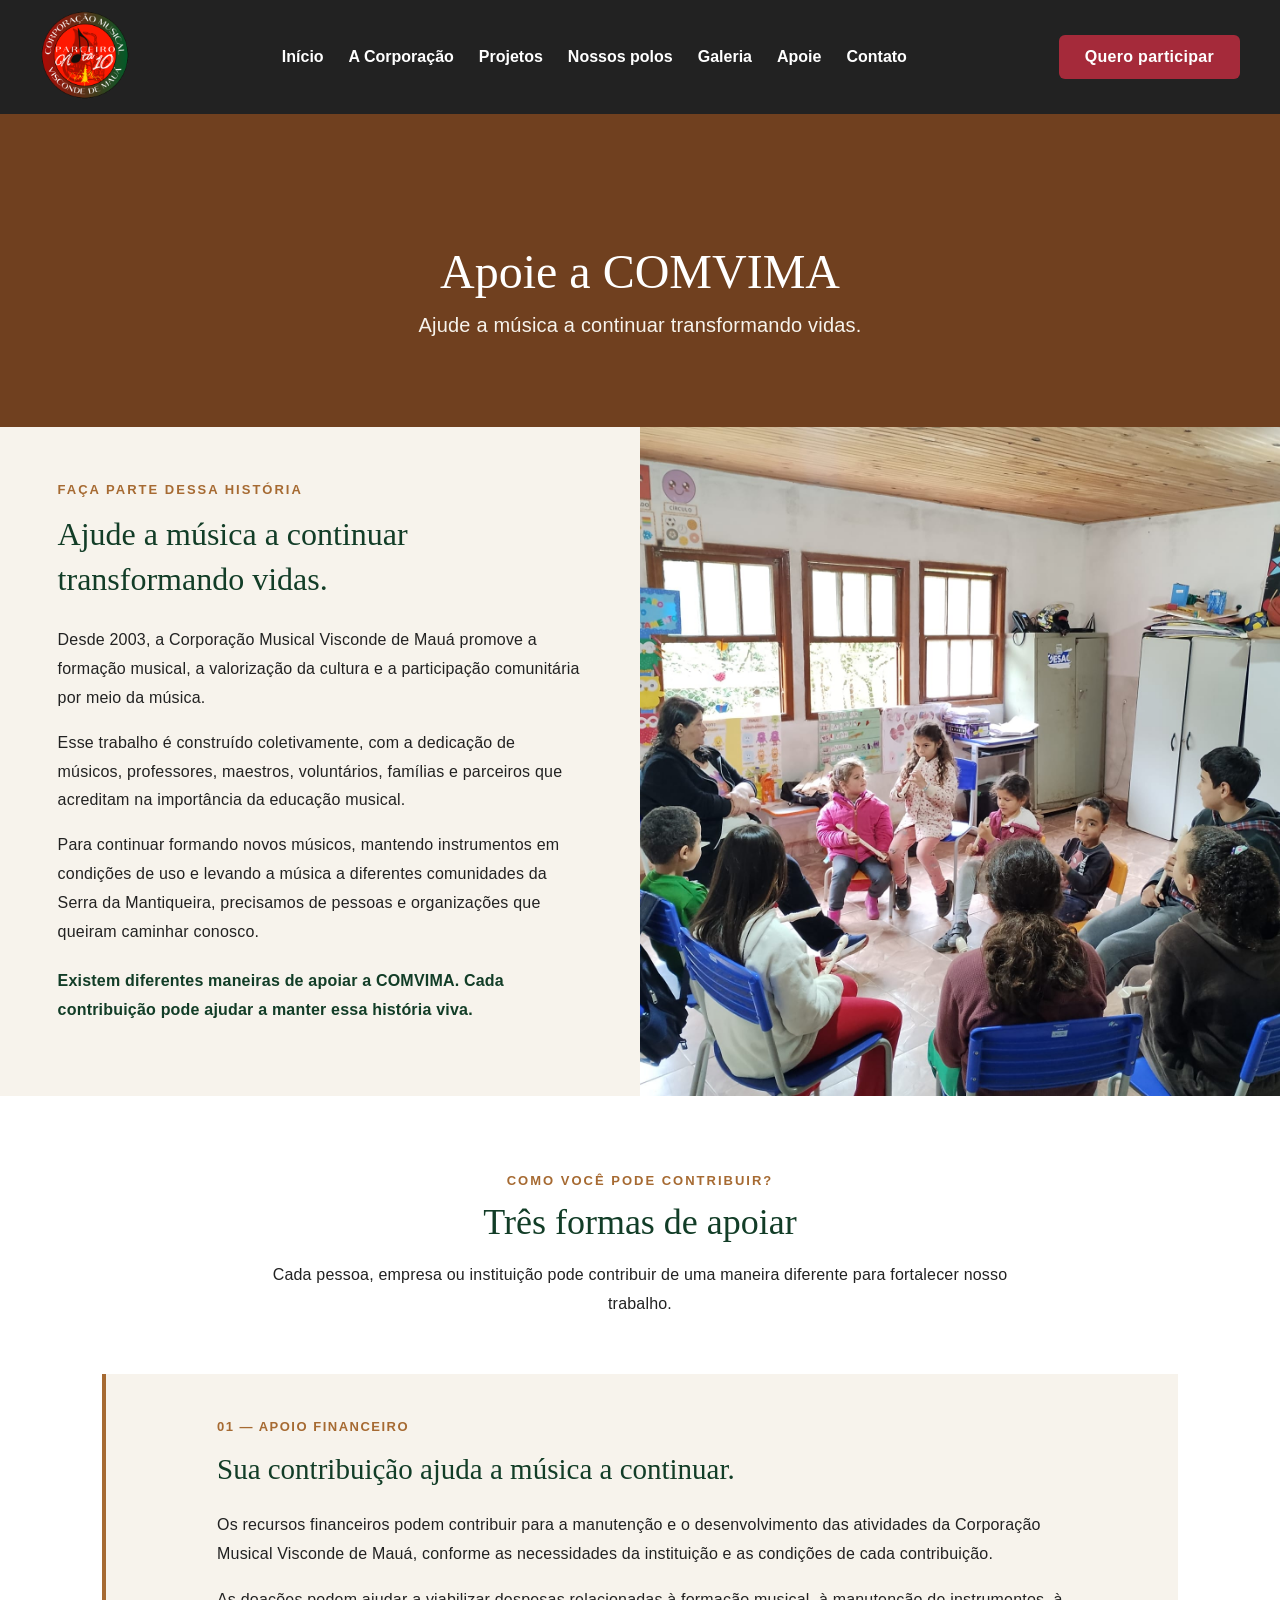
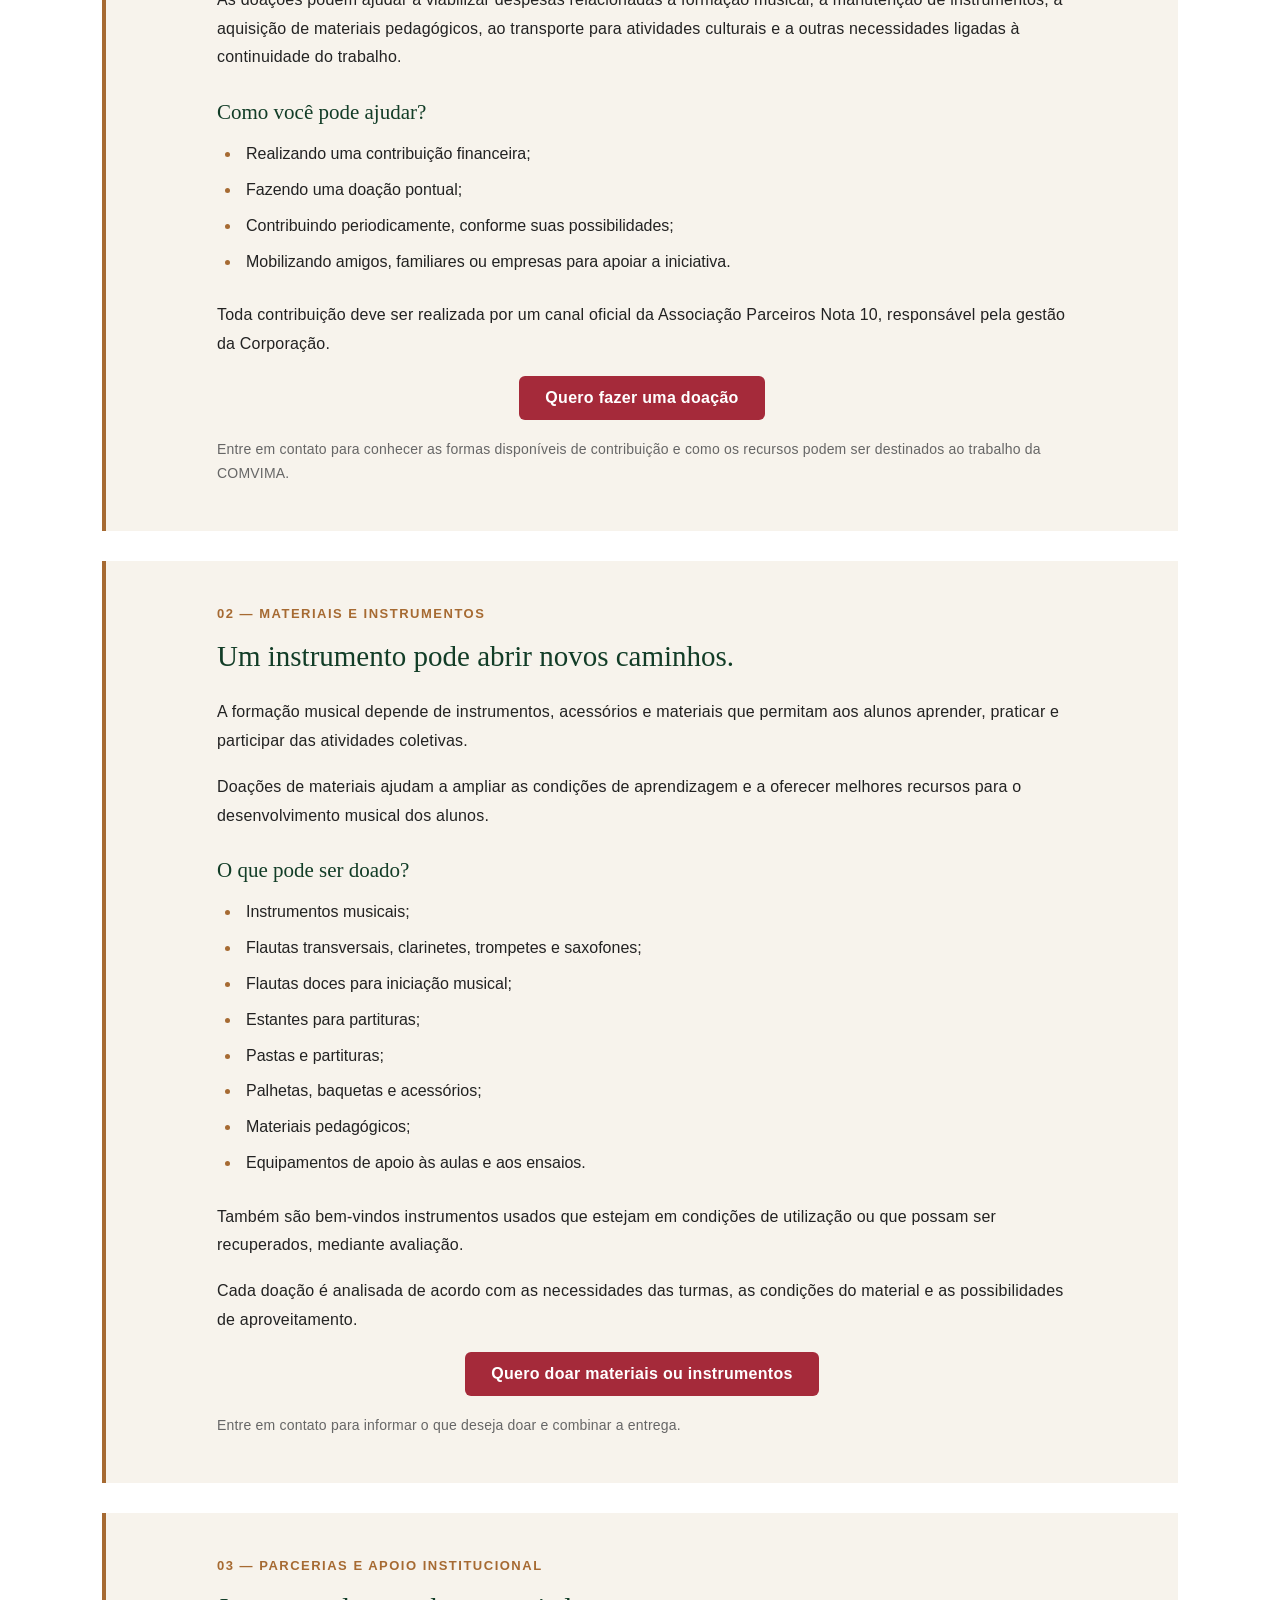
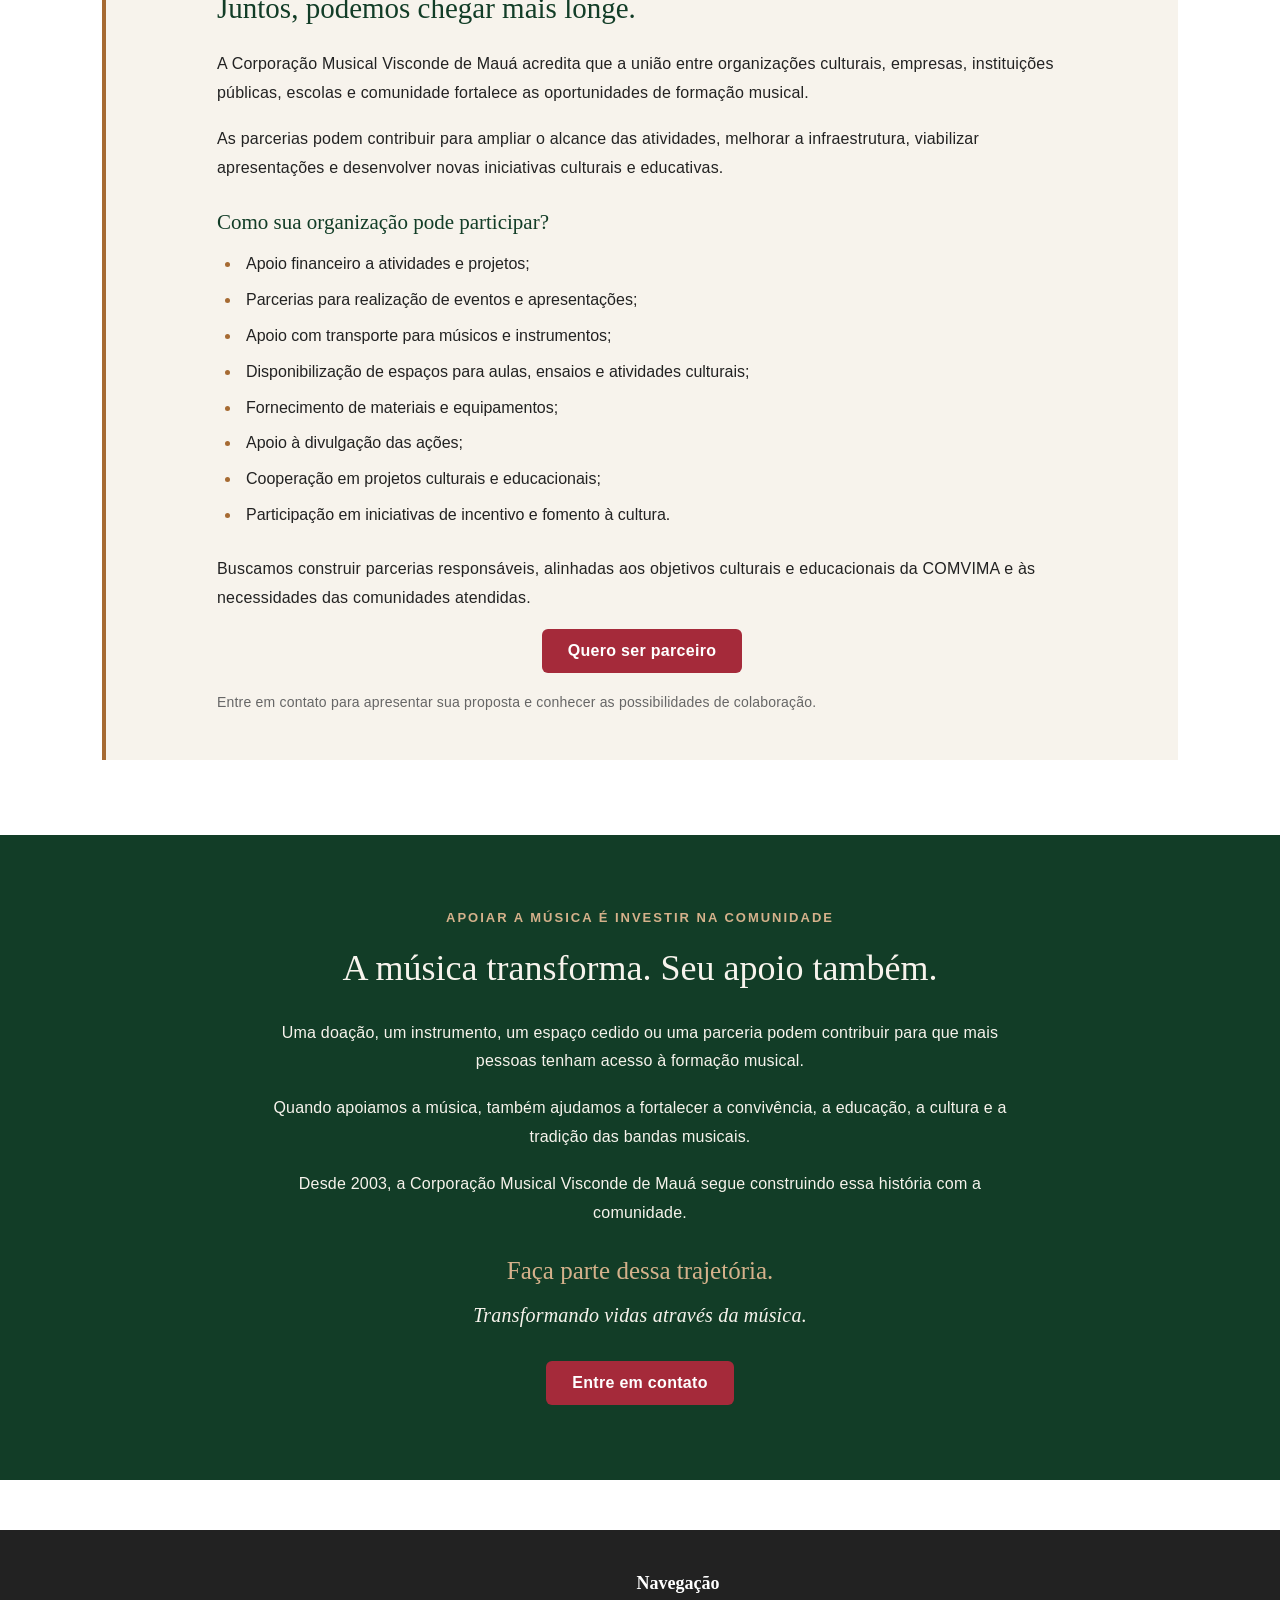
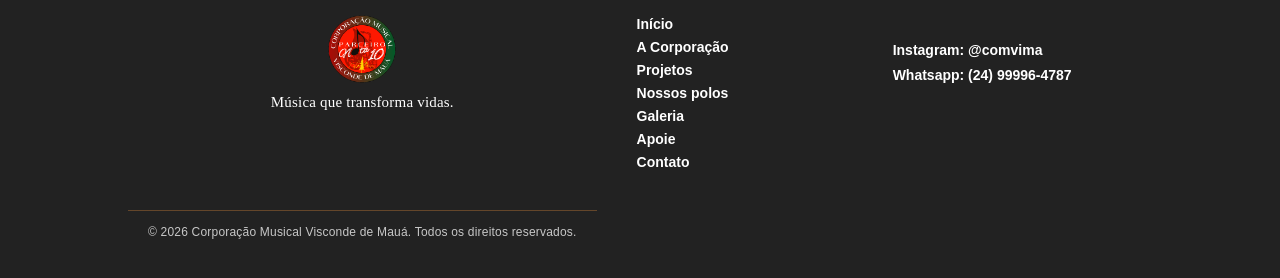
<file: apoie.html>
<!DOCTYPE html>
<html lang="pt-BR">
<head>
    <meta charset="UTF-8">
    <meta name="viewport" content="width=device-width, initial-scale=1.0">
    <title>Apoie a COMVIMA | Corporação Musical Visconde de Mauá</title>
    <link rel="stylesheet" href="css/style.css">
</head>

<body>

    <!-- CABEÇALHO -->
    <header class="cabecalho">
        <div class="logo">
            <a href="index.html">
                <img src="images/logo.png" alt="Logo da Corporação Musical Visconde de Mauá">
            </a>
        </div>

        <nav class="menu">
            <a href="index.html#inicio">Início</a>
            <a href="sobre.html">A Corporação</a>
            <a href="projetos.html">Projetos</a>
            <a href="polos.html">Nossos polos</a>
            <a href="index.html#galeria">Galeria</a>
            <a href="apoie.html">Apoie</a>
            <a href="contato.html">Contato</a>
        </nav>

        <a href="https://docs.google.com/forms/d/e/1FAIpQLSfgwmBQpoD8RC1PpNusXVZa9J5pFjQG6sTZpfMdHb0O4KegCQ/viewform?usp=header"
           class="botao">
            Quero participar
        </a>
    </header>

    <!-- ABERTURA DA PÁGINA APOIE -->
    <section class="hero-pagina hero-apoie">
        <h1>Apoie a COMVIMA</h1>
        <p>Ajude a música a continuar transformando vidas.</p>
    </section>

    <!-- INTRODUÇÃO -->
    <section class="introducao-apoie">

        <div class="texto-introducao-apoie">
            <span class="subtitulo-apoie">FAÇA PARTE DESSA HISTÓRIA</span>

            <h2>Ajude a música a continuar transformando vidas.</h2>

            <p>
                Desde 2003, a Corporação Musical Visconde de Mauá promove
                a formação musical, a valorização da cultura e a participação
                comunitária por meio da música.
            </p>

            <p>
                Esse trabalho é construído coletivamente, com a dedicação
                de músicos, professores, maestros, voluntários, famílias e
                parceiros que acreditam na importância da educação musical.
            </p>

            <p>
                Para continuar formando novos músicos, mantendo instrumentos
                em condições de uso e levando a música a diferentes comunidades
                da Serra da Mantiqueira, precisamos de pessoas e organizações
                que queiram caminhar conosco.
            </p>

            <p class="destaque-apoie">
                Existem diferentes maneiras de apoiar a COMVIMA. Cada
                contribuição pode ajudar a manter essa história viva.
            </p>
        </div>

        <div class="imagem-introducao-apoie">
            <img src="images/p01.jpeg"
                 alt="Atividades da Corporação Musical Visconde de Mauá">
        </div>

    </section>
        <!-- FORMAS DE APOIO -->
    <section class="formas-apoio-pagina">

        <div class="titulo-formas-apoio">
            <span class="subtitulo-apoie">COMO VOCÊ PODE CONTRIBUIR?</span>
            <h2>Três formas de apoiar</h2>
            <p>
                Cada pessoa, empresa ou instituição pode contribuir
                de uma maneira diferente para fortalecer nosso trabalho.
            </p>
        </div>

        <div class="lista-detalhes-apoio">

            <!-- APOIO FINANCEIRO -->
            <article class="detalhe-apoio" id="financeiro">
                <div class="conteudo-apoio">
                    <span class="numero-apoio">01 — APOIO FINANCEIRO</span>

                    <h2>Sua contribuição ajuda a música a continuar.</h2>

                    <p>
                        Os recursos financeiros podem contribuir para a
                        manutenção e o desenvolvimento das atividades da
                        Corporação Musical Visconde de Mauá, conforme as
                        necessidades da instituição e as condições de cada
                        contribuição.
                    </p>

                    <p>
                        As doações podem ajudar a viabilizar despesas
                        relacionadas à formação musical, à manutenção de
                        instrumentos, à aquisição de materiais pedagógicos,
                        ao transporte para atividades culturais e a outras
                        necessidades ligadas à continuidade do trabalho.
                    </p>

                    <h3>Como você pode ajudar?</h3>

                    <ul>
                        <li>Realizando uma contribuição financeira;</li>
                        <li>Fazendo uma doação pontual;</li>
                        <li>Contribuindo periodicamente, conforme suas possibilidades;</li>
                        <li>Mobilizando amigos, familiares ou empresas para apoiar a iniciativa.</li>
                    </ul>

                    <p>
                        Toda contribuição deve ser realizada por um canal
                        oficial da Associação Parceiros Nota 10, responsável
                        pela gestão da Corporação.
                    </p>

                    <a href="https://docs.google.com/forms/d/e/1FAIpQLSecaCvr0sL1NNlzO9TW2VgbWD8G8SymzFdGKfrNp0r9IDIK8A/viewform?usp=header"
   class="botao" target="_blank" rel="noopener noreferrer">
    Quero fazer uma doação
</a>

                    <p class="observacao-apoio">
                        Entre em contato para conhecer as formas disponíveis
                        de contribuição e como os recursos podem ser destinados
                        ao trabalho da COMVIMA.
                    </p>
                </div>
            </article>

            <!-- MATERIAIS E INSTRUMENTOS -->
            <article class="detalhe-apoio apoio-alternado" id="materiais">
                <div class="conteudo-apoio">
                    <span class="numero-apoio">02 — MATERIAIS E INSTRUMENTOS</span>

                    <h2>Um instrumento pode abrir novos caminhos.</h2>

                    <p>
                        A formação musical depende de instrumentos, acessórios
                        e materiais que permitam aos alunos aprender, praticar
                        e participar das atividades coletivas.
                    </p>

                    <p>
                        Doações de materiais ajudam a ampliar as condições de
                        aprendizagem e a oferecer melhores recursos para o
                        desenvolvimento musical dos alunos.
                    </p>

                    <h3>O que pode ser doado?</h3>

                    <ul>
                        <li>Instrumentos musicais;</li>
                        <li>Flautas transversais, clarinetes, trompetes e saxofones;</li>
                        <li>Flautas doces para iniciação musical;</li>
                        <li>Estantes para partituras;</li>
                        <li>Pastas e partituras;</li>
                        <li>Palhetas, baquetas e acessórios;</li>
                        <li>Materiais pedagógicos;</li>
                        <li>Equipamentos de apoio às aulas e aos ensaios.</li>
                    </ul>

                    <p>
                        Também são bem-vindos instrumentos usados que estejam
                        em condições de utilização ou que possam ser recuperados,
                        mediante avaliação.
                    </p>

                    <p>
                        Cada doação é analisada de acordo com as necessidades
                        das turmas, as condições do material e as possibilidades
                        de aproveitamento.
                    </p>

                    <a href="https://docs.google.com/forms/d/e/1FAIpQLSecaCvr0sL1NNlzO9TW2VgbWD8G8SymzFdGKfrNp0r9IDIK8A/viewform?usp=header"
   class="botao" target="_blank" rel="noopener noreferrer">
    Quero doar materiais ou instrumentos
</a>

                    <p class="observacao-apoio">
                        Entre em contato para informar o que deseja doar
                        e combinar a entrega.
                    </p>
                </div>
            </article>

            <!-- PARCERIAS -->
            <article class="detalhe-apoio" id="parcerias">
                <div class="conteudo-apoio">
                    <span class="numero-apoio">03 — PARCERIAS E APOIO INSTITUCIONAL</span>

                    <h2>Juntos, podemos chegar mais longe.</h2>

                    <p>
                        A Corporação Musical Visconde de Mauá acredita que
                        a união entre organizações culturais, empresas,
                        instituições públicas, escolas e comunidade fortalece
                        as oportunidades de formação musical.
                    </p>

                    <p>
                        As parcerias podem contribuir para ampliar o alcance
                        das atividades, melhorar a infraestrutura, viabilizar
                        apresentações e desenvolver novas iniciativas culturais
                        e educativas.
                    </p>

                    <h3>Como sua organização pode participar?</h3>

                    <ul>
                        <li>Apoio financeiro a atividades e projetos;</li>
                        <li>Parcerias para realização de eventos e apresentações;</li>
                        <li>Apoio com transporte para músicos e instrumentos;</li>
                        <li>Disponibilização de espaços para aulas, ensaios e atividades culturais;</li>
                        <li>Fornecimento de materiais e equipamentos;</li>
                        <li>Apoio à divulgação das ações;</li>
                        <li>Cooperação em projetos culturais e educacionais;</li>
                        <li>Participação em iniciativas de incentivo e fomento à cultura.</li>
                    </ul>

                    <p>
                        Buscamos construir parcerias responsáveis, alinhadas
                        aos objetivos culturais e educacionais da COMVIMA e
                        às necessidades das comunidades atendidas.
                    </p>

                    <a href="https://docs.google.com/forms/d/e/1FAIpQLSecaCvr0sL1NNlzO9TW2VgbWD8G8SymzFdGKfrNp0r9IDIK8A/viewform?usp=header"
   class="botao" target="_blank" rel="noopener noreferrer">
    Quero ser parceiro
</a>

                    <p class="observacao-apoio">
                        Entre em contato para apresentar sua proposta e
                        conhecer as possibilidades de colaboração.
                    </p>
                </div>
            </article>

        </div>
    </section>
    <!-- ENCERRAMENTO DA PÁGINA APOIE -->
    <section class="final-apoie">

        <span class="subtitulo-apoie">
            APOIAR A MÚSICA É INVESTIR NA COMUNIDADE
        </span>

        <h2>A música transforma. Seu apoio também.</h2>

        <p>
            Uma doação, um instrumento, um espaço cedido ou uma parceria
            podem contribuir para que mais pessoas tenham acesso à formação musical.
        </p>

        <p>
            Quando apoiamos a música, também ajudamos a fortalecer a convivência,
            a educação, a cultura e a tradição das bandas musicais.
        </p>

        <p>
            Desde 2003, a Corporação Musical Visconde de Mauá segue
            construindo essa história com a comunidade.
        </p>

        <h3>Faça parte dessa trajetória.</h3>

        <p class="frase-final-apoie">
            Transformando vidas através da música.
        </p>

      <a href="contato.html" class="botao">
    Entre em contato
</a>
    </section>
    <footer class="rodape">
                <div class="rodape-conteudo">
                    <div class="rodape-identidade">
                        <img src="images/logo.png" alt="Corporação Musical Visconde de Mauá">
                        <p>Música que transforma vidas.</p>
                    </div>
                    <div class="rodape-links">
                        <h3>Navegação</h3>
                        <a href="index.html#inicio">Início</a>
                        <a href="sobre.html">A Corporação</a>
                        <a href="projetos.html">Projetos</a>
                        <a href="polos.html">Nossos polos</a>
                        <a href="index.html#galeria">Galeria</a>
                        <a href="apoie.html">Apoie</a>
                        <a href="contato.html">Contato</a>
                    </div>
                    <div class="rodape-contato">
                        <a href="https://www.instagram.com/comvima/" target="_blank">
                            Instagram: @comvima
                        </a>
                        <a href="https://wa.me/5524999964787" target="_blank">
                            Whatsapp: (24) 99996-4787
                        </a>
                    </div>
                    <div class="rodape-final">
                        <p>© 2026 Corporação Musical Visconde de Mauá. Todos os direitos reservados.</p>
                    </div>
                </div>
            </footer>
</body>
</html>
</file>
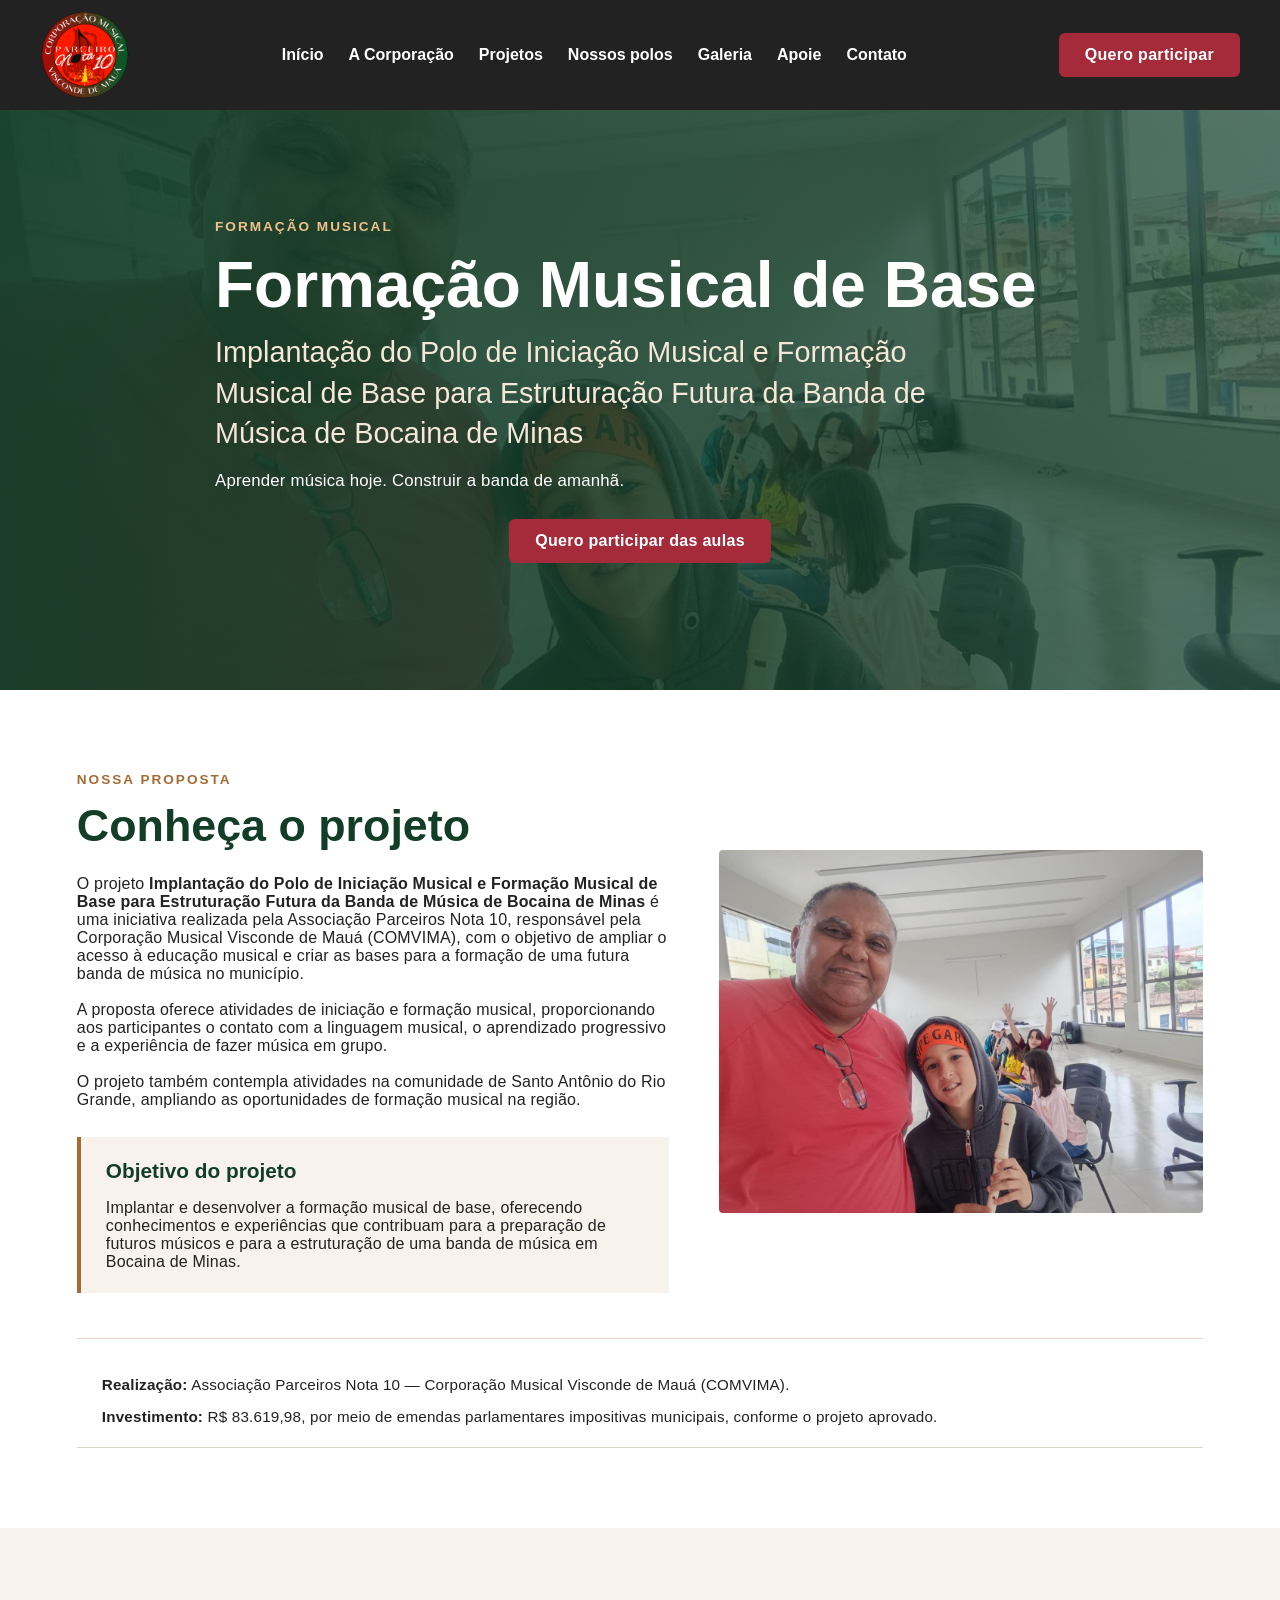
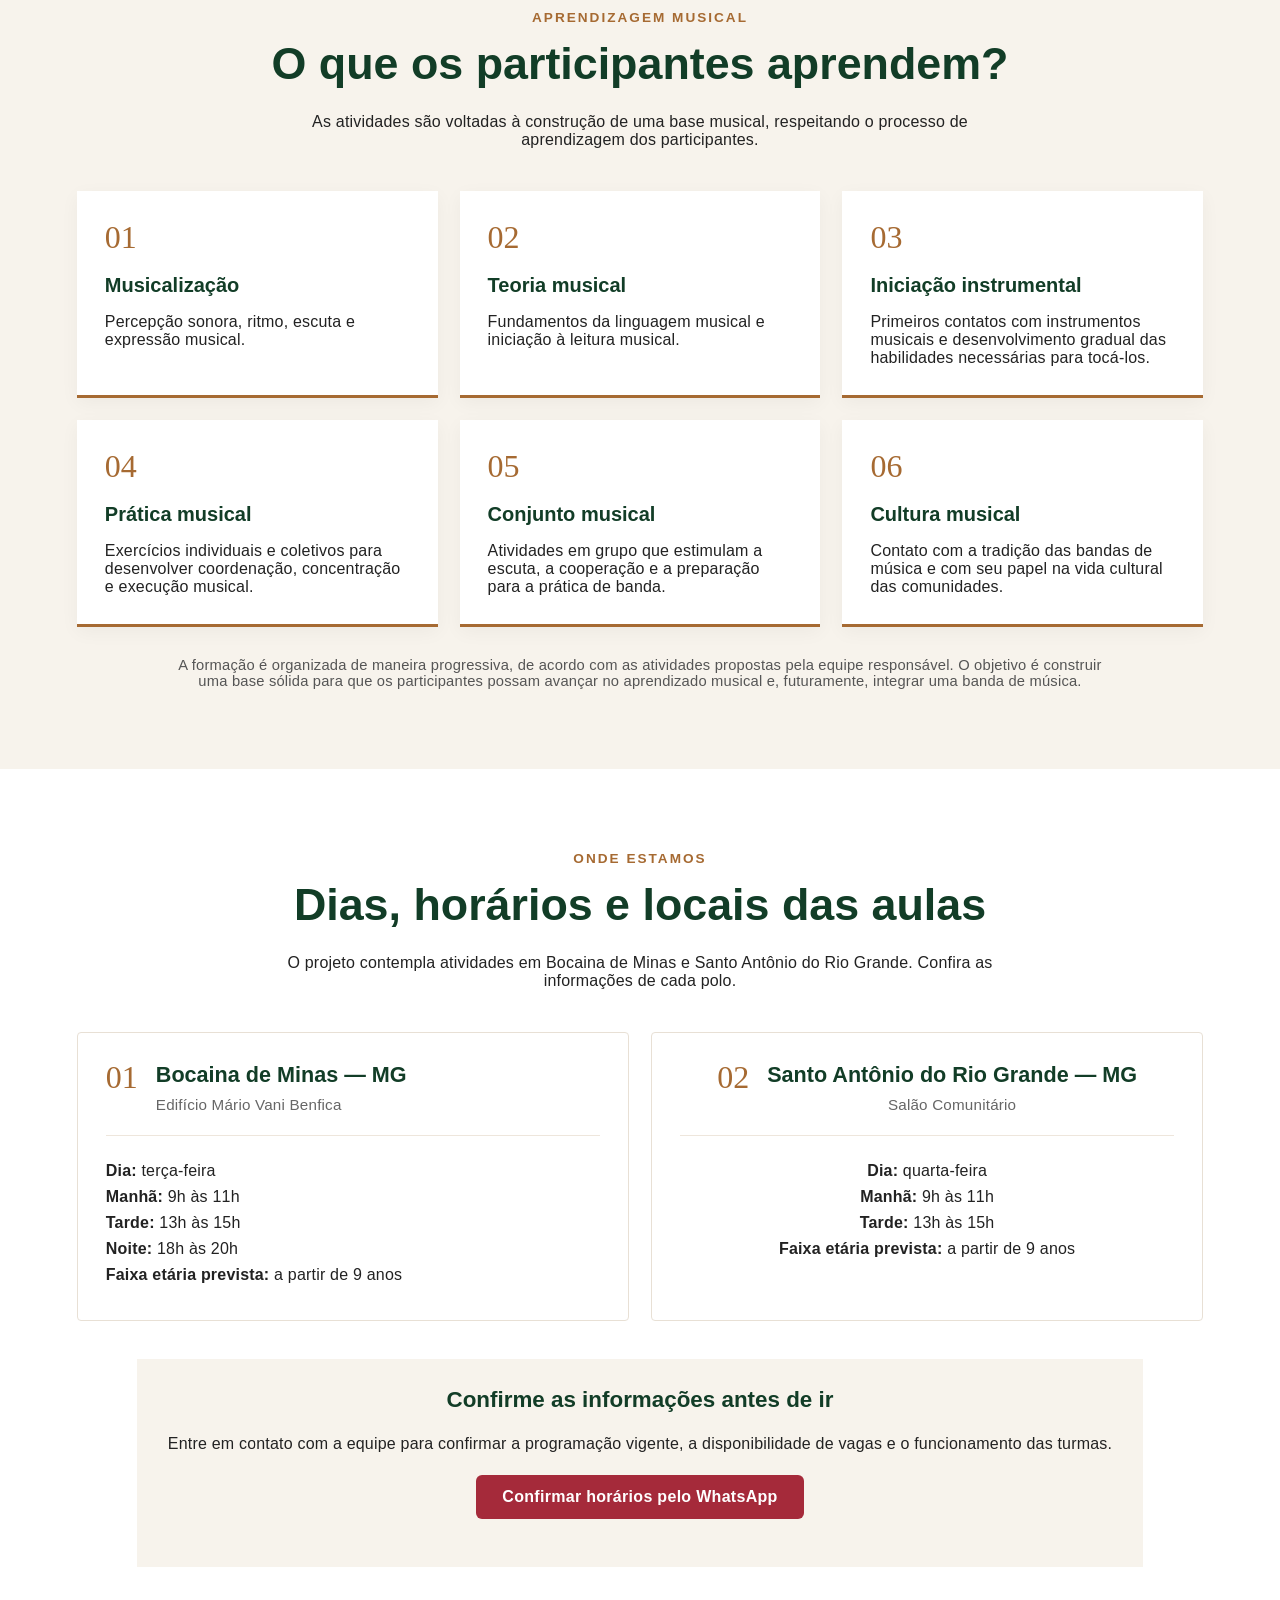
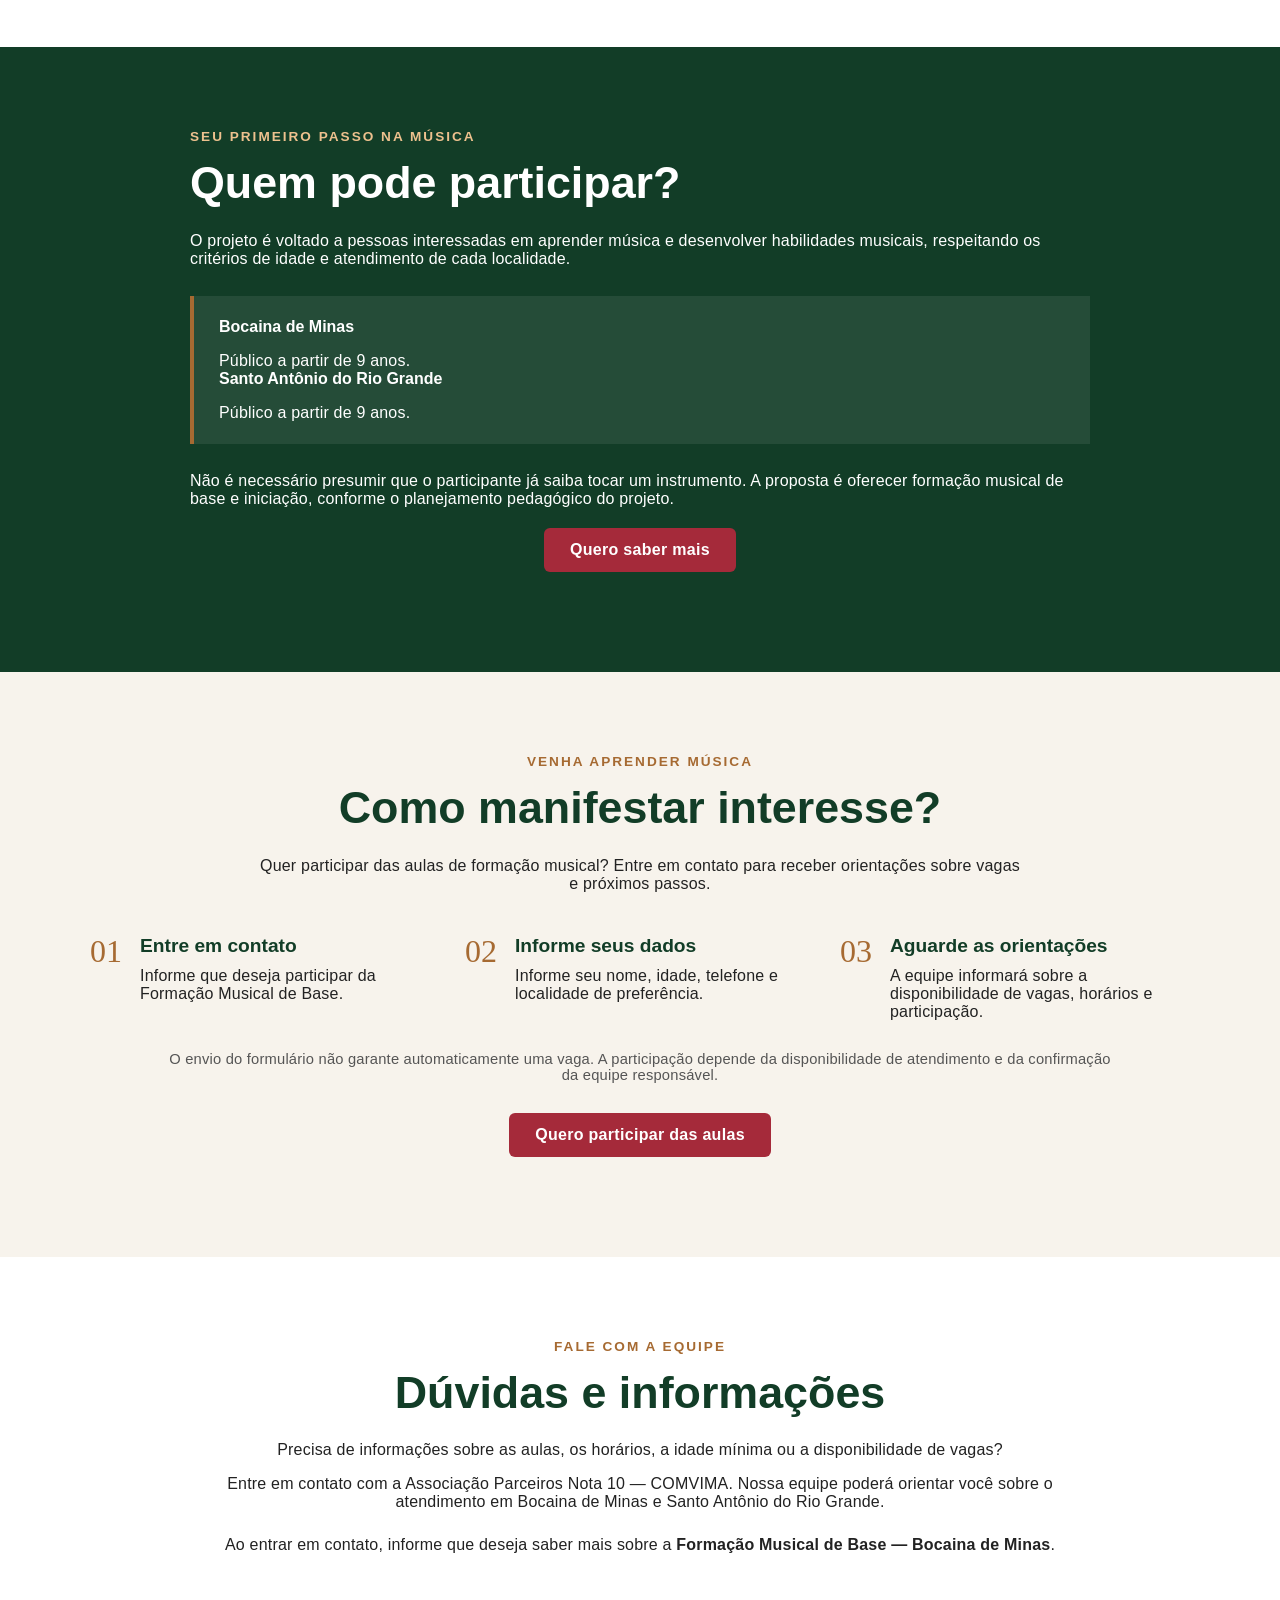
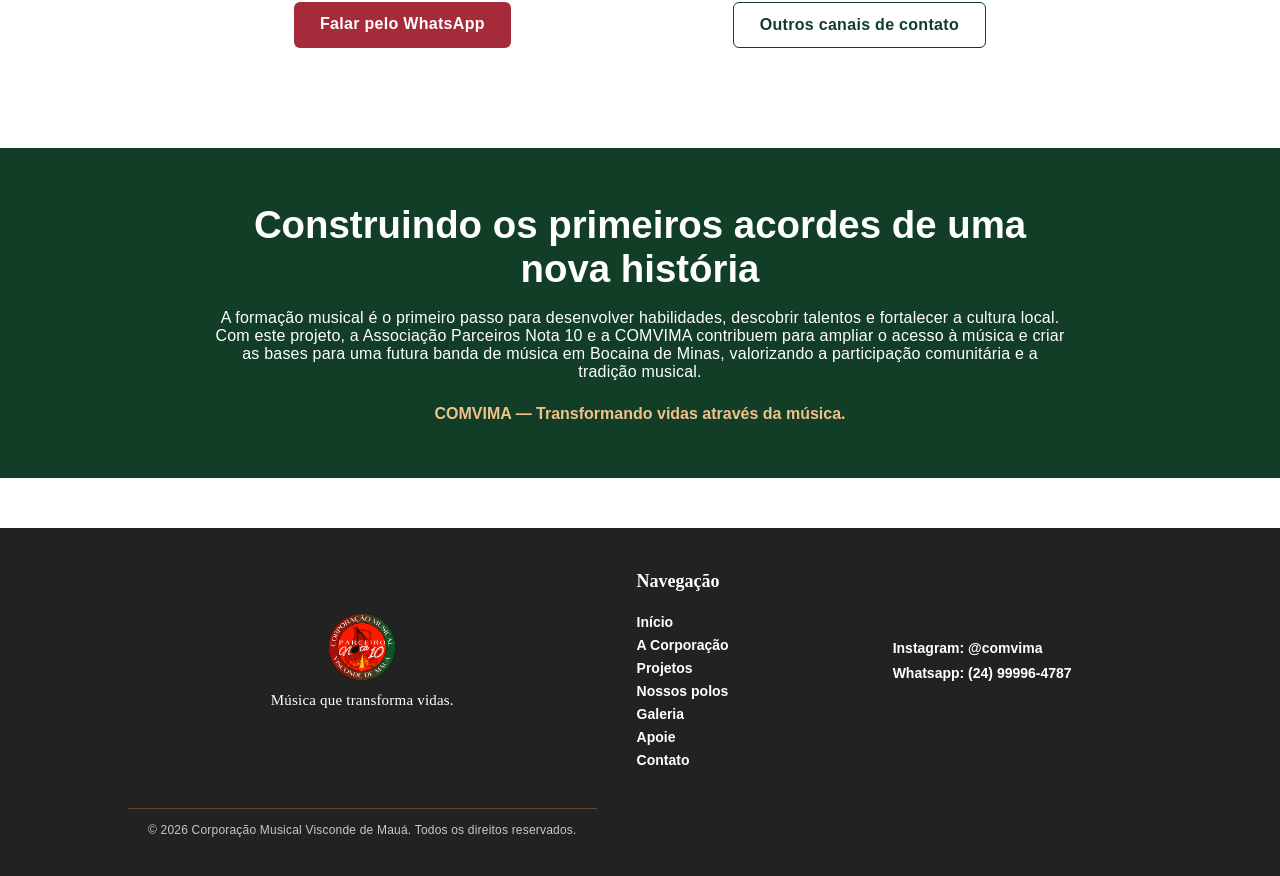
<file: bocaina.html>
<!DOCTYPE html>
<html lang="pt-BR">
<head>
    <meta charset="UTF-8">
    <meta name="viewport" content="width=device-width, initial-scale=1.0">
    <title>Nossos Projetos | COMVIMA</title>
    <link rel="stylesheet" href="css/style.css">
</head>
<body>
    <header>
        <img src="images/logo.png" alt="Logo da Corporação Musical Visconde de Mauá">
        <nav>
            <a href="index.html#inicio">Início</a>
            <a href="sobre.html">A Corporação</a>
            <a href="projetos.html">Projetos</a>
            <a href="polos.html">Nossos polos</a>
            <a href="index.html#galeria">Galeria</a>
            <a href="apoie.html">Apoie</a>
            <a href="contato.html">Contato</a>
        </nav>
        <a href="https://docs.google.com/forms/d/e/1FAIpQLSfgwmBQpoD8RC1PpNusXVZa9J5pFjQG6sTZpfMdHb0O4KegCQ/viewform?usp=header"
             class="botao"
             target="_blank">
             Quero participar
            </a>
    </header>
    <main class="pagina-bocaina">

    <!-- ABERTURA -->
    <section class="hero-sss hero-bocaina">
        <div class="hero-sss-conteudo">
            <span class="etiqueta-sss">Formação musical</span>

            <h1>Formação Musical de Base</h1>

            <h2>
                Implantação do Polo de Iniciação Musical e Formação
                Musical de Base para Estruturação Futura da Banda
                de Música de Bocaina de Minas
            </h2>

            <p>
                Aprender música hoje. Construir a banda de amanhã.
            </p>

            <a href="https://docs.google.com/forms/d/e/1FAIpQLSfgwmBQpoD8RC1PpNusXVZa9J5pFjQG6sTZpfMdHb0O4KegCQ/viewform?usp=header" class="botao">
                Quero participar das aulas
            </a>
        </div>
    </section>


    <!-- CONHEÇA O PROJETO -->
    <section class="secao-sss" id="conheca-bocaina">

        <div class="sss-introducao">

            <div class="sss-texto">
                <span class="subtitulo-sss">Nossa proposta</span>

                <h2>Conheça o projeto</h2>

                <p>
                    O projeto <strong>Implantação do Polo de Iniciação
                    Musical e Formação Musical de Base para Estruturação
                    Futura da Banda de Música de Bocaina de Minas</strong>
                    é uma iniciativa realizada pela Associação Parceiros
                    Nota 10, responsável pela Corporação Musical Visconde
                    de Mauá (COMVIMA), com o objetivo de ampliar o acesso
                    à educação musical e criar as bases para a formação
                    de uma futura banda de música no município.
                </p>

                <p>
                    A proposta oferece atividades de iniciação e formação
                    musical, proporcionando aos participantes o contato
                    com a linguagem musical, o aprendizado progressivo
                    e a experiência de fazer música em grupo.
                </p>

                <p>
                    O projeto também contempla atividades na comunidade
                    de Santo Antônio do Rio Grande, ampliando as
                    oportunidades de formação musical na região.
                </p>

                <div class="objetivo-sss">
                    <h3>Objetivo do projeto</h3>

                    <p>
                        Implantar e desenvolver a formação musical de
                        base, oferecendo conhecimentos e experiências
                        que contribuam para a preparação de futuros
                        músicos e para a estruturação de uma banda
                        de música em Bocaina de Minas.
                    </p>
                </div>
            </div>

            <div class="sss-imagem-principal">
                <img
                    src="images/bcp.jpeg"
                    alt="Atividades de formação musical em Bocaina de Minas"
                >
            </div>

        </div>

        <div class="apoio-institucional-sss">
            <p>
                <strong>Realização:</strong> Associação Parceiros Nota 10
                — Corporação Musical Visconde de Mauá (COMVIMA).
            </p>

            <p>
                <strong>Investimento:</strong> R$ 83.619,98, por meio de
                emendas parlamentares impositivas municipais, conforme
                o projeto aprovado.
            </p>
        </div>

    </section>


    <!-- ATIVIDADES -->
    <section class="atividades-sss" id="atividades-bocaina">

        <div class="titulo-secao-sss">
            <span class="subtitulo-sss">Aprendizagem musical</span>

            <h2>O que os participantes aprendem?</h2>

            <p>
                As atividades são voltadas à construção de uma base
                musical, respeitando o processo de aprendizagem
                dos participantes.
            </p>
        </div>

        <div class="grade-atividades-sss">

            <article class="card-atividade-sss">
                <span class="numero-atividade-sss">01</span>
                <h3>Musicalização</h3>
                <p>
                    Percepção sonora, ritmo, escuta e expressão musical.
                </p>
            </article>

            <article class="card-atividade-sss">
                <span class="numero-atividade-sss">02</span>
                <h3>Teoria musical</h3>
                <p>
                    Fundamentos da linguagem musical e iniciação
                    à leitura musical.
                </p>
            </article>

            <article class="card-atividade-sss">
                <span class="numero-atividade-sss">03</span>
                <h3>Iniciação instrumental</h3>
                <p>
                    Primeiros contatos com instrumentos musicais e
                    desenvolvimento gradual das habilidades necessárias
                    para tocá-los.
                </p>
            </article>

            <article class="card-atividade-sss">
                <span class="numero-atividade-sss">04</span>
                <h3>Prática musical</h3>
                <p>
                    Exercícios individuais e coletivos para desenvolver
                    coordenação, concentração e execução musical.
                </p>
            </article>

            <article class="card-atividade-sss">
                <span class="numero-atividade-sss">05</span>
                <h3>Conjunto musical</h3>
                <p>
                    Atividades em grupo que estimulam a escuta,
                    a cooperação e a preparação para a prática de banda.
                </p>
            </article>

            <article class="card-atividade-sss">
                <span class="numero-atividade-sss">06</span>
                <h3>Cultura musical</h3>
                <p>
                    Contato com a tradição das bandas de música
                    e com seu papel na vida cultural das comunidades.
                </p>
            </article>

        </div>

        <p class="observacao-sss">
            A formação é organizada de maneira progressiva, de acordo
            com as atividades propostas pela equipe responsável.
            O objetivo é construir uma base sólida para que os
            participantes possam avançar no aprendizado musical e,
            futuramente, integrar uma banda de música.
        </p>

    </section>


    <!-- LOCAIS E HORÁRIOS -->
    <section class="locais-sss" id="locais-bocaina">

        <div class="titulo-secao-sss">
            <span class="subtitulo-sss">Onde estamos</span>

            <h2>Dias, horários e locais das aulas</h2>

            <p>
                O projeto contempla atividades em Bocaina de Minas
                e Santo Antônio do Rio Grande. Confira as informações
                de cada polo.
            </p>
        </div>

        <div class="lista-locais-sss">

            <!-- BOCAINA DE MINAS -->
            <article class="card-local-sss">
                <div class="card-local-topo">
                    <span class="local-numero-sss">01</span>

                    <div>
                        <h3>Bocaina de Minas — MG</h3>
                        <p class="nome-local-sss">
                            Edifício Mário Vani Benfica
                        </p>
                    </div>
                </div>

                <div class="informacoes-local-sss">
                    <p><strong>Dia:</strong> terça-feira</p>

                    <p><strong>Manhã:</strong> 9h às 11h</p>

                    <p><strong>Tarde:</strong> 13h às 15h</p>

                    <p><strong>Noite:</strong> 18h às 20h</p>

                    <p><strong>Faixa etária prevista:</strong>
                    a partir de 9 anos</p>
                </div>
            </article>


            <!-- SANTO ANTÔNIO DO RIO GRANDE -->
            <article class="card-local-sss">
                <div class="card-local-topo">
                    <span class="local-numero-sss">02</span>

                    <div>
                        <h3>Santo Antônio do Rio Grande — MG</h3>
                        <p class="nome-local-sss">
                            Salão Comunitário
                        </p>
                    </div>
                </div>

                <div class="informacoes-local-sss">
                    <p><strong>Dia:</strong> quarta-feira</p>

                    <p><strong>Manhã:</strong> 9h às 11h</p>

                    <p><strong>Tarde:</strong> 13h às 15h</p>

                    <p><strong>Faixa etária prevista:</strong>
                    a partir de 9 anos</p>
                </div>
            </article>

        </div>

        <div class="aviso-horarios-sss">
            <h3>Confirme as informações antes de ir</h3>

            <p>
                Entre em contato com a equipe para confirmar a
                programação vigente, a disponibilidade de vagas
                e o funcionamento das turmas.
            </p>

            <a
                href="https://wa.me/5524999964787"
                class="botao"
                target="_blank"
                rel="noopener noreferrer"
            >
                Confirmar horários pelo WhatsApp
            </a>
        </div>

    </section>


    <!-- QUEM PODE PARTICIPAR -->
    <section class="participacao-sss" id="participacao-bocaina">

        <div class="participacao-sss-conteudo">
            <span class="subtitulo-sss">Seu primeiro passo na música</span>

            <h2>Quem pode participar?</h2>

            <p>
                O projeto é voltado a pessoas interessadas em aprender
                música e desenvolver habilidades musicais, respeitando
                os critérios de idade e atendimento de cada localidade.
            </p>

            <div class="destaque-participacao-sss">
                <strong>Bocaina de Minas</strong>
                <p>Público a partir de 9 anos.</p>

                <strong>Santo Antônio do Rio Grande</strong>
                <p>Público a partir de 9 anos.</p>
            </div>

            <p>
                Não é necessário presumir que o participante já saiba
                tocar um instrumento. A proposta é oferecer formação
                musical de base e iniciação, conforme o planejamento
                pedagógico do projeto.
            </p>

            <a href="contato.html" class="botao">
                Quero saber mais
            </a>
        </div>

    </section>


    <!-- INSCRIÇÃO -->
    <section class="inscricao-sss" id="inscricao-bocaina">

        <div class="titulo-secao-sss">
            <span class="subtitulo-sss">Venha aprender música</span>

            <h2>Como manifestar interesse?</h2>

            <p>
                Quer participar das aulas de formação musical?
                Entre em contato para receber orientações sobre
                vagas e próximos passos.
            </p>
        </div>

        <div class="etapas-inscricao-sss">

            <article class="etapa-inscricao-sss">
                <span>01</span>

                <div>
                    <h3>Entre em contato</h3>
                    <p>
                        Informe que deseja participar da Formação
                        Musical de Base.
                    </p>
                </div>
            </article>

            <article class="etapa-inscricao-sss">
                <span>02</span>

                <div>
                    <h3>Informe seus dados</h3>
                    <p>
                        Informe seu nome, idade, telefone e localidade
                        de preferência.
                    </p>
                </div>
            </article>

            <article class="etapa-inscricao-sss">
                <span>03</span>

                <div>
                    <h3>Aguarde as orientações</h3>
                    <p>
                        A equipe informará sobre a disponibilidade
                        de vagas, horários e participação.
                    </p>
                </div>
            </article>

        </div>

        <p class="observacao-sss">
            O envio do formulário não garante automaticamente uma vaga.
            A participação depende da disponibilidade de atendimento
            e da confirmação da equipe responsável.
        </p>

        <div class="botoes-inscricao-sss">
            <a
                href="https://docs.google.com/forms/d/e/1FAIpQLSfgwmBQpoD8RC1PpNusXVZa9J5pFjQG6sTZpfMdHb0O4KegCQ/viewform?usp=header"
                class="botao"
                target="_blank"
                rel="noopener noreferrer"
            >
                Quero participar das aulas
            </a>
        </div>

    </section>


    <!-- CONTATO -->
    <section class="contato-sss" id="contato-bocaina">

        <span class="subtitulo-sss">Fale com a equipe</span>

        <h2>Dúvidas e informações</h2>

        <p>
            Precisa de informações sobre as aulas, os horários,
            a idade mínima ou a disponibilidade de vagas?
        </p>

        <p>
            Entre em contato com a Associação Parceiros Nota 10 —
            COMVIMA. Nossa equipe poderá orientar você sobre o
            atendimento em Bocaina de Minas e Santo Antônio do Rio Grande.
        </p>

        <p class="orientacao-contato-sss">
            Ao entrar em contato, informe que deseja saber mais sobre
            a <strong>Formação Musical de Base — Bocaina de Minas</strong>.
        </p>

        <div class="botoes-contato-sss">
            <a
                href="https://wa.me/5524999964787"
                class="botao"
                target="_blank"
                rel="noopener noreferrer"
            >
                Falar pelo WhatsApp
            </a>

            <a href="contato.html" class="botao botao-secundario-sss">
                Outros canais de contato
            </a>
        </div>

    </section>


    <!-- ENCERRAMENTO -->
    <section class="final-sss">
        <h2>Construindo os primeiros acordes de uma nova história</h2>

        <p>
            A formação musical é o primeiro passo para desenvolver
            habilidades, descobrir talentos e fortalecer a cultura local.
            Com este projeto, a Associação Parceiros Nota 10 e a COMVIMA
            contribuem para ampliar o acesso à música e criar as bases
            para uma futura banda de música em Bocaina de Minas,
            valorizando a participação comunitária e a tradição musical.
        </p>

        <strong>COMVIMA — Transformando vidas através da música.</strong>
    </section>

</main>
    <footer class="rodape">
                <div class="rodape-conteudo">
                    <div class="rodape-identidade">
                        <img src="images/logo.png" alt="Corporação Musical Visconde de Mauá">
                        <p>Música que transforma vidas.</p>
                    </div>
                    <div class="rodape-links">
                        <h3>Navegação</h3>
                        <a href="index.html#inicio">Início</a>
                        <a href="sobre.html">A Corporação</a>
                        <a href="projetos.html">Projetos</a>
                        <a href="polos.html">Nossos polos</a>
                        <a href="index.html#galeria">Galeria</a>
                        <a href="apoie.html">Apoie</a>
                        <a href="contato.html">Contato</a>
                    </div>
                    <div class="rodape-contato">
                        <a href="https://www.instagram.com/comvima/" target="_blank">
                            Instagram: @comvima
                        </a>
                        <a href="https://wa.me/5524999964787" target="_blank">
                            Whatsapp: (24) 99996-4787
                        </a>
                    </div>
                    <div class="rodape-final">
                        <p>© 2026 Corporação Musical Visconde de Mauá. Todos os direitos reservados.</p>
                    </div>
                </div>
            </footer>
</body>
</html>
</file>
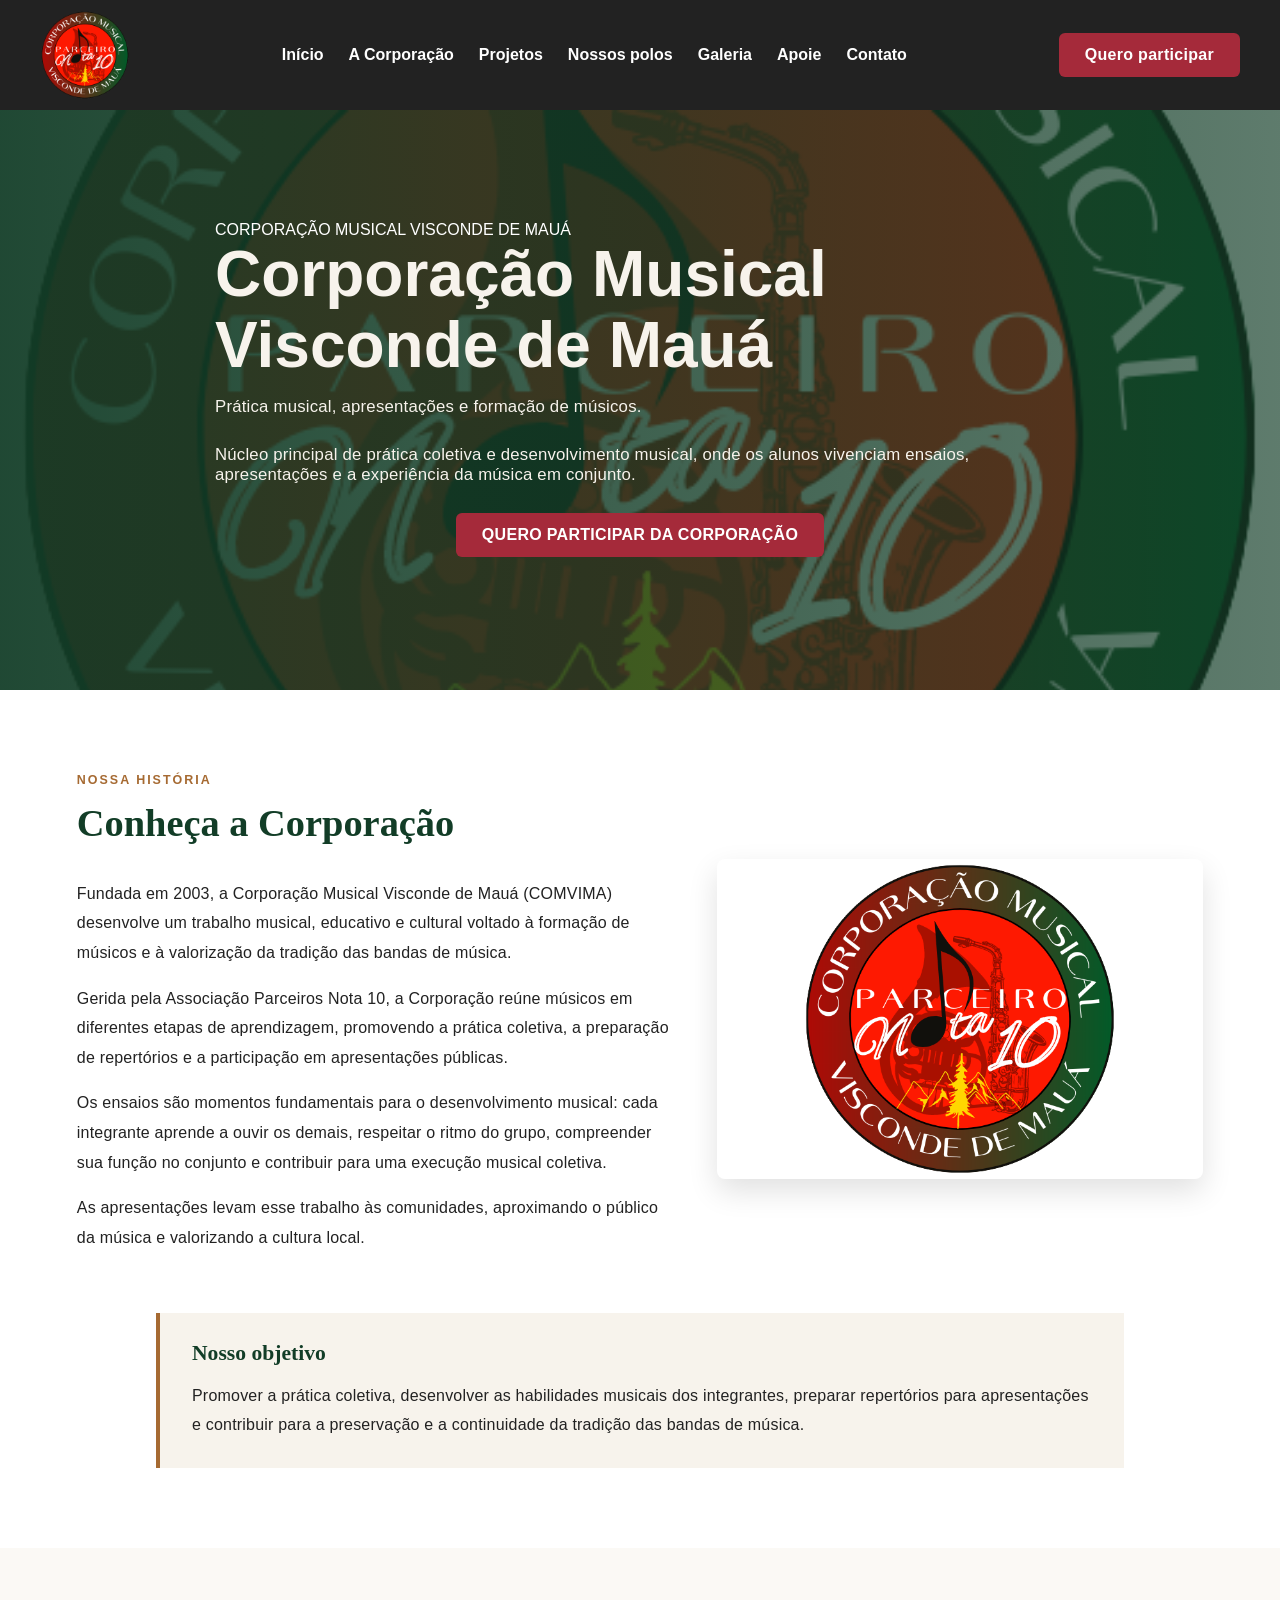
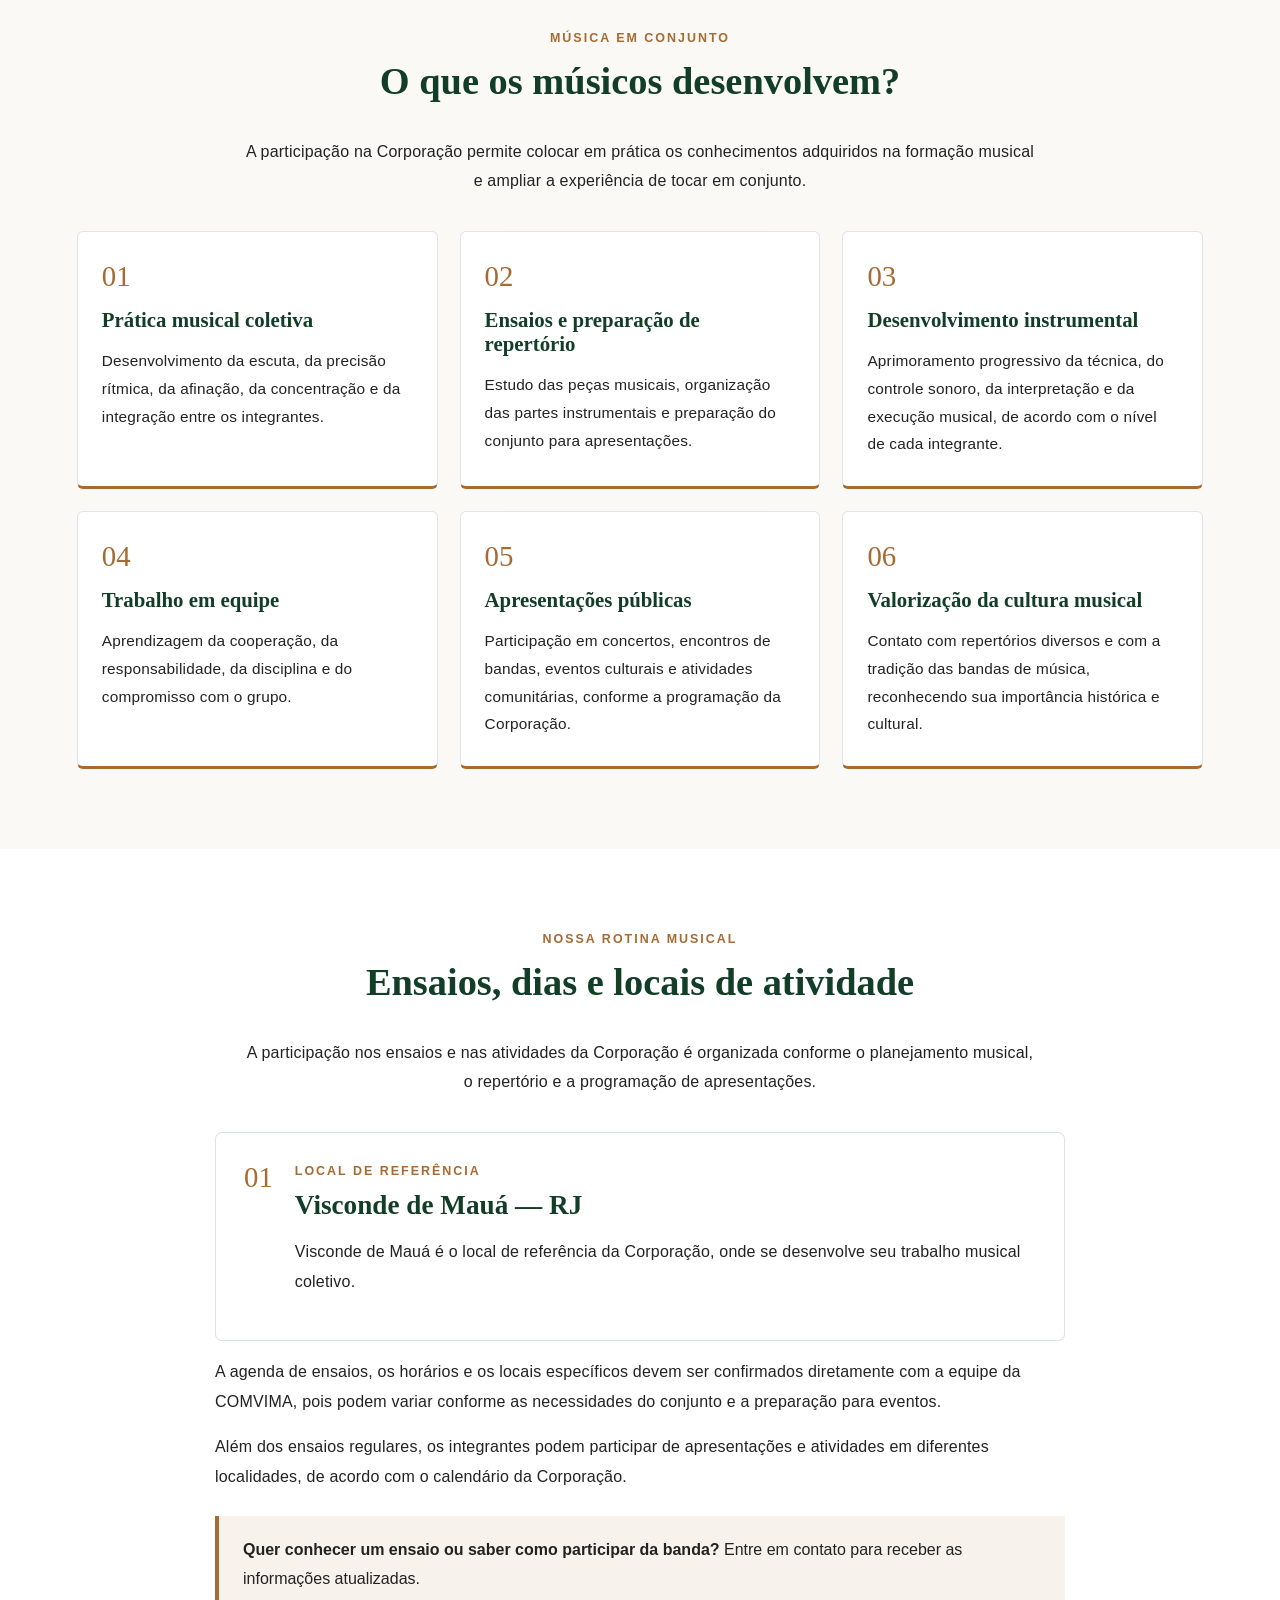
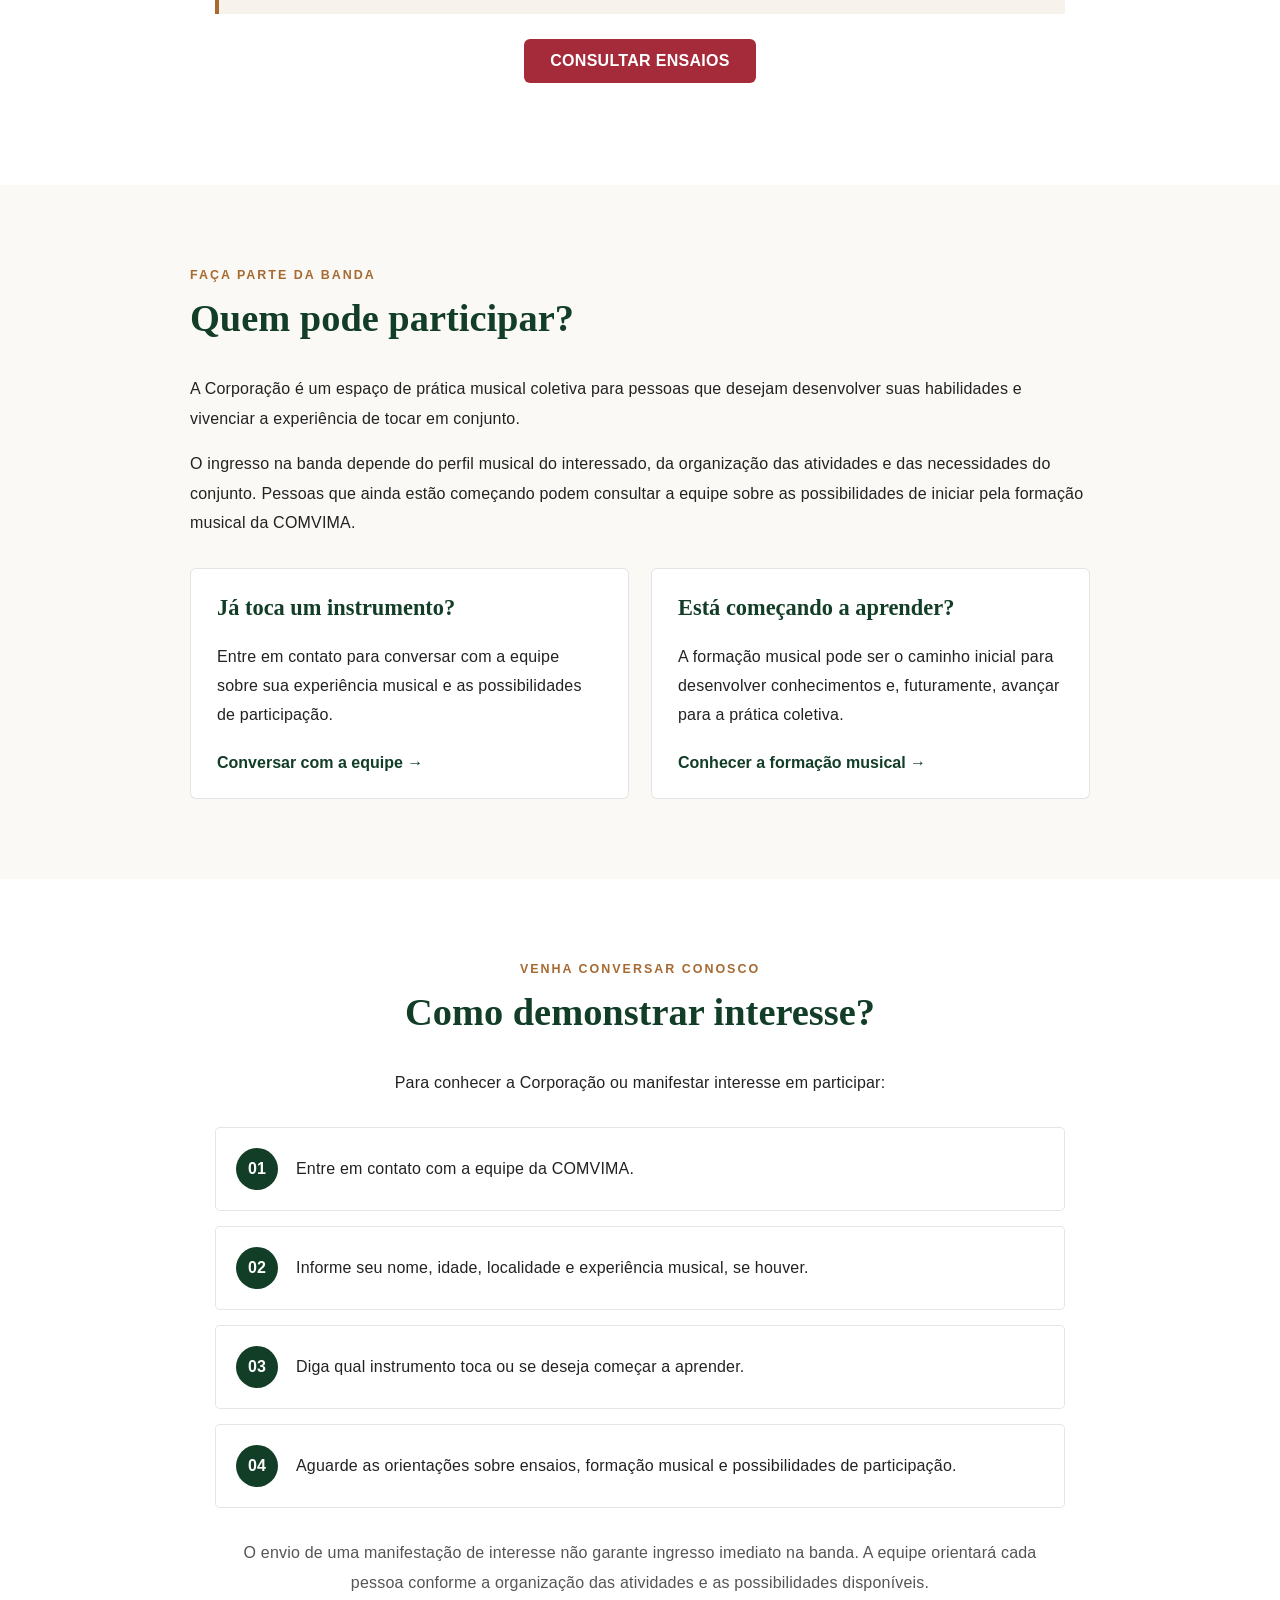
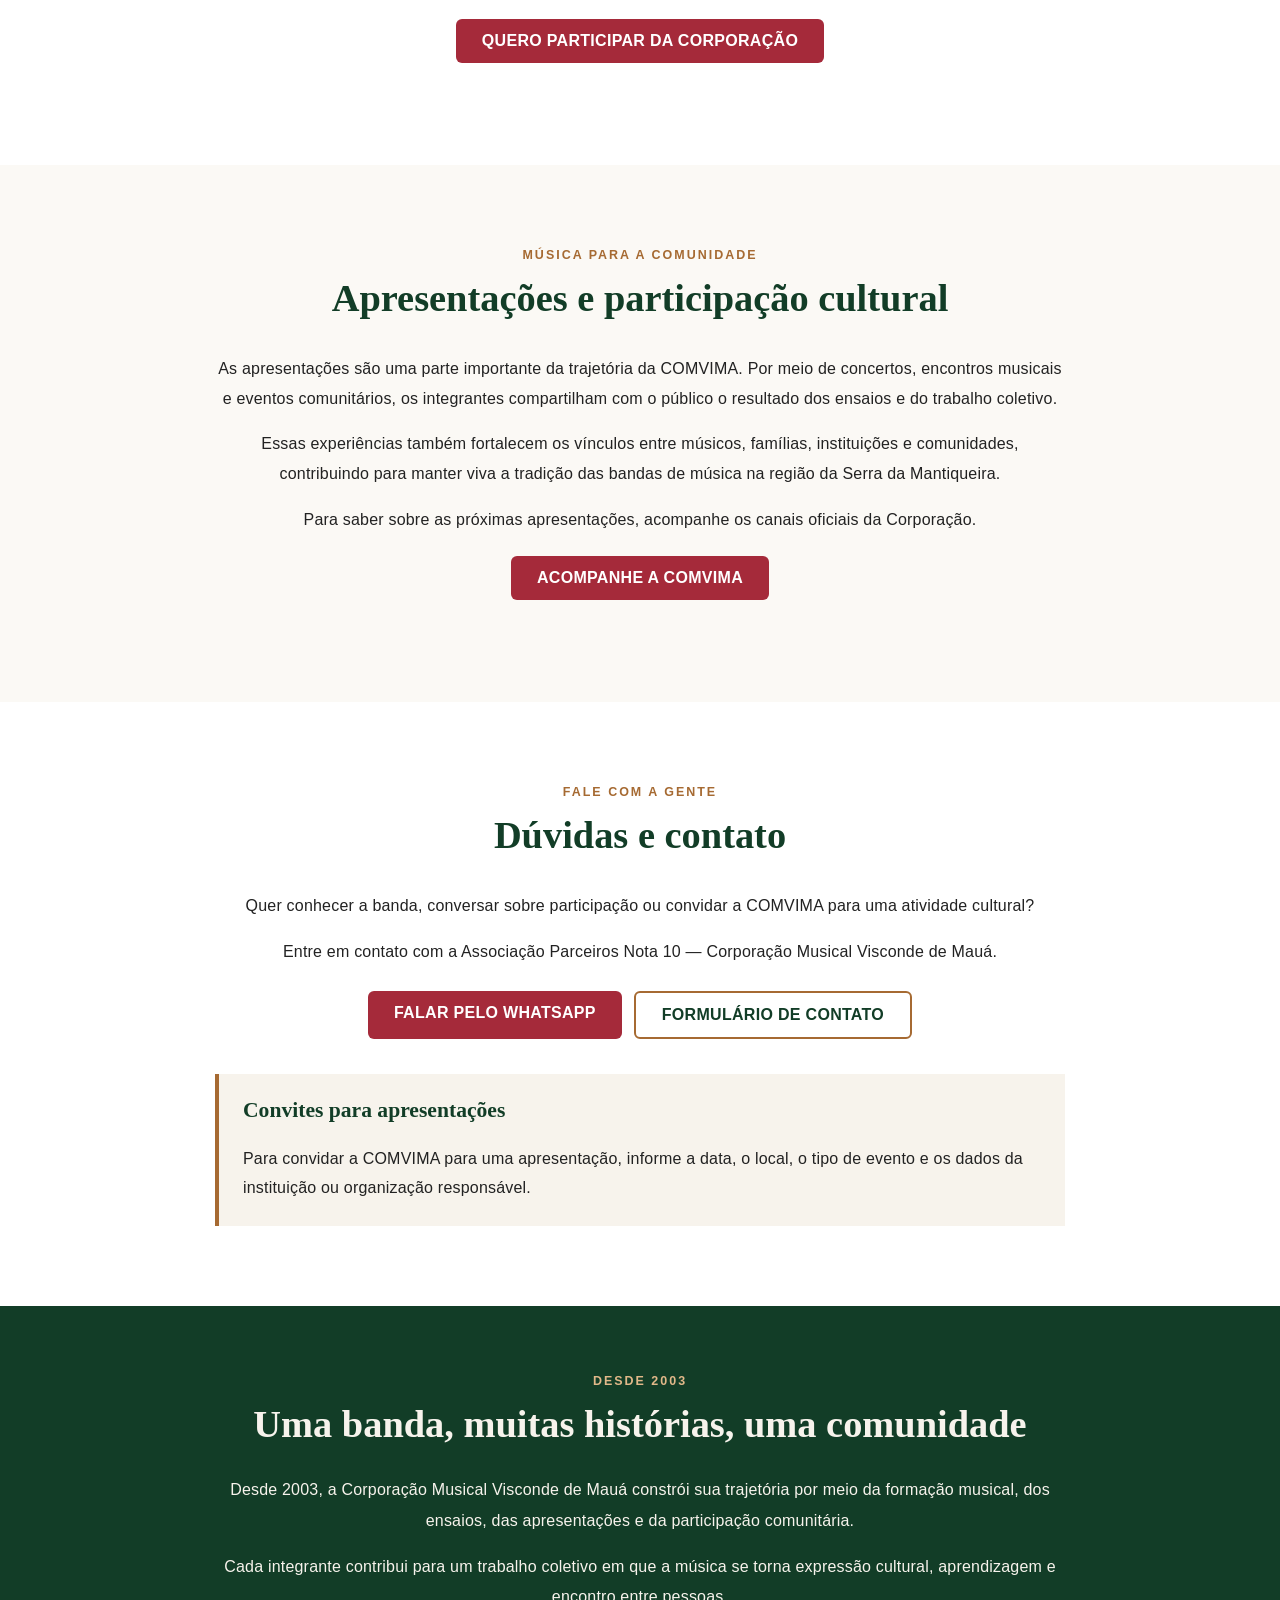
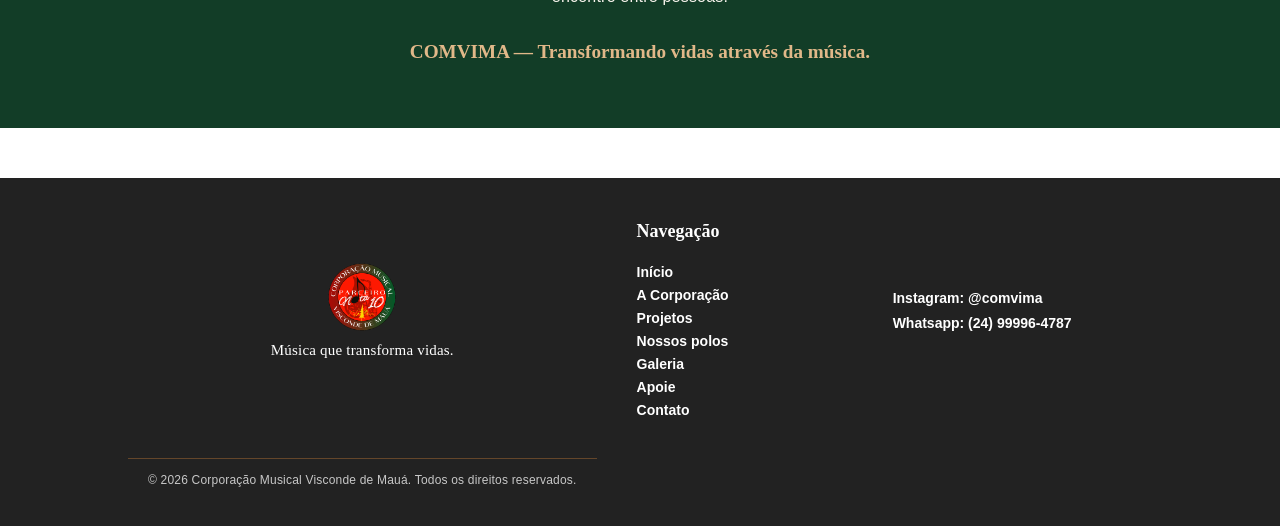
<file: comvima.html>
<!DOCTYPE html>
<html lang="pt-BR">
<head>
    <meta charset="UTF-8">
    <meta name="viewport" content="width=device-width, initial-scale=1.0">
    <title>Nossos Projetos | COMVIMA</title>
    <link rel="stylesheet" href="css/style.css">
</head>
<body>
    <header>
        <img src="images/logo.png" alt="Logo da Corporação Musical Visconde de Mauá">
        <nav>
            <a href="index.html#inicio">Início</a>
            <a href="sobre.html">A Corporação</a>
            <a href="projetos.html">Projetos</a>
            <a href="polos.html">Nossos polos</a>
            <a href="index.html#galeria">Galeria</a>
            <a href="apoie.html">Apoie</a>
            <a href="contato.html">Contato</a>
        </nav>
        <a href="https://docs.google.com/forms/d/e/1FAIpQLSfgwmBQpoD8RC1PpNusXVZa9J5pFjQG6sTZpfMdHb0O4KegCQ/viewform?usp=header"
             class="botao"
             target="_blank">
             Quero participar
            </a>
    </header>
    <main class="pagina-corporacao">

    <!-- ABERTURA -->
    <section class="hero-sss hero-corporacao">
        <div class="hero-sss-conteudo">
            <span class="subtitulo-hero">CORPORAÇÃO MUSICAL VISCONDE DE MAUÁ</span>

            <h1>Corporação Musical Visconde de Mauá</h1>

            <p class="frase-hero">
                Prática musical, apresentações e formação de músicos.
            </p>

            <p>
                Núcleo principal de prática coletiva e desenvolvimento musical,
                onde os alunos vivenciam ensaios, apresentações e a experiência
                da música em conjunto.
            </p>

            <a href="https://docs.google.com/forms/d/e/1FAIpQLSfgwmBQpoD8RC1PpNusXVZa9J5pFjQG6sTZpfMdHb0O4KegCQ/viewform?usp=header" class="botao">
                QUERO PARTICIPAR DA CORPORAÇÃO
            </a>
        </div>
    </section>


    <!-- CONHEÇA A CORPORAÇÃO -->
    <section class="secao-sss">
        <div class="corporacao-introducao">

            <div class="corporacao-texto">
                <span class="corporacao-etiqueta">NOSSA HISTÓRIA</span>

                <h2>Conheça a Corporação</h2>

                <p>
                    Fundada em 2003, a Corporação Musical Visconde de Mauá
                    (COMVIMA) desenvolve um trabalho musical, educativo e
                    cultural voltado à formação de músicos e à valorização
                    da tradição das bandas de música.
                </p>

                <p>
                    Gerida pela Associação Parceiros Nota 10, a Corporação
                    reúne músicos em diferentes etapas de aprendizagem,
                    promovendo a prática coletiva, a preparação de repertórios
                    e a participação em apresentações públicas.
                </p>

                <p>
                    Os ensaios são momentos fundamentais para o desenvolvimento
                    musical: cada integrante aprende a ouvir os demais,
                    respeitar o ritmo do grupo, compreender sua função no
                    conjunto e contribuir para uma execução musical coletiva.
                </p>

                <p>
                    As apresentações levam esse trabalho às comunidades,
                    aproximando o público da música e valorizando a cultura local.
                </p>
            </div>

            <div class="corporacao-imagem">
                <img
                    src="images/logo.png"
                    alt="Integrantes da Corporação Musical Visconde de Mauá em atividade coletiva"
                >
            </div>

        </div>

        <div class="corporacao-objetivo">
            <span>Nosso objetivo</span>

            <p>
                Promover a prática coletiva, desenvolver as habilidades
                musicais dos integrantes, preparar repertórios para
                apresentações e contribuir para a preservação e a continuidade
                da tradição das bandas de música.
            </p>
        </div>
    </section>


    <!-- O QUE OS MÚSICOS DESENVOLVEM -->
    <section class="secao-sss corporacao-secao-desenvolvimento">
        <div class="corporacao-cabecalho">
            <span class="corporacao-etiqueta">MÚSICA EM CONJUNTO</span>

            <h2>O que os músicos desenvolvem?</h2>

            <p>
                A participação na Corporação permite colocar em prática os
                conhecimentos adquiridos na formação musical e ampliar a
                experiência de tocar em conjunto.
            </p>
        </div>

        <div class="corporacao-grade">

            <article class="corporacao-card">
                <span class="corporacao-numero">01</span>
                <h3>Prática musical coletiva</h3>
                <p>
                    Desenvolvimento da escuta, da precisão rítmica, da afinação,
                    da concentração e da integração entre os integrantes.
                </p>
            </article>

            <article class="corporacao-card">
                <span class="corporacao-numero">02</span>
                <h3>Ensaios e preparação de repertório</h3>
                <p>
                    Estudo das peças musicais, organização das partes
                    instrumentais e preparação do conjunto para apresentações.
                </p>
            </article>

            <article class="corporacao-card">
                <span class="corporacao-numero">03</span>
                <h3>Desenvolvimento instrumental</h3>
                <p>
                    Aprimoramento progressivo da técnica, do controle sonoro,
                    da interpretação e da execução musical, de acordo com
                    o nível de cada integrante.
                </p>
            </article>

            <article class="corporacao-card">
                <span class="corporacao-numero">04</span>
                <h3>Trabalho em equipe</h3>
                <p>
                    Aprendizagem da cooperação, da responsabilidade,
                    da disciplina e do compromisso com o grupo.
                </p>
            </article>

            <article class="corporacao-card">
                <span class="corporacao-numero">05</span>
                <h3>Apresentações públicas</h3>
                <p>
                    Participação em concertos, encontros de bandas, eventos
                    culturais e atividades comunitárias, conforme a programação
                    da Corporação.
                </p>
            </article>

            <article class="corporacao-card">
                <span class="corporacao-numero">06</span>
                <h3>Valorização da cultura musical</h3>
                <p>
                    Contato com repertórios diversos e com a tradição das
                    bandas de música, reconhecendo sua importância histórica
                    e cultural.
                </p>
            </article>

        </div>
    </section>


    <!-- ENSAIOS E ATIVIDADES -->
    <section class="secao-sss">
        <div class="corporacao-cabecalho">
            <span class="corporacao-etiqueta">NOSSA ROTINA MUSICAL</span>

            <h2>Ensaios, dias e locais de atividade</h2>

            <p>
                A participação nos ensaios e nas atividades da Corporação
                é organizada conforme o planejamento musical, o repertório
                e a programação de apresentações.
            </p>
        </div>

        <div class="corporacao-ensaio">

            <div class="corporacao-ensaio-destaque">
                <span class="corporacao-numero">01</span>

                <div>
                    <span class="corporacao-etiqueta">LOCAL DE REFERÊNCIA</span>

                    <h3>Visconde de Mauá — RJ</h3>

                    <p>
                        Visconde de Mauá é o local de referência da Corporação,
                        onde se desenvolve seu trabalho musical coletivo.
                    </p>
                </div>
            </div>

            <p>
                A agenda de ensaios, os horários e os locais específicos
                devem ser confirmados diretamente com a equipe da COMVIMA,
                pois podem variar conforme as necessidades do conjunto
                e a preparação para eventos.
            </p>

            <p>
                Além dos ensaios regulares, os integrantes podem participar
                de apresentações e atividades em diferentes localidades,
                de acordo com o calendário da Corporação.
            </p>

            <div class="corporacao-aviso">
                <strong>
                    Quer conhecer um ensaio ou saber como participar da banda?
                </strong>

                Entre em contato para receber as informações atualizadas.
            </div>

            <a
                href="https://wa.me/5524999964787"
                class="botao"
                target="_blank"
                rel="noopener noreferrer"
            >
                CONSULTAR ENSAIOS
            </a>

        </div>
    </section>


    <!-- QUEM PODE PARTICIPAR -->
    <section class="secao-sss corporacao-secao-participar">
        <div class="corporacao-participar-conteudo">

            <span class="corporacao-etiqueta">FAÇA PARTE DA BANDA</span>

            <h2>Quem pode participar?</h2>

            <p>
                A Corporação é um espaço de prática musical coletiva para
                pessoas que desejam desenvolver suas habilidades e vivenciar
                a experiência de tocar em conjunto.
            </p>

            <p>
                O ingresso na banda depende do perfil musical do interessado,
                da organização das atividades e das necessidades do conjunto.
                Pessoas que ainda estão começando podem consultar a equipe
                sobre as possibilidades de iniciar pela formação musical
                da COMVIMA.
            </p>

            <div class="corporacao-caminhos">

                <article class="corporacao-caminho">
                    <h3>Já toca um instrumento?</h3>

                    <p>
                        Entre em contato para conversar com a equipe sobre
                        sua experiência musical e as possibilidades
                        de participação.
                    </p>

                    <a
                        href="https://wa.me/5524999964787"
                        target="_blank"
                        rel="noopener noreferrer"
                    >
                        Conversar com a equipe →
                    </a>
                </article>

                <article class="corporacao-caminho">
                    <h3>Está começando a aprender?</h3>

                    <p>
                        A formação musical pode ser o caminho inicial para
                        desenvolver conhecimentos e, futuramente, avançar
                        para a prática coletiva.
                    </p>

                    <a href="polos.html">
                        Conhecer a formação musical →
                    </a>
                </article>

            </div>
        </div>
    </section>


    <!-- COMO DEMONSTRAR INTERESSE -->
    <section class="secao-sss" id="participacao-corporacao">
        <div class="corporacao-inscricao">

            <span class="corporacao-etiqueta">VENHA CONVERSAR CONOSCO</span>

            <h2>Como demonstrar interesse?</h2>

            <p>
                Para conhecer a Corporação ou manifestar interesse em participar:
            </p>

            <div class="corporacao-etapas">

                <div class="corporacao-etapa">
                    <span>01</span>
                    <p>Entre em contato com a equipe da COMVIMA.</p>
                </div>

                <div class="corporacao-etapa">
                    <span>02</span>
                    <p>
                        Informe seu nome, idade, localidade e experiência
                        musical, se houver.
                    </p>
                </div>

                <div class="corporacao-etapa">
                    <span>03</span>
                    <p>
                        Diga qual instrumento toca ou se deseja começar
                        a aprender.
                    </p>
                </div>

                <div class="corporacao-etapa">
                    <span>04</span>
                    <p>
                        Aguarde as orientações sobre ensaios, formação musical
                        e possibilidades de participação.
                    </p>
                </div>

            </div>

            <p class="corporacao-observacao">
                O envio de uma manifestação de interesse não garante ingresso
                imediato na banda. A equipe orientará cada pessoa conforme
                a organização das atividades e as possibilidades disponíveis.
            </p>

            <a
                href="https://docs.google.com/forms/d/e/1FAIpQLSfgwmBQpoD8RC1PpNusXVZa9J5pFjQG6sTZpfMdHb0O4KegCQ/viewform?usp=header"
                class="botao"
                target="_blank"
                rel="noopener noreferrer"
            >
                QUERO PARTICIPAR DA CORPORAÇÃO
            </a>

        </div>
    </section>


    <!-- APRESENTAÇÕES -->
    <section class="secao-sss corporacao-secao-apresentacoes">
        <div class="corporacao-apresentacoes">

            <span class="corporacao-etiqueta">MÚSICA PARA A COMUNIDADE</span>

            <h2>Apresentações e participação cultural</h2>

            <p>
                As apresentações são uma parte importante da trajetória
                da COMVIMA. Por meio de concertos, encontros musicais e
                eventos comunitários, os integrantes compartilham com o
                público o resultado dos ensaios e do trabalho coletivo.
            </p>

            <p>
                Essas experiências também fortalecem os vínculos entre
                músicos, famílias, instituições e comunidades, contribuindo
                para manter viva a tradição das bandas de música na região
                da Serra da Mantiqueira.
            </p>

            <p>
                Para saber sobre as próximas apresentações, acompanhe
                os canais oficiais da Corporação.
            </p>

            <a
                href="https://www.instagram.com/comvima/"
                class="botao"
                target="_blank"
                rel="noopener noreferrer"
            >
                ACOMPANHE A COMVIMA
            </a>

        </div>
    </section>


    <!-- CONTATO -->
    <section class="secao-sss">
        <div class="corporacao-contato">

            <span class="corporacao-etiqueta">FALE COM A GENTE</span>

            <h2>Dúvidas e contato</h2>

            <p>
                Quer conhecer a banda, conversar sobre participação ou
                convidar a COMVIMA para uma atividade cultural?
            </p>

            <p>
                Entre em contato com a Associação Parceiros Nota 10 —
                Corporação Musical Visconde de Mauá.
            </p>

            <div class="corporacao-botoes-contato">

                <a
                    href="https://wa.me/5524999964787"
                    class="botao"
                    target="_blank"
                    rel="noopener noreferrer"
                >
                    FALAR PELO WHATSAPP
                </a>

                <a
                    href="https://docs.google.com/forms/d/e/1FAIpQLSd638ZkoCIEqv13YnxLnzjRdphyiWPXegNUTealdxaJ9lk8jg/viewform?usp=header"
                    class="botao corporacao-botao-contorno"
                    target="_blank"
                    rel="noopener noreferrer"
                >
                    FORMULÁRIO DE CONTATO
                </a>

            </div>

            <div class="corporacao-convites">
                <h3>Convites para apresentações</h3>

                <p>
                    Para convidar a COMVIMA para uma apresentação, informe
                    a data, o local, o tipo de evento e os dados da instituição
                    ou organização responsável.
                </p>
            </div>

        </div>
    </section>


    <!-- ENCERRAMENTO -->
    <section class="corporacao-final">
        <div class="corporacao-final-conteudo">

            <span class="corporacao-etiqueta">DESDE 2003</span>

            <h2>Uma banda, muitas histórias, uma comunidade</h2>

            <p>
                Desde 2003, a Corporação Musical Visconde de Mauá constrói
                sua trajetória por meio da formação musical, dos ensaios,
                das apresentações e da participação comunitária.
            </p>

            <p>
                Cada integrante contribui para um trabalho coletivo em
                que a música se torna expressão cultural, aprendizagem
                e encontro entre pessoas.
            </p>

            <strong>COMVIMA — Transformando vidas através da música.</strong>

        </div>
    </section>

</main>
    <footer class="rodape">
                <div class="rodape-conteudo">
                    <div class="rodape-identidade">
                        <img src="images/logo.png" alt="Corporação Musical Visconde de Mauá">
                        <p>Música que transforma vidas.</p>
                    </div>
                    <div class="rodape-links">
                        <h3>Navegação</h3>
                        <a href="index.html#inicio">Início</a>
                        <a href="sobre.html">A Corporação</a>
                        <a href="projetos.html">Projetos</a>
                        <a href="polos.html">Nossos polos</a>
                        <a href="index.html#galeria">Galeria</a>
                        <a href="apoie.html">Apoie</a>
                        <a href="contato.html">Contato</a>
                    </div>
                    <div class="rodape-contato">
                        <a href="https://www.instagram.com/comvima/" target="_blank">
                            Instagram: @comvima
                        </a>
                        <a href="https://wa.me/5524999964787" target="_blank">
                            Whatsapp: (24) 99996-4787
                        </a>
                    </div>
                    <div class="rodape-final">
                        <p>© 2026 Corporação Musical Visconde de Mauá. Todos os direitos reservados.</p>
                    </div>
                </div>
            </footer>
</body>
</html>
</file>
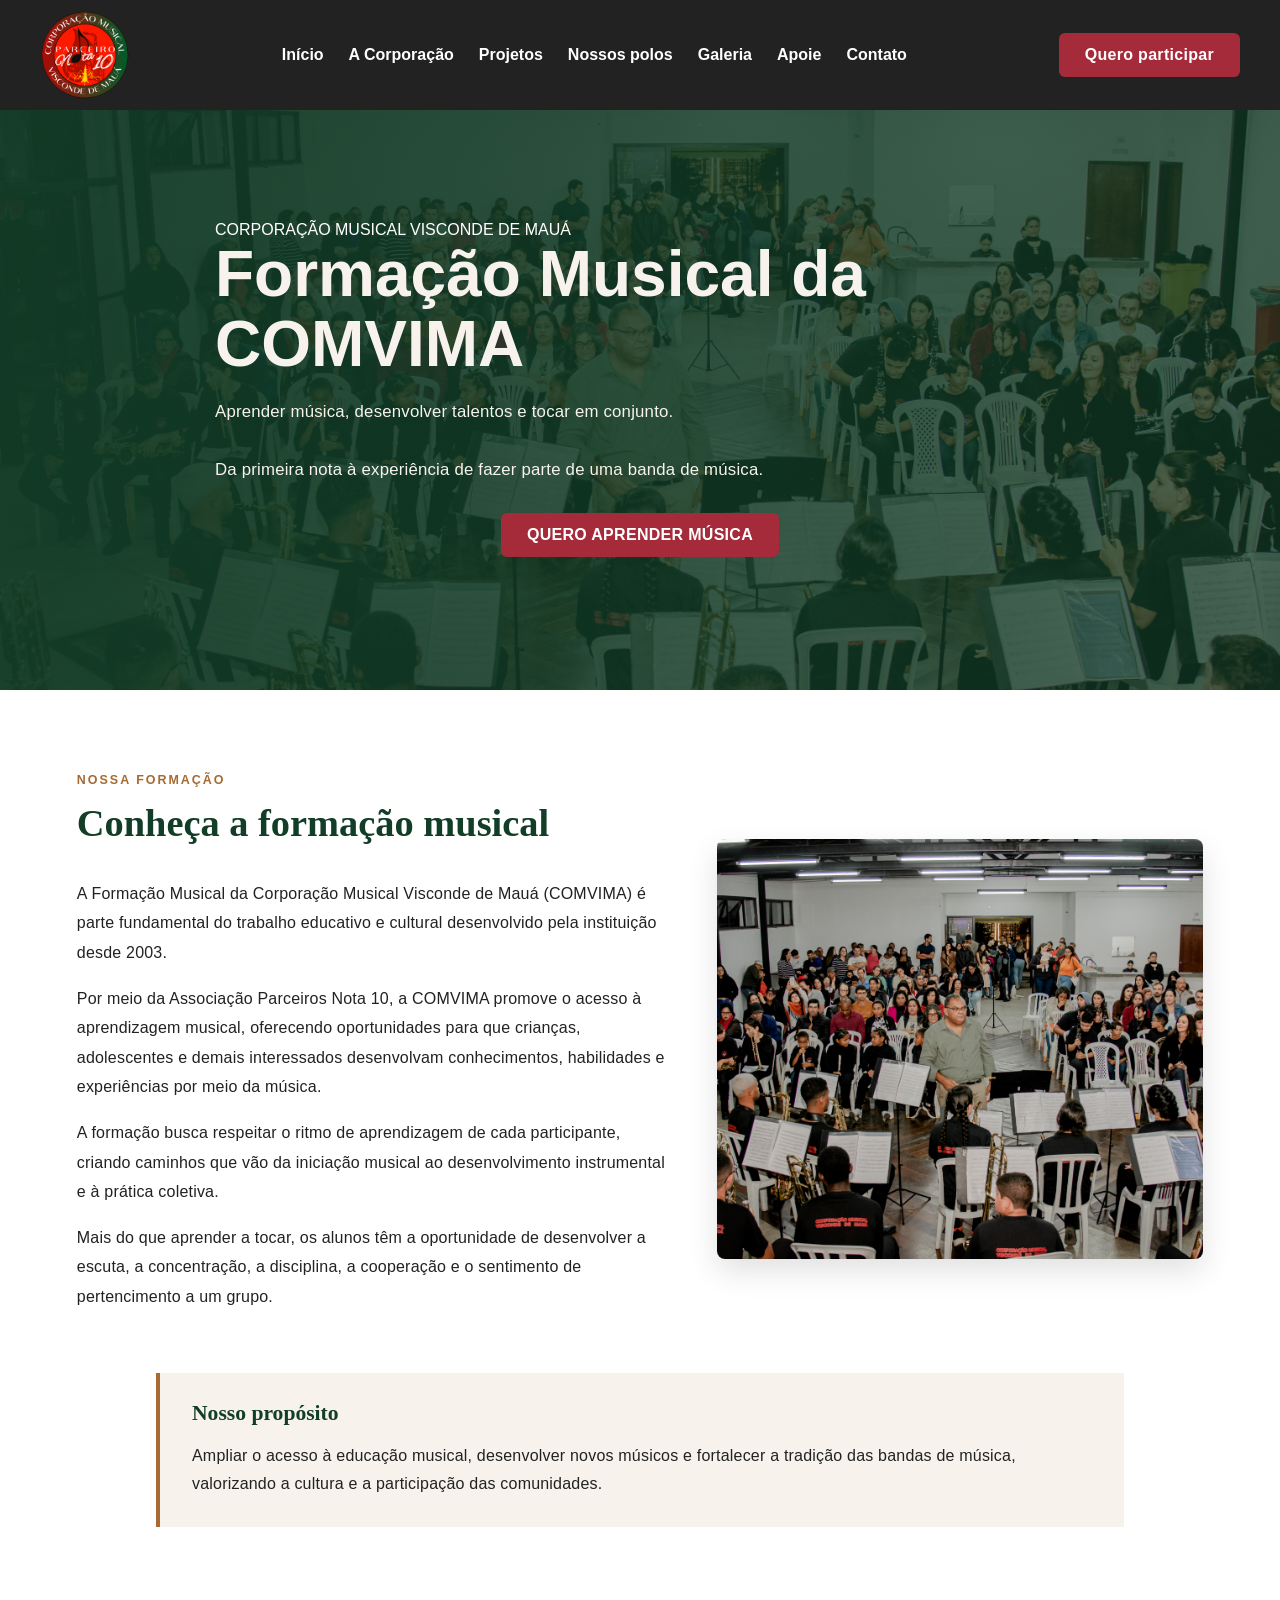
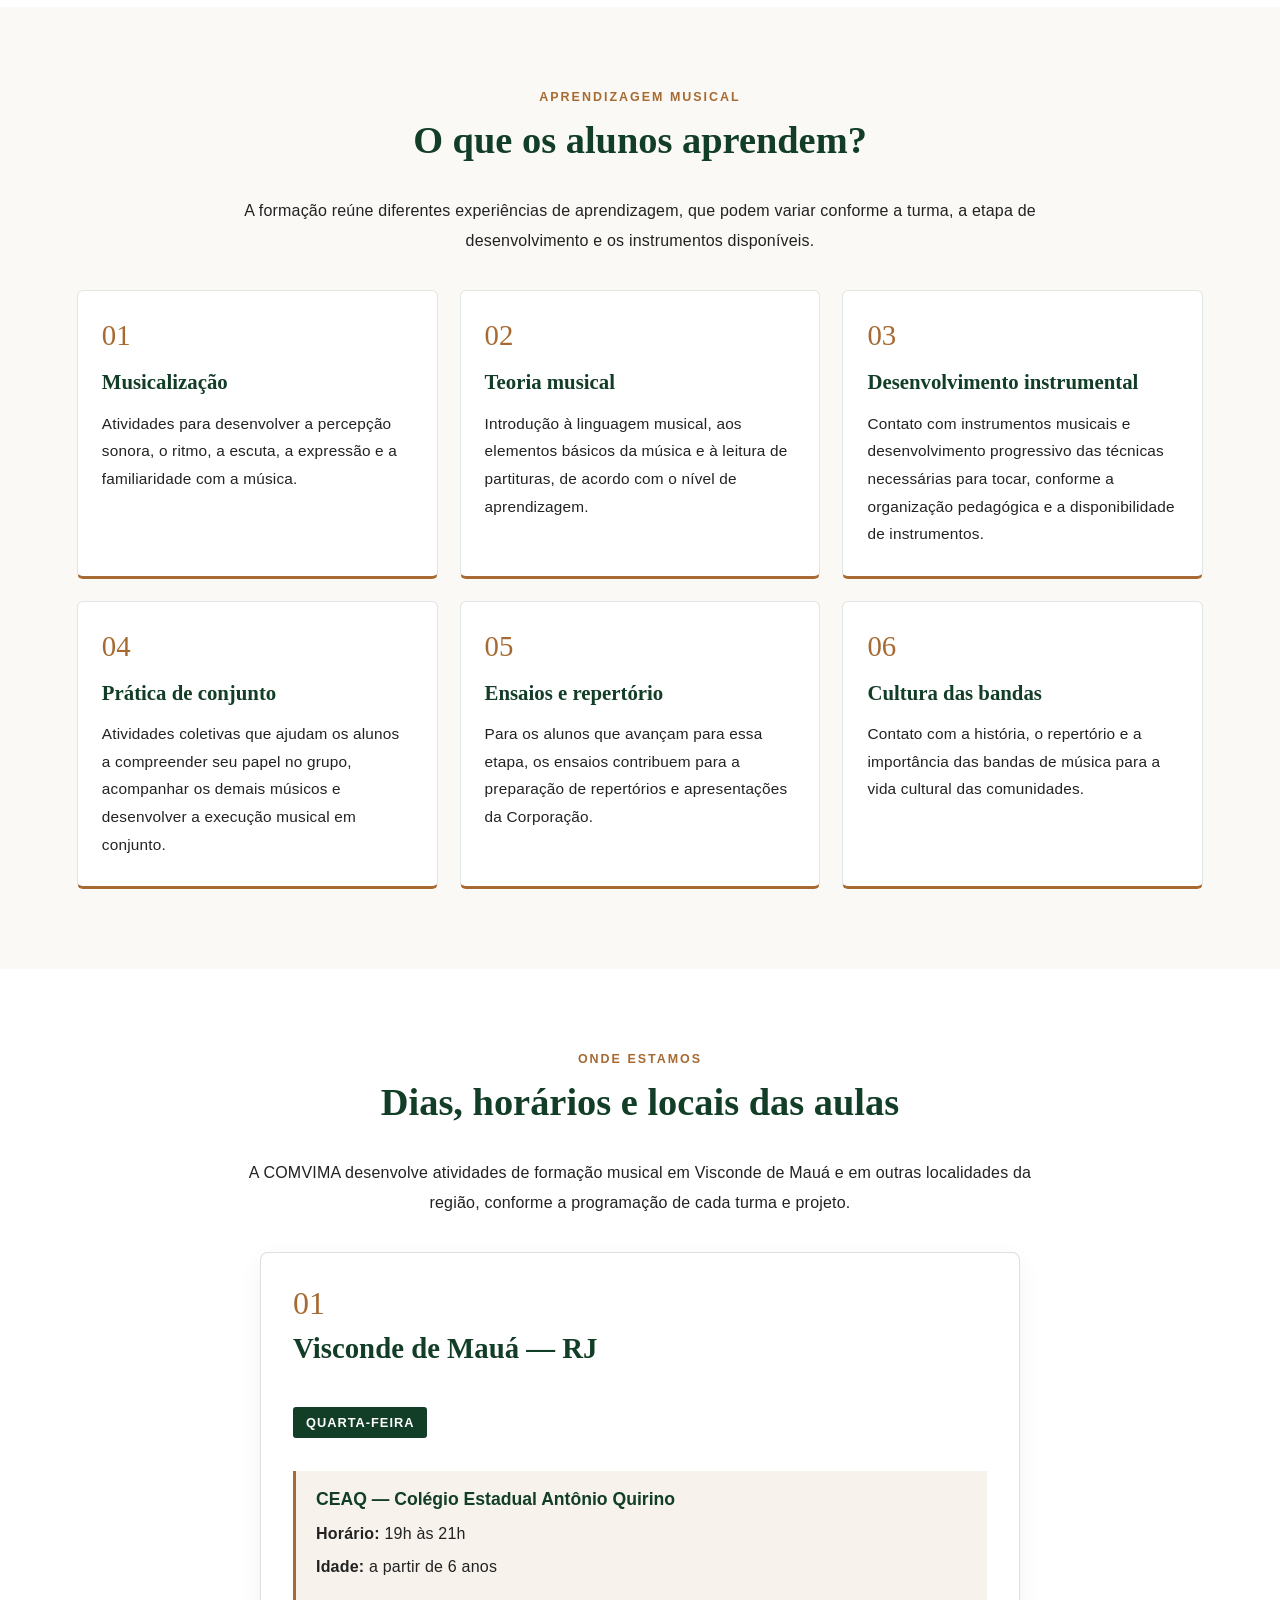
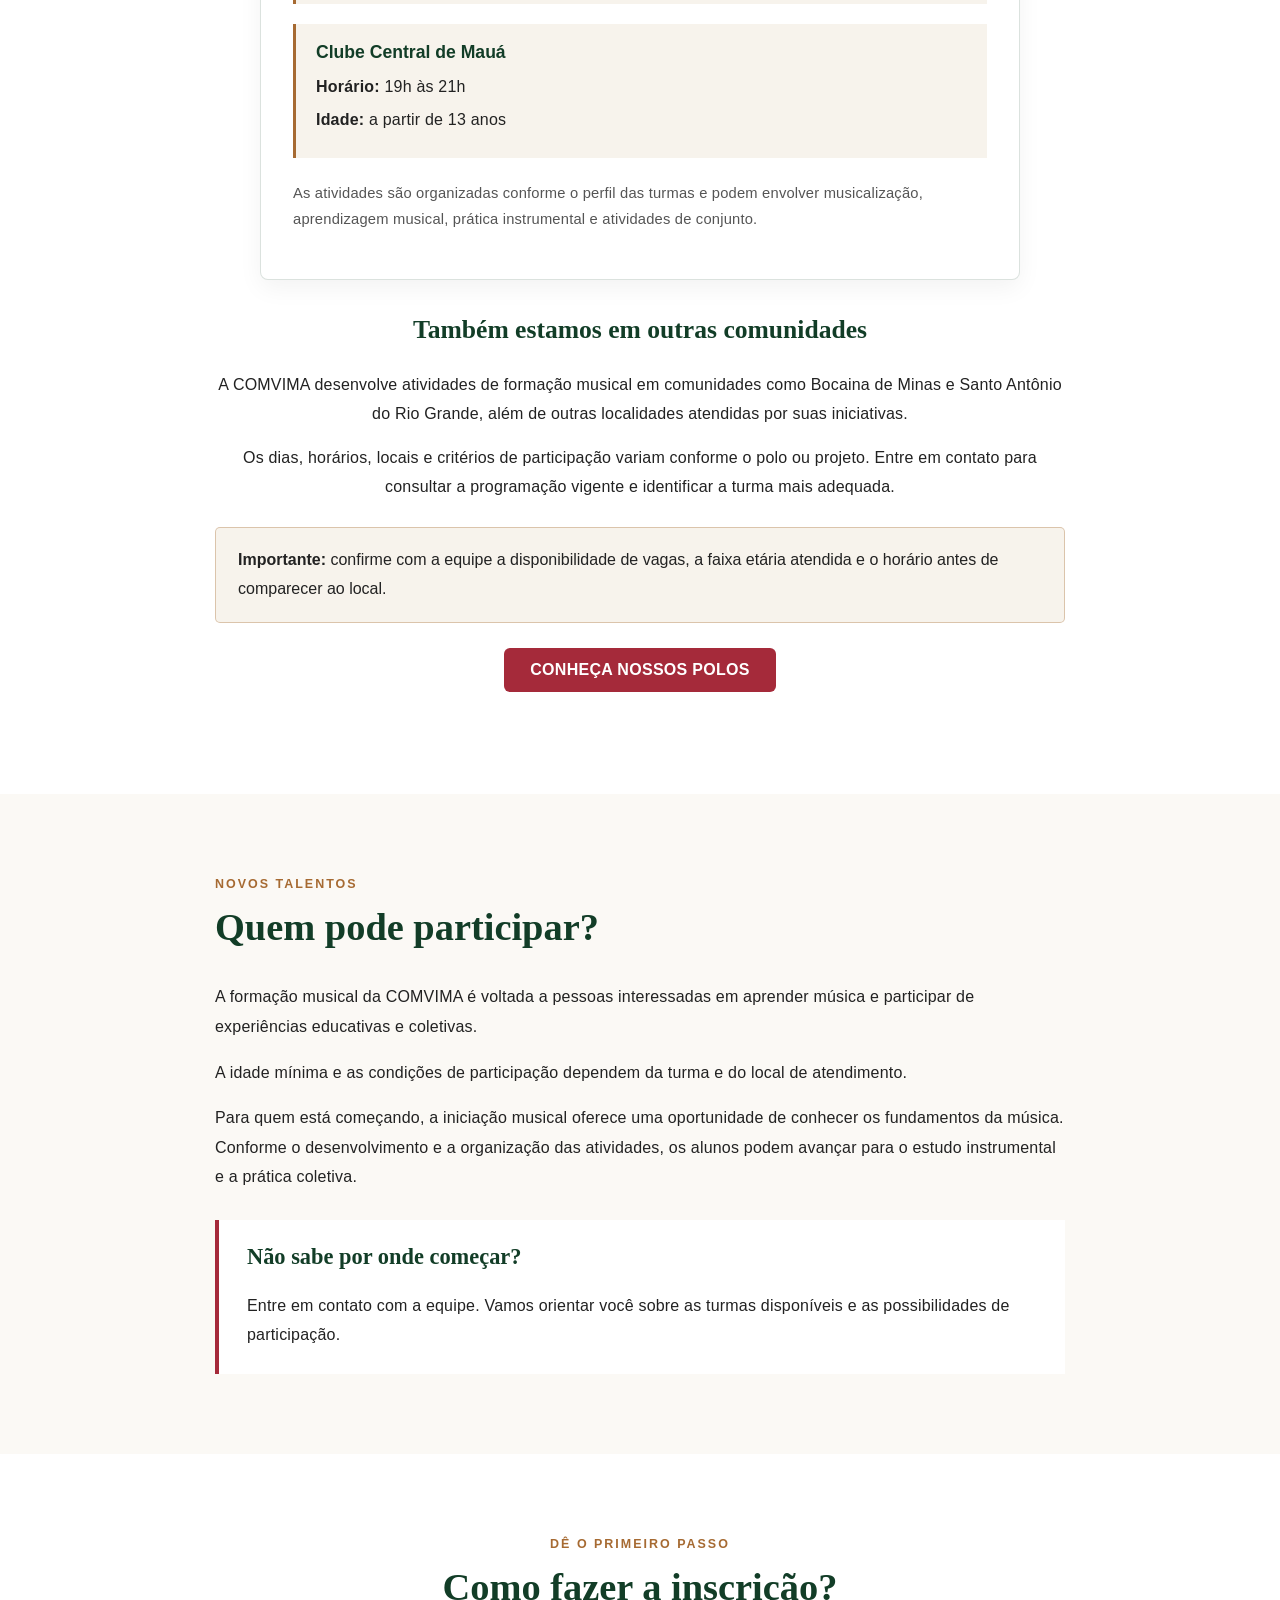
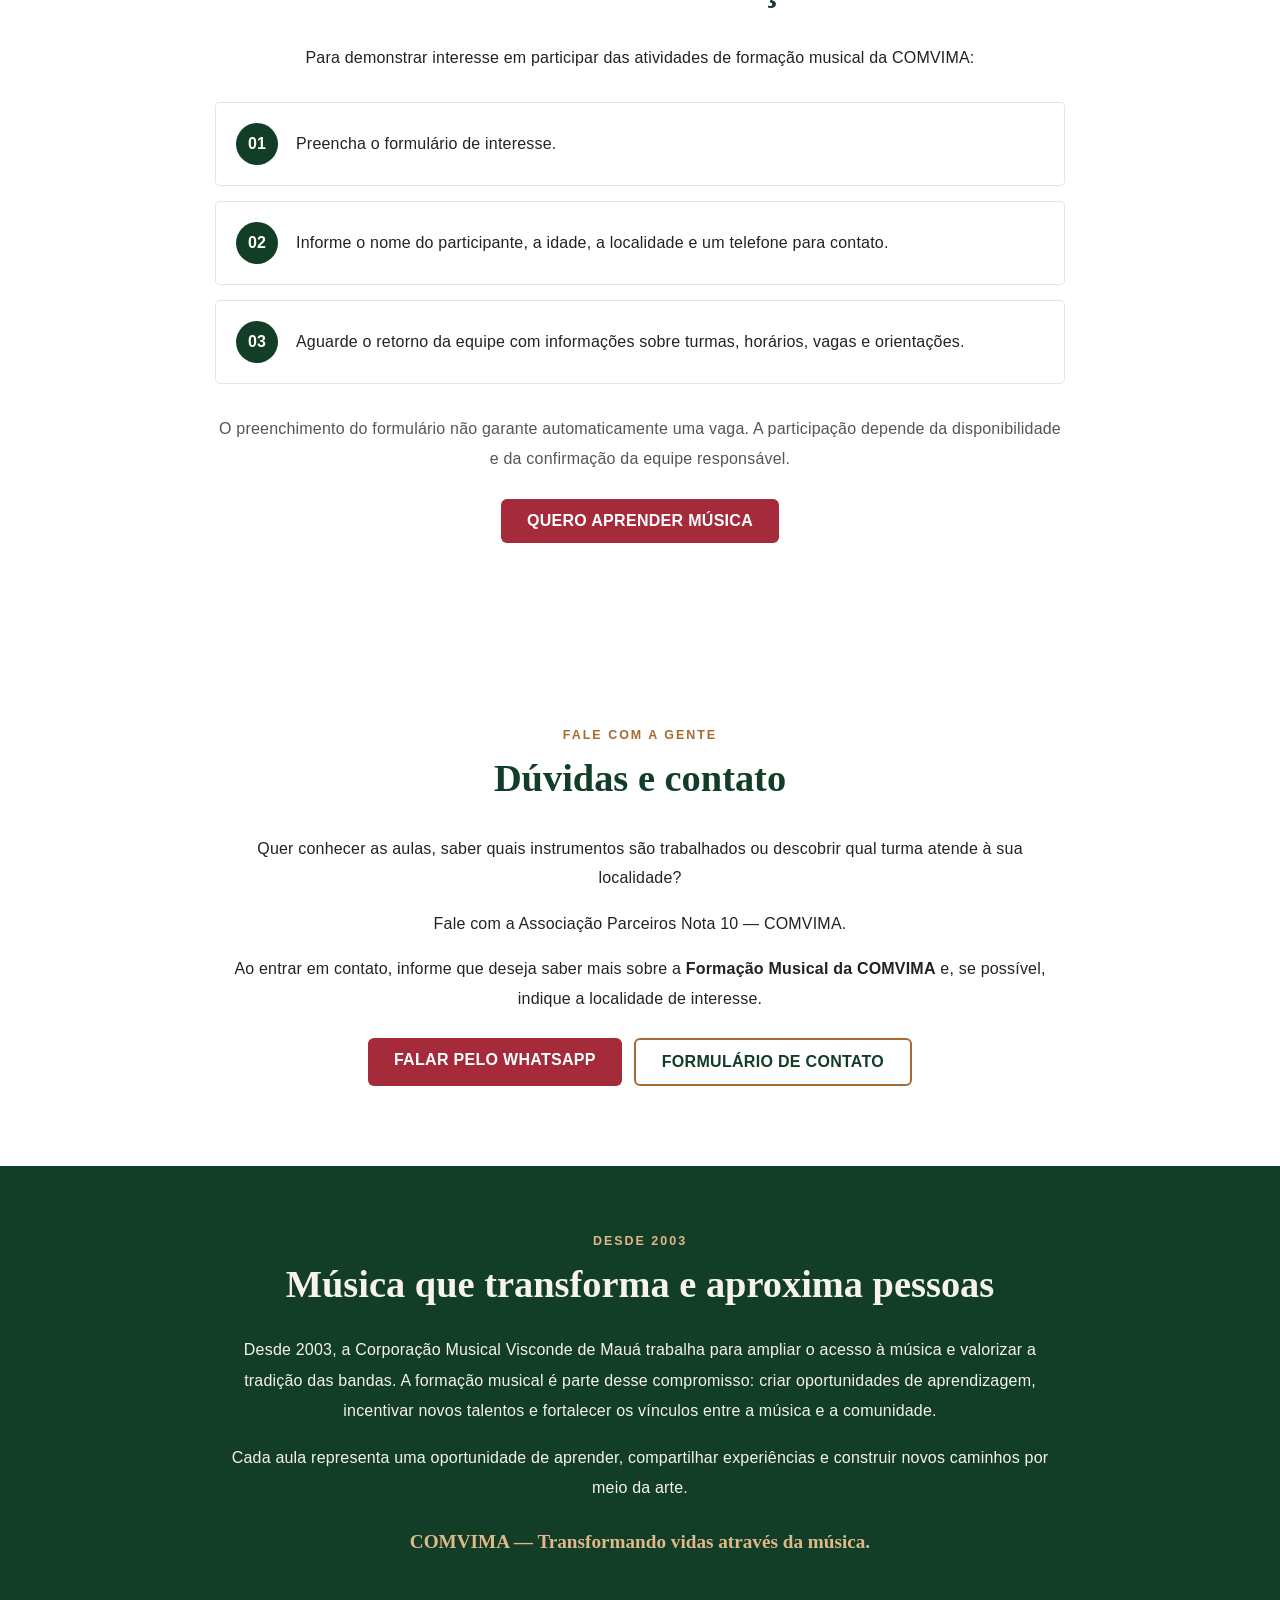
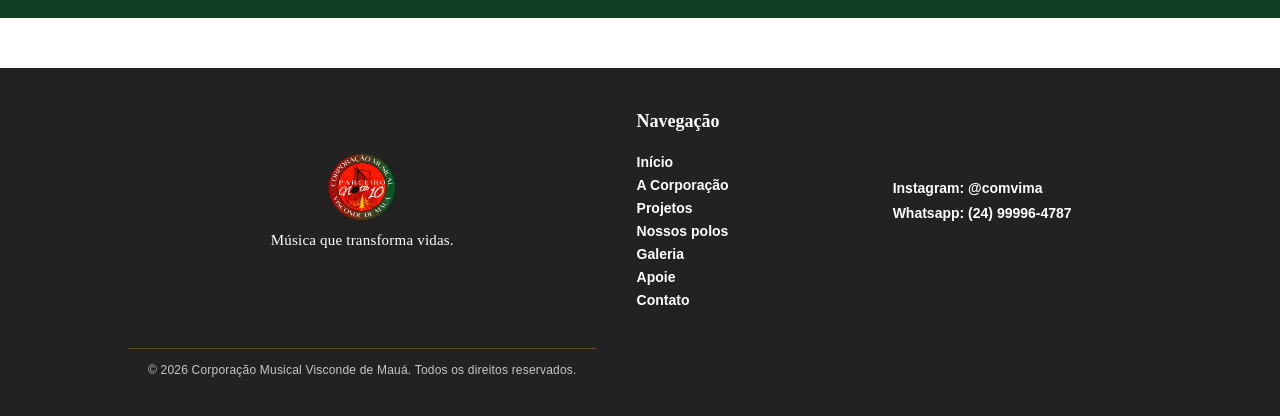
<file: continuapc.html>
<!DOCTYPE html>
<html lang="pt-BR">
<head>
    <meta charset="UTF-8">
    <meta name="viewport" content="width=device-width, initial-scale=1.0">
    <title>Nossos Projetos | COMVIMA</title>
    <link rel="stylesheet" href="css/style.css">
</head>
<body>
    <header>
        <img src="images/logo.png" alt="Logo da Corporação Musical Visconde de Mauá">
        <nav>
            <a href="index.html#inicio">Início</a>
            <a href="sobre.html">A Corporação</a>
            <a href="projetos.html">Projetos</a>
            <a href="polos.html">Nossos polos</a>
            <a href="index.html#galeria">Galeria</a>
            <a href="apoie.html">Apoie</a>
            <a href="contato.html">Contato</a>
        </nav>
        <a href="https://docs.google.com/forms/d/e/1FAIpQLSfgwmBQpoD8RC1PpNusXVZa9J5pFjQG6sTZpfMdHb0O4KegCQ/viewform?usp=header"
             class="botao"
             target="_blank">
             Quero participar
            </a>
    </header>
    <main class="pagina-formacao-comvima">

    <!-- ABERTURA -->
    <section class="hero-sss hero-formacao-comvima">
        <div class="hero-sss-conteudo">
            <span class="subtitulo-hero">CORPORAÇÃO MUSICAL VISCONDE DE MAUÁ</span>

            <h1>Formação Musical da COMVIMA</h1>

            <p class="frase-hero">
                Aprender música, desenvolver talentos e tocar em conjunto.
            </p>

            <p>
                Da primeira nota à experiência de fazer parte de uma banda de música.
            </p>

            <a href="https://docs.google.com/forms/d/e/1FAIpQLSfgwmBQpoD8RC1PpNusXVZa9J5pFjQG6sTZpfMdHb0O4KegCQ/viewform?usp=header" class="botao">
                QUERO APRENDER MÚSICA
            </a>
        </div>
    </section>


    <!-- CONHEÇA A FORMAÇÃO -->
    <section class="secao-sss">
        <div class="formacao-introducao">

            <div class="formacao-texto">
                <span class="formacao-etiqueta">NOSSA FORMAÇÃO</span>

                <h2>Conheça a formação musical</h2>

                <p>
                    A Formação Musical da Corporação Musical Visconde de Mauá
                    (COMVIMA) é parte fundamental do trabalho educativo e
                    cultural desenvolvido pela instituição desde 2003.
                </p>

                <p>
                    Por meio da Associação Parceiros Nota 10, a COMVIMA promove
                    o acesso à aprendizagem musical, oferecendo oportunidades
                    para que crianças, adolescentes e demais interessados
                    desenvolvam conhecimentos, habilidades e experiências
                    por meio da música.
                </p>

                <p>
                    A formação busca respeitar o ritmo de aprendizagem de cada
                    participante, criando caminhos que vão da iniciação musical
                    ao desenvolvimento instrumental e à prática coletiva.
                </p>

                <p>
                    Mais do que aprender a tocar, os alunos têm a oportunidade
                    de desenvolver a escuta, a concentração, a disciplina,
                    a cooperação e o sentimento de pertencimento a um grupo.
                </p>
            </div>

            <div class="formacao-imagem">
                <img
                    src="images/continuada.jpg"
                    alt="Alunos participando das atividades de formação musical da COMVIMA"
                >
            </div>

        </div>

        <div class="formacao-proposito">
            <span>Nosso propósito</span>

            <p>
                Ampliar o acesso à educação musical, desenvolver novos músicos
                e fortalecer a tradição das bandas de música, valorizando a
                cultura e a participação das comunidades.
            </p>
        </div>
    </section>


    <!-- O QUE OS ALUNOS APRENDEM -->
    <section class="secao-sss formacao-secao-aprendizado">
        <div class="formacao-cabecalho-secao">
            <span class="formacao-etiqueta">APRENDIZAGEM MUSICAL</span>

            <h2>O que os alunos aprendem?</h2>

            <p>
                A formação reúne diferentes experiências de aprendizagem,
                que podem variar conforme a turma, a etapa de desenvolvimento
                e os instrumentos disponíveis.
            </p>
        </div>

        <div class="formacao-grade">

            <article class="formacao-card">
                <span class="formacao-numero">01</span>
                <h3>Musicalização</h3>
                <p>
                    Atividades para desenvolver a percepção sonora, o ritmo,
                    a escuta, a expressão e a familiaridade com a música.
                </p>
            </article>

            <article class="formacao-card">
                <span class="formacao-numero">02</span>
                <h3>Teoria musical</h3>
                <p>
                    Introdução à linguagem musical, aos elementos básicos da
                    música e à leitura de partituras, de acordo com o nível
                    de aprendizagem.
                </p>
            </article>

            <article class="formacao-card">
                <span class="formacao-numero">03</span>
                <h3>Desenvolvimento instrumental</h3>
                <p>
                    Contato com instrumentos musicais e desenvolvimento
                    progressivo das técnicas necessárias para tocar,
                    conforme a organização pedagógica e a disponibilidade
                    de instrumentos.
                </p>
            </article>

            <article class="formacao-card">
                <span class="formacao-numero">04</span>
                <h3>Prática de conjunto</h3>
                <p>
                    Atividades coletivas que ajudam os alunos a compreender
                    seu papel no grupo, acompanhar os demais músicos e
                    desenvolver a execução musical em conjunto.
                </p>
            </article>

            <article class="formacao-card">
                <span class="formacao-numero">05</span>
                <h3>Ensaios e repertório</h3>
                <p>
                    Para os alunos que avançam para essa etapa, os ensaios
                    contribuem para a preparação de repertórios e
                    apresentações da Corporação.
                </p>
            </article>

            <article class="formacao-card">
                <span class="formacao-numero">06</span>
                <h3>Cultura das bandas</h3>
                <p>
                    Contato com a história, o repertório e a importância
                    das bandas de música para a vida cultural das comunidades.
                </p>
            </article>

        </div>
    </section>


    <!-- LOCAIS E HORÁRIOS -->
    <section class="secao-sss">
        <div class="formacao-cabecalho-secao">
            <span class="formacao-etiqueta">ONDE ESTAMOS</span>

            <h2>Dias, horários e locais das aulas</h2>

            <p>
                A COMVIMA desenvolve atividades de formação musical em
                Visconde de Mauá e em outras localidades da região,
                conforme a programação de cada turma e projeto.
            </p>
        </div>

        <div class="formacao-locais">

            <article class="formacao-local">
                <span class="formacao-local-numero">01</span>

                <h3>Visconde de Mauá — RJ</h3>

                <p class="formacao-dia">QUARTA-FEIRA</p>

                <div class="formacao-horario">
                    <h4>CEAQ — Colégio Estadual Antônio Quirino</h4>

                    <p><strong>Horário:</strong> 19h às 21h</p>

                    <p><strong>Idade:</strong> a partir de 6 anos</p>
                </div>

                <div class="formacao-horario">
                    <h4>Clube Central de Mauá</h4>

                    <p><strong>Horário:</strong> 19h às 21h</p>

                    <p><strong>Idade:</strong> a partir de 13 anos</p>
                </div>

                <p class="formacao-observacao">
                    As atividades são organizadas conforme o perfil das
                    turmas e podem envolver musicalização, aprendizagem
                    musical, prática instrumental e atividades de conjunto.
                </p>
            </article>

        </div>

        <div class="formacao-outras-localidades">
            <h3>Também estamos em outras comunidades</h3>

            <p>
                A COMVIMA desenvolve atividades de formação musical em
                comunidades como Bocaina de Minas e Santo Antônio do Rio
                Grande, além de outras localidades atendidas por suas
                iniciativas.
            </p>

            <p>
                Os dias, horários, locais e critérios de participação variam
                conforme o polo ou projeto. Entre em contato para consultar
                a programação vigente e identificar a turma mais adequada.
            </p>

            <div class="formacao-aviso">
                <strong>Importante:</strong> confirme com a equipe a
                disponibilidade de vagas, a faixa etária atendida e o
                horário antes de comparecer ao local.
            </div>

            <a href="polos.html" class="botao">
                CONHEÇA NOSSOS POLOS
            </a>
        </div>
    </section>


    <!-- QUEM PODE PARTICIPAR -->
    <section class="secao-sss formacao-secao-participar">
        <div class="formacao-participar-conteudo">

            <span class="formacao-etiqueta">NOVOS TALENTOS</span>

            <h2>Quem pode participar?</h2>

            <p>
                A formação musical da COMVIMA é voltada a pessoas interessadas
                em aprender música e participar de experiências educativas
                e coletivas.
            </p>

            <p>
                A idade mínima e as condições de participação dependem
                da turma e do local de atendimento.
            </p>

            <p>
                Para quem está começando, a iniciação musical oferece uma
                oportunidade de conhecer os fundamentos da música.
                Conforme o desenvolvimento e a organização das atividades,
                os alunos podem avançar para o estudo instrumental e a
                prática coletiva.
            </p>

            <div class="formacao-destaque">
                <h3>Não sabe por onde começar?</h3>

                <p>
                    Entre em contato com a equipe. Vamos orientar você sobre
                    as turmas disponíveis e as possibilidades de participação.
                </p>
            </div>

        </div>
    </section>


    <!-- INSCRIÇÃO -->
    <section class="secao-sss" id="inscricao-formacao">
        <div class="formacao-inscricao">

            <span class="formacao-etiqueta">DÊ O PRIMEIRO PASSO</span>

            <h2>Como fazer a inscrição?</h2>

            <p>
                Para demonstrar interesse em participar das atividades
                de formação musical da COMVIMA:
            </p>

            <div class="formacao-etapas">

                <div class="formacao-etapa">
                    <span>01</span>
                    <p>Preencha o formulário de interesse.</p>
                </div>

                <div class="formacao-etapa">
                    <span>02</span>
                    <p>
                        Informe o nome do participante, a idade,
                        a localidade e um telefone para contato.
                    </p>
                </div>

                <div class="formacao-etapa">
                    <span>03</span>
                    <p>
                        Aguarde o retorno da equipe com informações
                        sobre turmas, horários, vagas e orientações.
                    </p>
                </div>

            </div>

            <p class="formacao-observacao">
                O preenchimento do formulário não garante automaticamente
                uma vaga. A participação depende da disponibilidade e da
                confirmação da equipe responsável.
            </p>

            <a
                href="https://docs.google.com/forms/d/e/1FAIpQLSfgwmBQpoD8RC1PpNusXVZa9J5pFjQG6sTZpfMdHb0O4KegCQ/viewform?usp=header"
                class="botao"
                target="_blank"
                rel="noopener noreferrer"
            >
                QUERO APRENDER MÚSICA
            </a>

        </div>
    </section>


    <!-- CONTATO -->
    <section class="secao-sss">
        <div class="formacao-contato">

            <span class="formacao-etiqueta">FALE COM A GENTE</span>

            <h2>Dúvidas e contato</h2>

            <p>
                Quer conhecer as aulas, saber quais instrumentos são
                trabalhados ou descobrir qual turma atende à sua localidade?
            </p>

            <p>
                Fale com a Associação Parceiros Nota 10 — COMVIMA.
            </p>

            <p>
                Ao entrar em contato, informe que deseja saber mais sobre
                a <strong>Formação Musical da COMVIMA</strong> e, se possível,
                indique a localidade de interesse.
            </p>

            <div class="formacao-botoes-contato">

                <a
                    href="https://wa.me/5524999964787"
                    class="botao"
                    target="_blank"
                    rel="noopener noreferrer"
                >
                    FALAR PELO WHATSAPP
                </a>

                <a
                    href="https://docs.google.com/forms/d/e/1FAIpQLSd638ZkoCIEqv13YnxLnzjRdphyiWPXegNUTealdxaJ9lk8jg/viewform?usp=header"
                    class="botao botao-contorno-formacao"
                    target="_blank"
                    rel="noopener noreferrer"
                >
                    FORMULÁRIO DE CONTATO
                </a>

            </div>

        </div>
    </section>


    <!-- ENCERRAMENTO -->
    <section class="formacao-final">
        <div class="formacao-final-conteudo">

            <span class="formacao-etiqueta">DESDE 2003</span>

            <h2>Música que transforma e aproxima pessoas</h2>

            <p>
                Desde 2003, a Corporação Musical Visconde de Mauá trabalha
                para ampliar o acesso à música e valorizar a tradição das
                bandas. A formação musical é parte desse compromisso:
                criar oportunidades de aprendizagem, incentivar novos
                talentos e fortalecer os vínculos entre a música e a comunidade.
            </p>

            <p>
                Cada aula representa uma oportunidade de aprender,
                compartilhar experiências e construir novos caminhos
                por meio da arte.
            </p>

            <strong>COMVIMA — Transformando vidas através da música.</strong>

        </div>
    </section>

</main>
     <footer class="rodape">
                <div class="rodape-conteudo">
                    <div class="rodape-identidade">
                        <img src="images/logo.png" alt="Corporação Musical Visconde de Mauá">
                        <p>Música que transforma vidas.</p>
                    </div>
                    <div class="rodape-links">
                        <h3>Navegação</h3>
                        <a href="index.html#inicio">Início</a>
                        <a href="sobre.html">A Corporação</a>
                        <a href="projetos.html">Projetos</a>
                        <a href="polos.html">Nossos polos</a>
                        <a href="index.html#galeria">Galeria</a>
                        <a href="apoie.html">Apoie</a>
                        <a href="contato.html">Contato</a>
                    </div>
                    <div class="rodape-contato">
                        <a href="https://www.instagram.com/comvima/" target="_blank">
                            Instagram: @comvima
                        </a>
                        <a href="https://wa.me/5524999964787" target="_blank">
                            Whatsapp: (24) 99996-4787
                        </a>
                    </div>
                    <div class="rodape-final">
                        <p>© 2026 Corporação Musical Visconde de Mauá. Todos os direitos reservados.</p>
                    </div>
                </div>
            </footer>
</body>
</html>
</file>
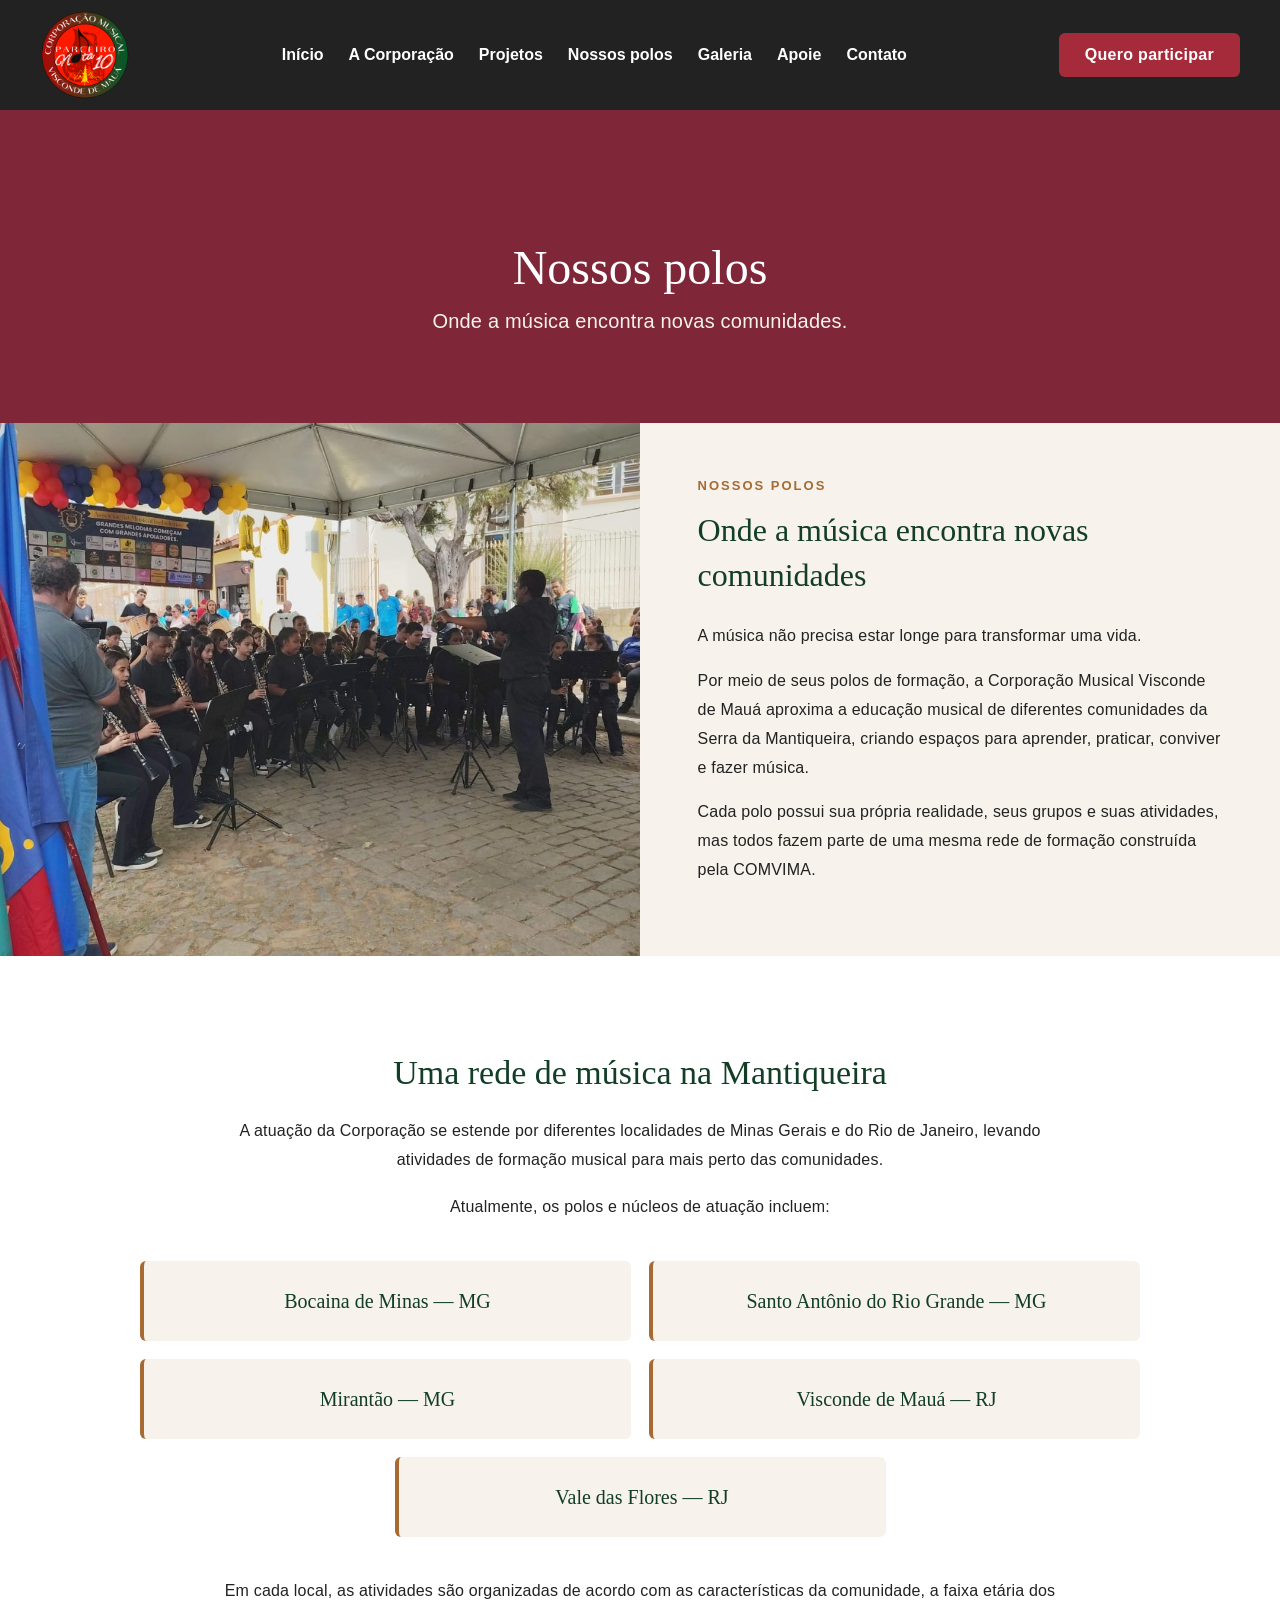
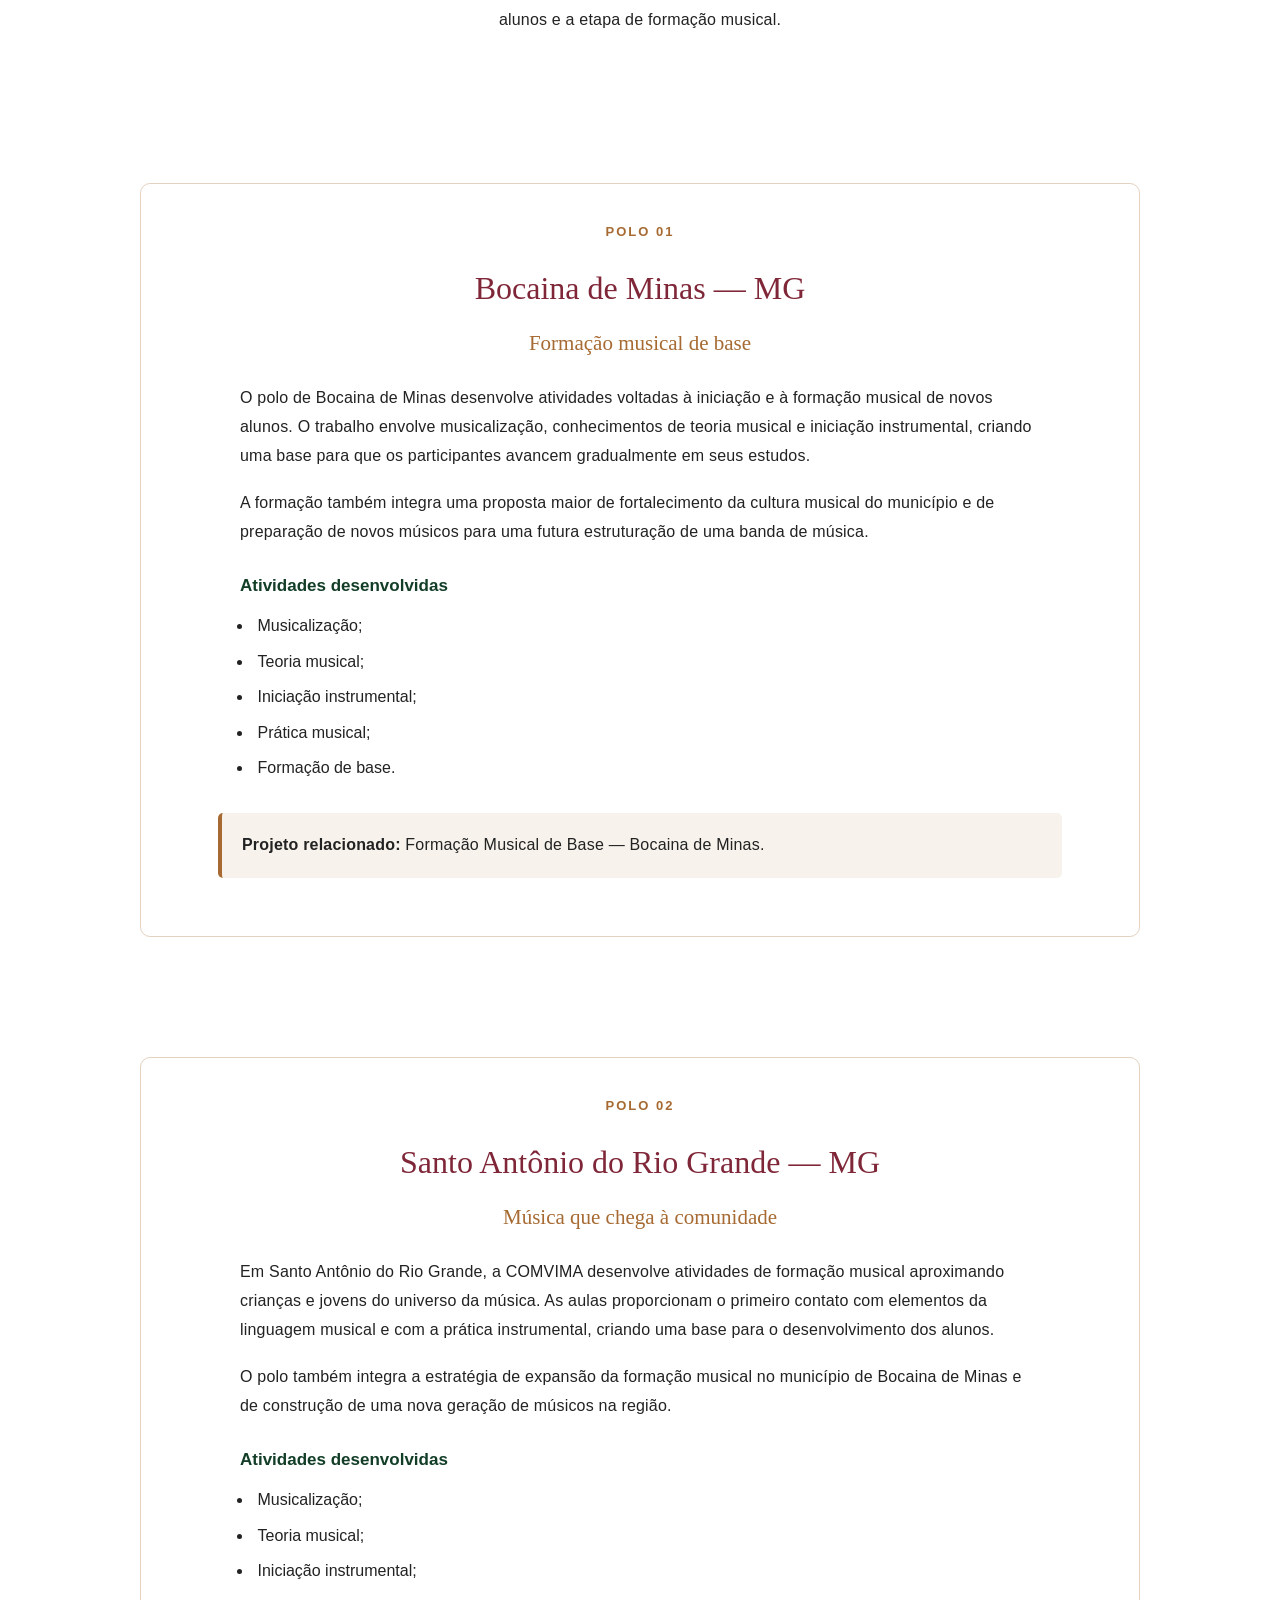
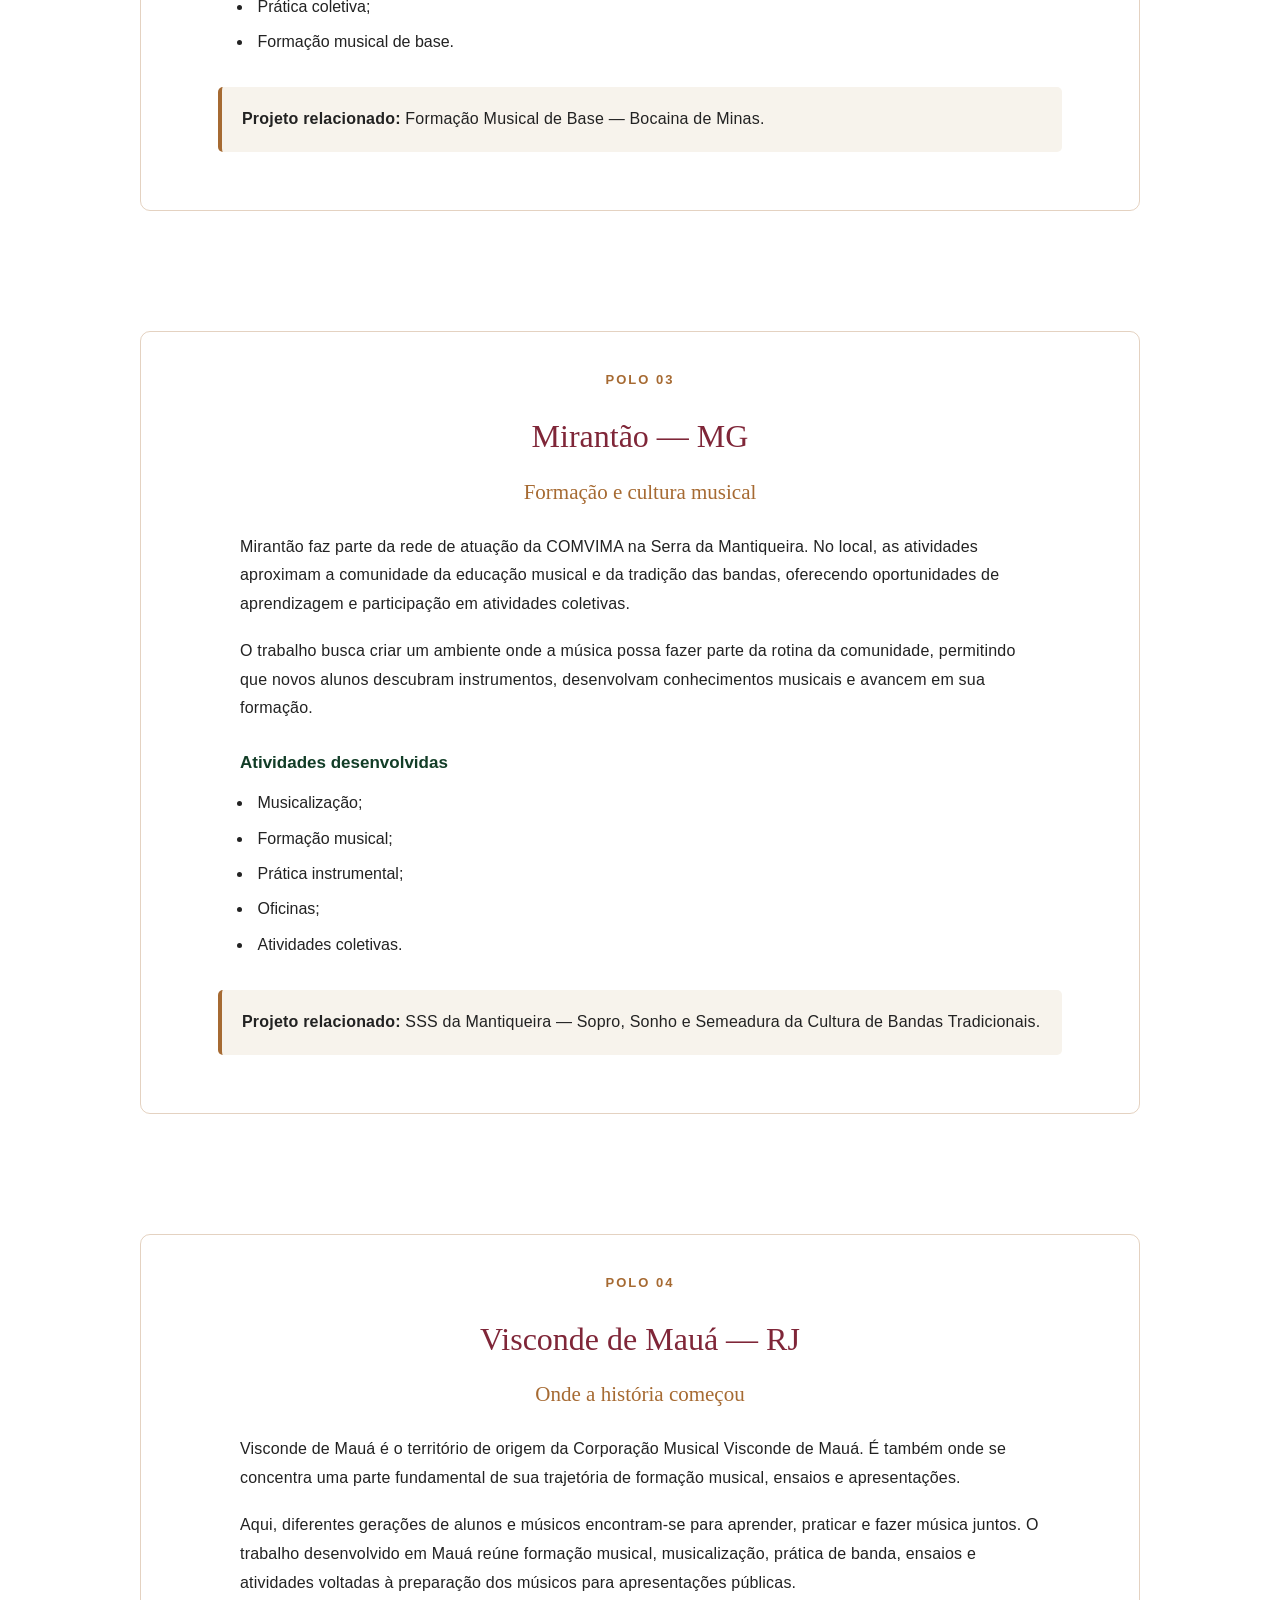
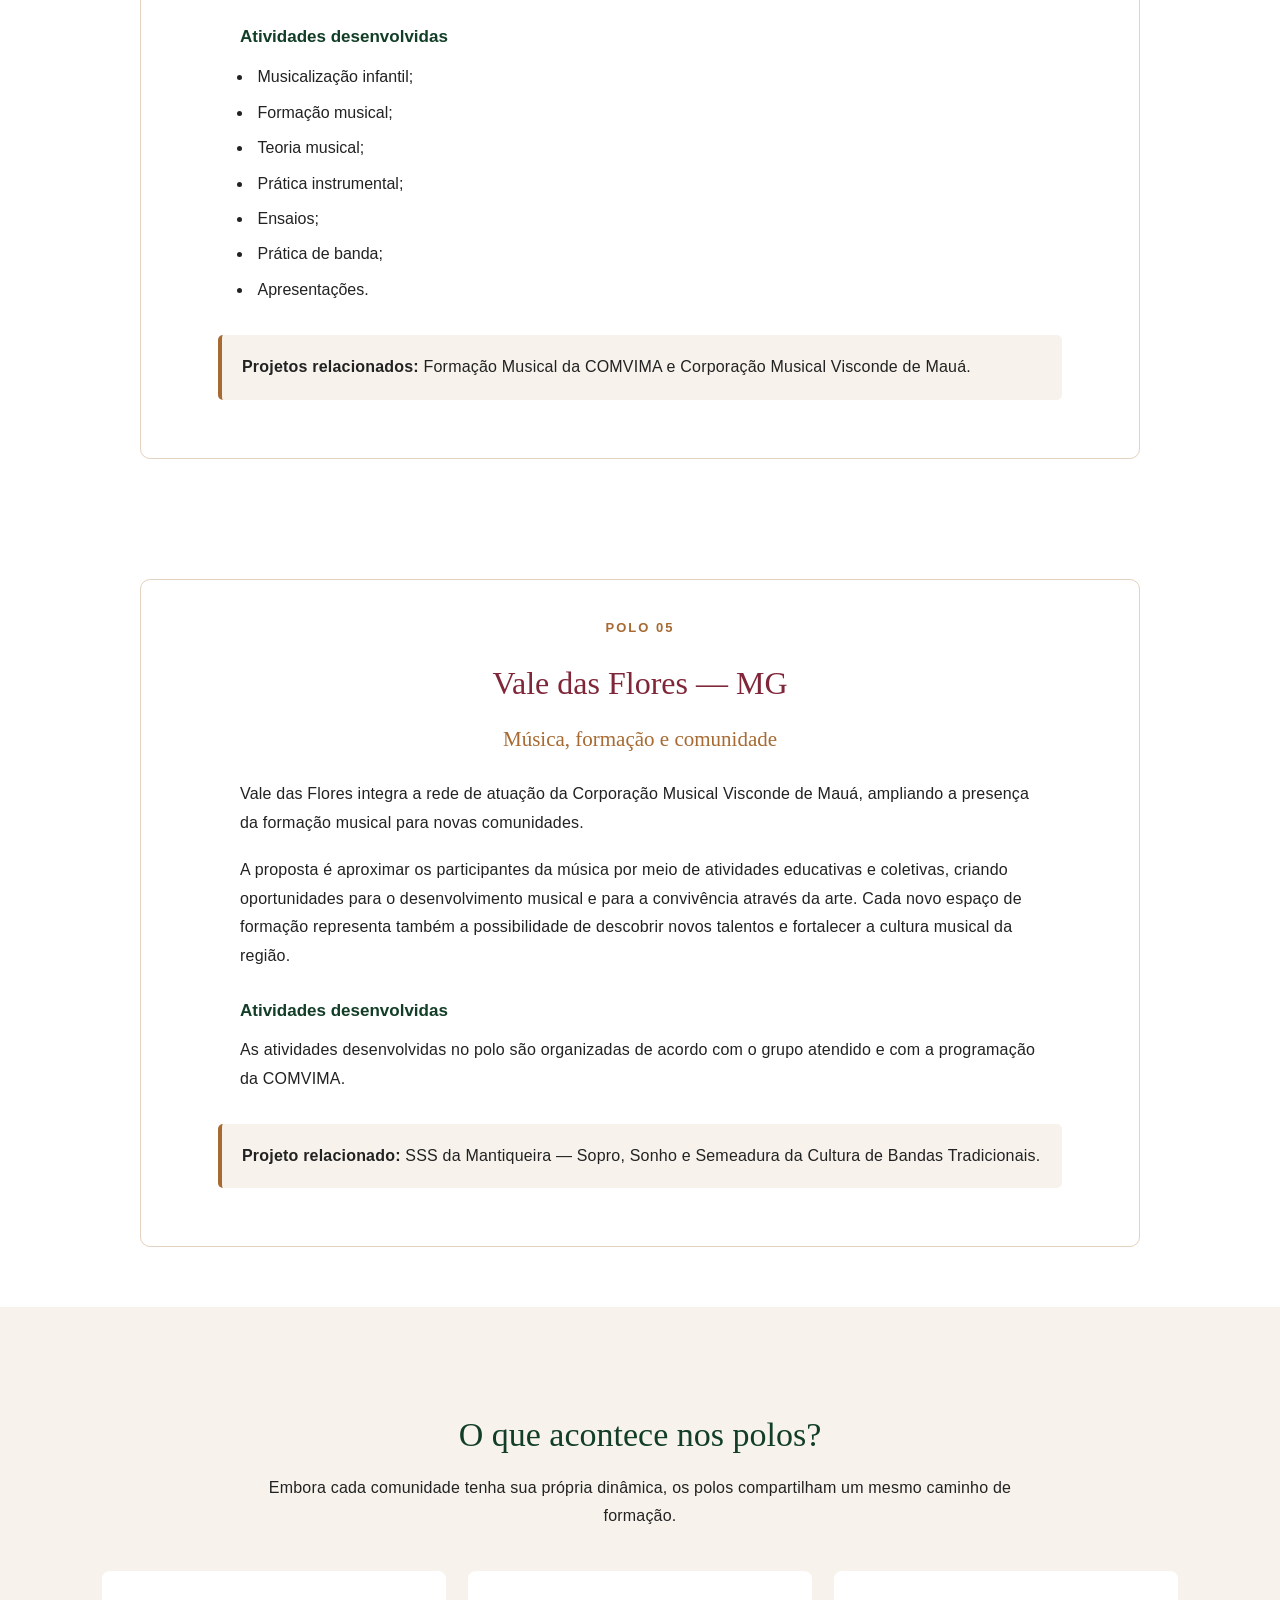
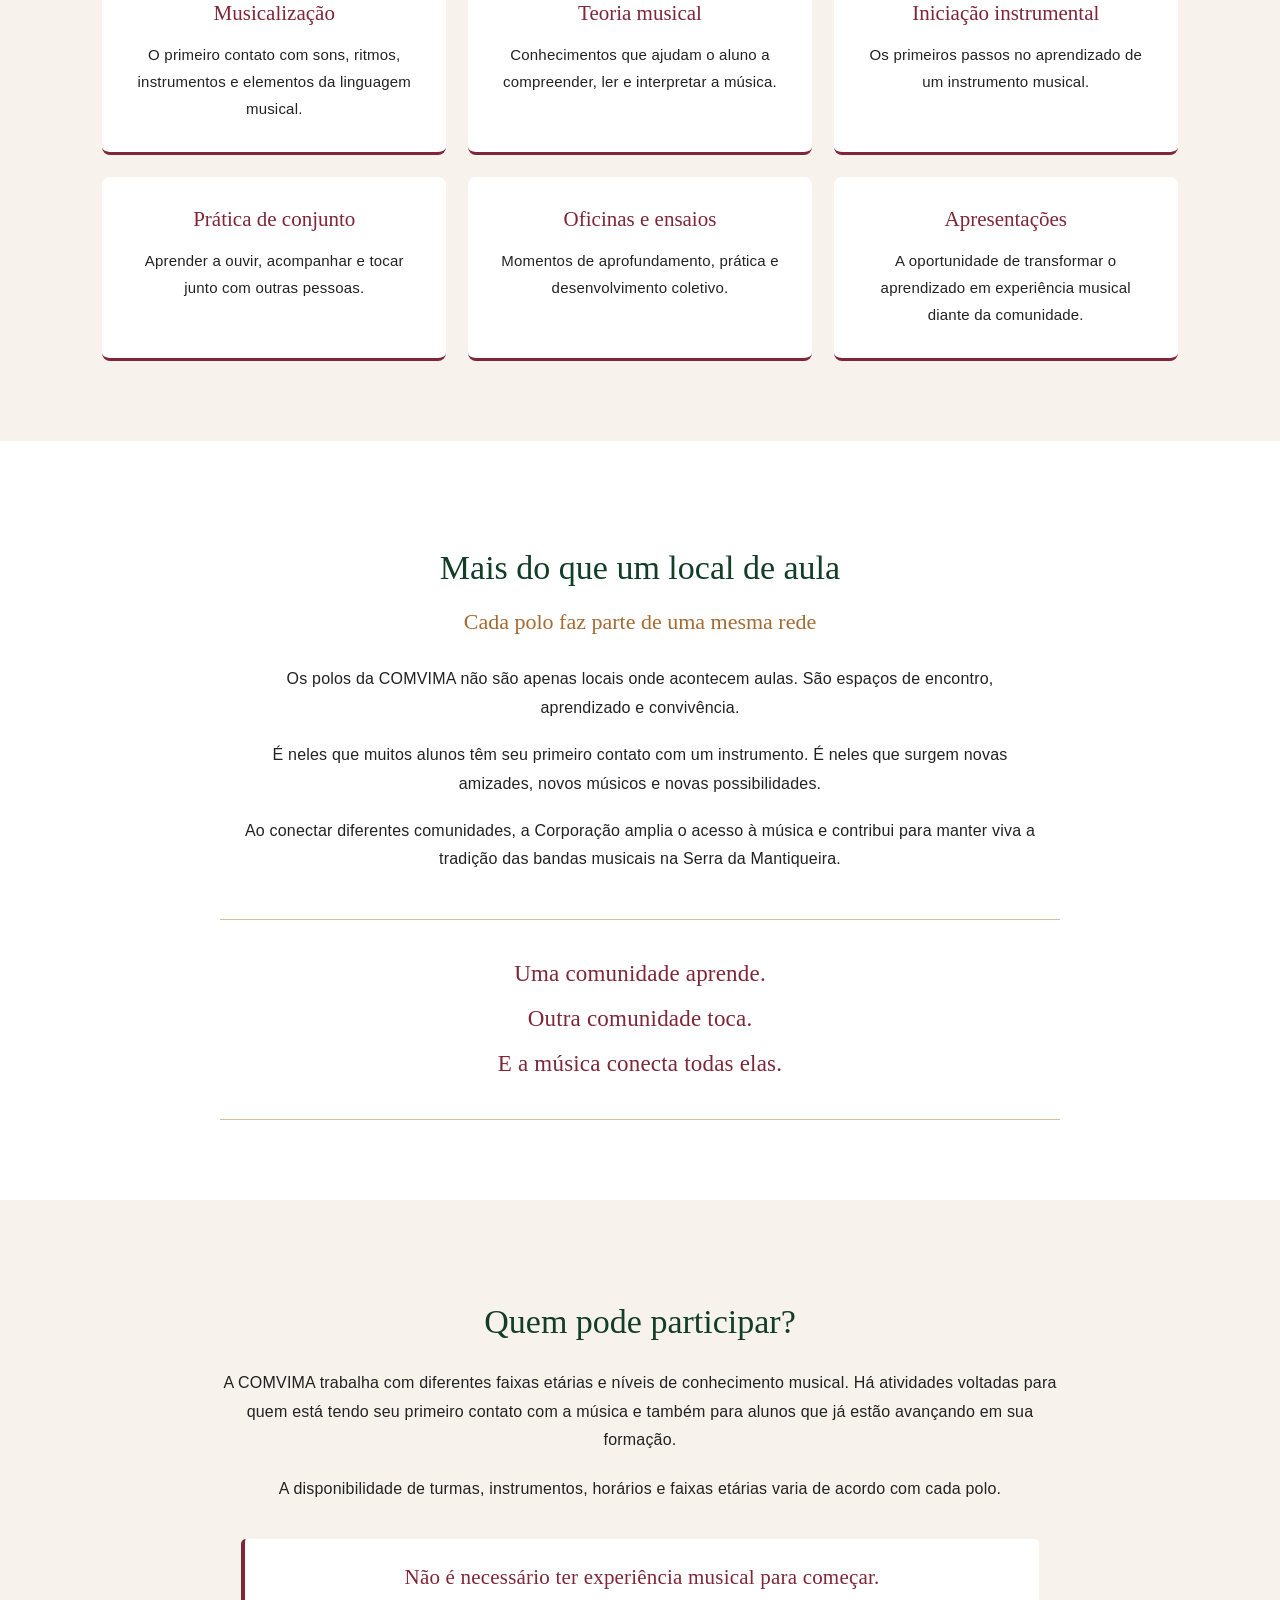
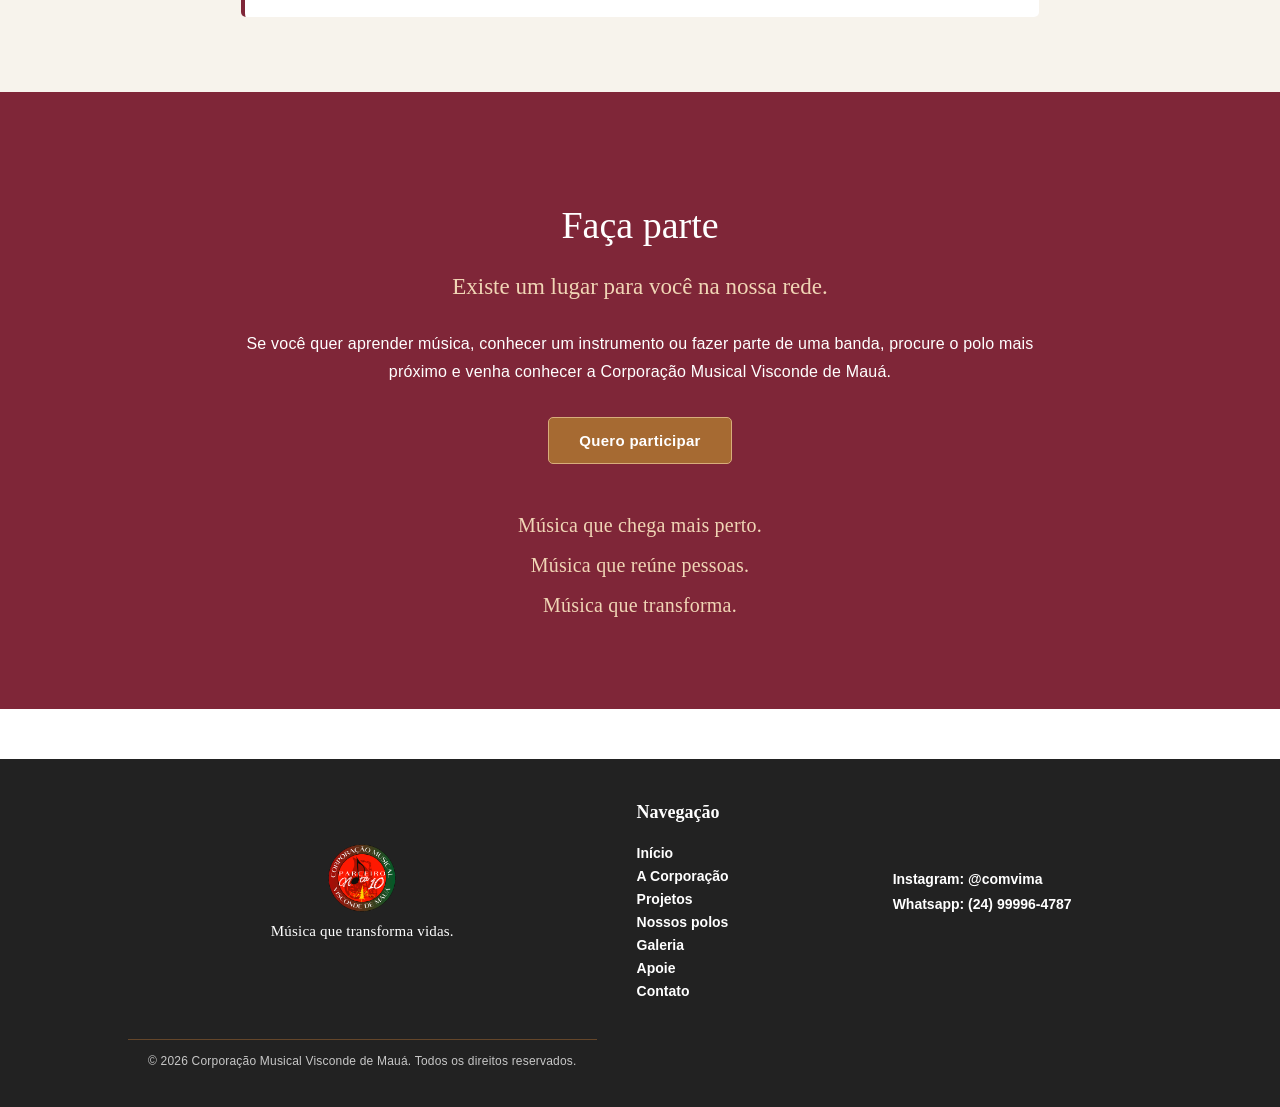
<file: polos.html>
<!DOCTYPE html>
<html lang="pt-BR">
<head>
    <meta charset="UTF-8">
    <meta name="viewport" content="width=device-width, initial-scale=1.0">
    <title>Nossos Projetos | COMVIMA</title>
    <link rel="stylesheet" href="css/style.css">
</head>
<body>
    <header>
        <img src="images/logo.png" alt="Logo da Corporação Musical Visconde de Mauá">
        <nav>
            <a href="index.html#inicio">Início</a>
            <a href="sobre.html">A Corporação</a>
            <a href="projetos.html">Projetos</a>
            <a href="polos.html">Nossos polos</a>
            <a href="index.html#galeria">Galeria</a>
            <a href="apoie.html">Apoie</a>
            <a href="contato.html">Contato</a>
        </nav>
        <a href="https://docs.google.com/forms/d/e/1FAIpQLSfgwmBQpoD8RC1PpNusXVZa9J5pFjQG6sTZpfMdHb0O4KegCQ/viewform?usp=header"
             class="botao"
             target="_blank">
             Quero participar
            </a>
    </header>
    <section class="hero-pagina hero-polos">
    <h1>Nossos polos</h1>
    <p>Onde a música encontra novas comunidades.</p>
</section>
<section class="introducao-polos">
    <div class="imagem-introducao-polos">
        <img src="images/onde.JPG" alt="Alunos e músicos da Corporação Musical Visconde de Mauá">
    </div>

    <div class="texto-introducao-polos">
        <span class="subtitulo-polos">NOSSOS POLOS</span>

        <h2>Onde a música encontra novas comunidades</h2>

        <p>
            A música não precisa estar longe para transformar uma vida.
        </p>

        <p>
            Por meio de seus polos de formação, a Corporação Musical Visconde de Mauá
            aproxima a educação musical de diferentes comunidades da Serra da Mantiqueira,
            criando espaços para aprender, praticar, conviver e fazer música.
        </p>

        <p>
            Cada polo possui sua própria realidade, seus grupos e suas atividades,
            mas todos fazem parte de uma mesma rede de formação construída pela COMVIMA.
        </p>
    </div>
</section>
<section class="rede-polos">
    <h2>Uma rede de música na Mantiqueira</h2>

    <p>
        A atuação da Corporação se estende por diferentes localidades de Minas Gerais
        e do Rio de Janeiro, levando atividades de formação musical para mais perto
        das comunidades.
    </p>

    <p>
        Atualmente, os polos e núcleos de atuação incluem:
    </p>

    <div class="lista-polos">
        <div>
            <h3>Bocaina de Minas — MG</h3>
        </div>

        <div>
            <h3>Santo Antônio do Rio Grande — MG</h3>
        </div>

        <div>
            <h3>Mirantão — MG</h3>
        </div>

        <div>
            <h3>Visconde de Mauá — RJ</h3>
        </div>

        <div>
            <h3>Vale das Flores — RJ</h3>
        </div>
    </div>

    <p>
        Em cada local, as atividades são organizadas de acordo com as características
        da comunidade, a faixa etária dos alunos e a etapa de formação musical.
    </p>
</section>
<section class="detalhe-polo">
    <div class="conteudo-polo">
        <span class="numero-polo">POLO 01</span>

        <h2>Bocaina de Minas — MG</h2>

        <h3>Formação musical de base</h3>

        <p>
            O polo de Bocaina de Minas desenvolve atividades voltadas à iniciação
            e à formação musical de novos alunos. O trabalho envolve musicalização,
            conhecimentos de teoria musical e iniciação instrumental, criando uma
            base para que os participantes avancem gradualmente em seus estudos.
        </p>

        <p>
            A formação também integra uma proposta maior de fortalecimento da
            cultura musical do município e de preparação de novos músicos para
            uma futura estruturação de uma banda de música.
        </p>

        <h4>Atividades desenvolvidas</h4>

        <ul>
            <li>Musicalização;</li>
            <li>Teoria musical;</li>
            <li>Iniciação instrumental;</li>
            <li>Prática musical;</li>
            <li>Formação de base.</li>
        </ul>

        <p class="projeto-relacionado">
            <strong>Projeto relacionado:</strong>
            Formação Musical de Base — Bocaina de Minas.
        </p>
    </div>
</section>
<section class="detalhe-polo">
    <div class="conteudo-polo">
        <span class="numero-polo">POLO 02</span>

        <h2>Santo Antônio do Rio Grande — MG</h2>

        <h3>Música que chega à comunidade</h3>

        <p>
            Em Santo Antônio do Rio Grande, a COMVIMA desenvolve atividades de
            formação musical aproximando crianças e jovens do universo da música.
            As aulas proporcionam o primeiro contato com elementos da linguagem
            musical e com a prática instrumental, criando uma base para o
            desenvolvimento dos alunos.
        </p>

        <p>
            O polo também integra a estratégia de expansão da formação musical
            no município de Bocaina de Minas e de construção de uma nova geração
            de músicos na região.
        </p>

        <h4>Atividades desenvolvidas</h4>

        <ul>
            <li>Musicalização;</li>
            <li>Teoria musical;</li>
            <li>Iniciação instrumental;</li>
            <li>Prática coletiva;</li>
            <li>Formação musical de base.</li>
        </ul>

        <p class="projeto-relacionado">
            <strong>Projeto relacionado:</strong>
            Formação Musical de Base — Bocaina de Minas.
        </p>
    </div>
</section>
<section class="detalhe-polo">
    <div class="conteudo-polo">
        <span class="numero-polo">POLO 03</span>

        <h2>Mirantão — MG</h2>

        <h3>Formação e cultura musical</h3>

        <p>
            Mirantão faz parte da rede de atuação da COMVIMA na Serra da Mantiqueira.
            No local, as atividades aproximam a comunidade da educação musical e da
            tradição das bandas, oferecendo oportunidades de aprendizagem e
            participação em atividades coletivas.
        </p>

        <p>
            O trabalho busca criar um ambiente onde a música possa fazer parte
            da rotina da comunidade, permitindo que novos alunos descubram
            instrumentos, desenvolvam conhecimentos musicais e avancem em sua formação.
        </p>

        <h4>Atividades desenvolvidas</h4>

        <ul>
            <li>Musicalização;</li>
            <li>Formação musical;</li>
            <li>Prática instrumental;</li>
            <li>Oficinas;</li>
            <li>Atividades coletivas.</li>
        </ul>

        <p class="projeto-relacionado">
            <strong>Projeto relacionado:</strong>
            SSS da Mantiqueira — Sopro, Sonho e Semeadura da Cultura de Bandas Tradicionais.
        </p>
    </div>
</section>
<section class="detalhe-polo">
    <div class="conteudo-polo">
        <span class="numero-polo">POLO 04</span>

        <h2>Visconde de Mauá — RJ</h2>

        <h3>Onde a história começou</h3>

        <p>
            Visconde de Mauá é o território de origem da Corporação Musical
            Visconde de Mauá. É também onde se concentra uma parte fundamental
            de sua trajetória de formação musical, ensaios e apresentações.
        </p>

        <p>
            Aqui, diferentes gerações de alunos e músicos encontram-se para
            aprender, praticar e fazer música juntos. O trabalho desenvolvido
            em Mauá reúne formação musical, musicalização, prática de banda,
            ensaios e atividades voltadas à preparação dos músicos para
            apresentações públicas.
        </p>

        <h4>Atividades desenvolvidas</h4>

        <ul>
            <li>Musicalização infantil;</li>
            <li>Formação musical;</li>
            <li>Teoria musical;</li>
            <li>Prática instrumental;</li>
            <li>Ensaios;</li>
            <li>Prática de banda;</li>
            <li>Apresentações.</li>
        </ul>

        <p class="projeto-relacionado">
            <strong>Projetos relacionados:</strong>
            Formação Musical da COMVIMA e Corporação Musical Visconde de Mauá.
        </p>
    </div>
</section>
<section class="detalhe-polo">
    <div class="conteudo-polo">
        <span class="numero-polo">POLO 05</span>

        <h2>Vale das Flores — MG</h2>

        <h3>Música, formação e comunidade</h3>

        <p>
            Vale das Flores integra a rede de atuação da Corporação Musical
            Visconde de Mauá, ampliando a presença da formação musical para
            novas comunidades.
        </p>

        <p>
            A proposta é aproximar os participantes da música por meio de
            atividades educativas e coletivas, criando oportunidades para
            o desenvolvimento musical e para a convivência através da arte.
            Cada novo espaço de formação representa também a possibilidade
            de descobrir novos talentos e fortalecer a cultura musical da região.
        </p>

        <h4>Atividades desenvolvidas</h4>

        <p>
            As atividades desenvolvidas no polo são organizadas de acordo
            com o grupo atendido e com a programação da COMVIMA.
        </p>

        <p class="projeto-relacionado">
            <strong>Projeto relacionado:</strong>
            SSS da Mantiqueira — Sopro, Sonho e Semeadura da Cultura de Bandas Tradicionais.
        </p>
    </div>
</section>
<section class="atividades-polos">
    <h2>O que acontece nos polos?</h2>

    <p class="introducao-atividades">
        Embora cada comunidade tenha sua própria dinâmica, os polos compartilham
        um mesmo caminho de formação.
    </p>

    <div class="lista-atividades">
        <div class="atividade-polo">
            <h3>Musicalização</h3>
            <p>
                O primeiro contato com sons, ritmos, instrumentos e elementos
                da linguagem musical.
            </p>
        </div>

        <div class="atividade-polo">
            <h3>Teoria musical</h3>
            <p>
                Conhecimentos que ajudam o aluno a compreender, ler e interpretar
                a música.
            </p>
        </div>

        <div class="atividade-polo">
            <h3>Iniciação instrumental</h3>
            <p>
                Os primeiros passos no aprendizado de um instrumento musical.
            </p>
        </div>

        <div class="atividade-polo">
            <h3>Prática de conjunto</h3>
            <p>
                Aprender a ouvir, acompanhar e tocar junto com outras pessoas.
            </p>
        </div>

        <div class="atividade-polo">
            <h3>Oficinas e ensaios</h3>
            <p>
                Momentos de aprofundamento, prática e desenvolvimento coletivo.
            </p>
        </div>

        <div class="atividade-polo">
            <h3>Apresentações</h3>
            <p>
                A oportunidade de transformar o aprendizado em experiência
                musical diante da comunidade.
            </p>
        </div>
    </div>
</section>
<section class="mais-que-aulas">
    <h2>Mais do que um local de aula</h2>

    <h3>Cada polo faz parte de uma mesma rede</h3>

    <p>
        Os polos da COMVIMA não são apenas locais onde acontecem aulas.
        São espaços de encontro, aprendizado e convivência.
    </p>

    <p>
        É neles que muitos alunos têm seu primeiro contato com um instrumento.
        É neles que surgem novas amizades, novos músicos e novas possibilidades.
    </p>

    <p>
        Ao conectar diferentes comunidades, a Corporação amplia o acesso à música
        e contribui para manter viva a tradição das bandas musicais na Serra da Mantiqueira.
    </p>

    <div class="mensagem-rede">
        <p>Uma comunidade aprende.</p>
        <p>Outra comunidade toca.</p>
        <p>E a música conecta todas elas.</p>
    </div>
</section>
<section class="quem-pode-participar">
    <h2>Quem pode participar?</h2>

    <p>
        A COMVIMA trabalha com diferentes faixas etárias e níveis de conhecimento musical.
        Há atividades voltadas para quem está tendo seu primeiro contato com a música
        e também para alunos que já estão avançando em sua formação.
    </p>

    <p>
        A disponibilidade de turmas, instrumentos, horários e faixas etárias varia
        de acordo com cada polo.
    </p>

    <p class="destaque-participacao">
        Não é necessário ter experiência musical para começar.
    </p>
</section>
<section class="participar-polos">
    <h2>Faça parte</h2>

    <h3>Existe um lugar para você na nossa rede.</h3>

    <p>
        Se você quer aprender música, conhecer um instrumento ou fazer parte
        de uma banda, procure o polo mais próximo e venha conhecer a
        Corporação Musical Visconde de Mauá.
    </p>

    <a
        href="https://docs.google.com/forms/d/e/1FAIpQLSfgwmBQpoD8RC1PpNusXVZa9J5pFjQG6sTZpfMdHb0O4KegCQ/viewform?usp=header"
        class="botao"
        target="_blank"
        rel="noopener noreferrer"
    >
        Quero participar
    </a>

    <div class="frases-finais">
        <p>Música que chega mais perto.</p>
        <p>Música que reúne pessoas.</p>
        <p>Música que transforma.</p>
    </div>
</section>
<footer class="rodape">
                <div class="rodape-conteudo">
                    <div class="rodape-identidade">
                        <img src="images/logo.png" alt="Corporação Musical Visconde de Mauá">
                        <p>Música que transforma vidas.</p>
                    </div>
                    <div class="rodape-links">
                        <h3>Navegação</h3>
                        <a href="index.html#inicio">Início</a>
                        <a href="sobre.html">A Corporação</a>
                        <a href="projetos.html">Projetos</a>
                        <a href="polos.html">Nossos polos</a>
                        <a href="index.html#galeria">Galeria</a>
                        <a href="apoie.html">Apoie</a>
                        <a href="contato.html">Contato</a>
                    </div>
                    <div class="rodape-contato">
                        <a href="https://www.instagram.com/comvima/" target="_blank">
                            Instagram: @comvima
                        </a>
                        <a href="https://wa.me/5524999964787" target="_blank">
                            Whatsapp: (24) 99996-4787
                        </a>
                    </div>
                    <div class="rodape-final">
                        <p>© 2026 Corporação Musical Visconde de Mauá. Todos os direitos reservados.</p>
                    </div>
                </div>
            </footer>
</body>
</html>
</file>
<file: css/style.css>
:root {
    --verde: #123d27;
    --vermelho:#A52A3A;
    --bronze:#A66A32;
    --branco: #ffffff;
    --creme:#f7f3ec;
    --texto: #222222;
}
body {
    background-color: var(--branco);
    color: var(--texto);
}
body {
    margin: 0;
    font-family: Arial, sans-serif;
    color: var(--texto);
}
header {
    background-color: var(--texto);
    display: flex;
    align-items: center;
    justify-content: space-between;
    padding: 10px 40px;
}
header img {
    width: 90px;
    height: auto;
}
nav {
    display: flex;
    gap: 25px;
}
nav a {
    color: var(--branco);
    text-decoration: none;
    font-weight: bold;
}
nav a:hover {
    color: var(--vermelho);
}
.hero {
    position: relative;
    min-height: 600px;
    display: flex;
    align-items: center;
    justify-content: center;
    padding: 60px 10%;
    box-sizing: border-box;
    overflow: hidden;
    text-align: center;
}
.hero-text{
    width: 70%;
    position: relative;
    z-index: 2;
}
.hero-imagem {
    position: absolute;
    inset: 0;
    width: 100%;
    height: 100%;
}
.hero-imagem img {
    width: 100%;
    height: 100%;
    object-fit: cover;
    display: block;
}
.hero::before{
    content: "";
    position: absolute;
    inset: 0;
    background: radial-gradient(
        ellipse at center,
        rgba(0,0,0,0.92),
        rgba(0,0,0,0.45) 55%,
        rgba(0,0,0,0.05) 100%,
    );
    z-index: 1;
}
.hero-botoes {
    display: flex;
    justify-content: center;
    gap: 15px;
    flex-wrap: wrap;
}
.hero-botoes .botao{
    padding: 13px 22px;
}
.hero h1 {
    font-size: 42px;
    color: var(--creme);
    margin-bottom: 20px;
}
.hero p {
    font-size: 18px;
    line-height: 1.6;
    margin-bottom: 30px;
    color: var(--creme);
}
.botao {
    display: inline-block;
    background-color: var(--vermelho);
    color: var(--branco);
    padding: 13px 26px;
    border-radius: 6px;
    text-decoration: none;
    font-weight: bold;
    letter-spacing: 0.3px;
    transition: 0.25s ease;
}
.botao:hover {
    background-color: var(--creme);
    color: var(--verde);
    transform: translateY(-2px);
}
.sobre {
    display: flex;
    align-items: center;
    gap: 50px;
    padding: 80px 10%;
}
.sobre-imagem {
    width: 45%;
    height: 300px;
    background-color: var(--verde);
    display: flex;
    align-items: center;
    justify-content: center;
    color: var(--branco);
}
.sobre-texto {
    width: 55%;
}
.sobre h2 {
    font-size: 36px;
    color: var(--verde);
    margin-bottom: 20px;
}
.sobre p {
    font-size: 18px;
    line-height: 1.7;
}
.impacto {
    background-color: var(--creme);
    color: var(--texto);
    padding: 70px 10%;
    text-align: center;
}
.titulo-secao h2{
    font-size: 36px;
    color: var(--verde);
    margin: 0;
    display: inline-block;
    position: relative;
    padding-bottom: 14px;
}
.titulo-secao h2::after {
    content: "";
    display: block;
    width: 350px;
    height: 3px;
    background-color: var(--bronze);
    margin: 12px auto 0;
}
.titulo-secao p {
    font-size: 18px;
    line-height: 1.6;
    max-width: 700px;
    margin: 20px auto 0;
}
.numeros-impacto {
    display: flex;
    justify-content: center;
    justify-content: center;
    gap: 80px;
    margin-top: 50px;
}
.numero {
    position: relative;
    padding: 10px 20px 20px;
}
.numero h3 {
    font-size: 48px;
    color: var(--verde);
    margin: 0;
}
.numero h3::after {
    content: "";
    display: block;
    width: 35px;
    height: 2px;
    background-color: var(--bronze);
    margin: 10px auto 0;
}
.numero p {
    font-size: 17px;
    color: var(--texto);
    margin-top: 8px;
}
.projetos {
    padding: 80px 10%;
    background-color: var(--branco);
    text-align: center;
}
.lista-projetos {
    display: grid;
    grid-template-columns: repeat(2, 1fr);
    gap:35px;
    margin-top: 50px;
}
.card-projeto {
    box-sizing: border-box;
    padding: 30px;
    border: 1px solid rgba(166, 106, 50, 0.35);
    border-radius: 12px;
    background-color: var(--creme);
    text-align: left;
    box-shadow: 0 5px 18px rgba(0, 0, 0, 0.06);
    transition: 0.25s ease;
}
.card-projeto:hover {
    transform: translateY(-5px);
    box-shadow: 0 10px 25px rgba(0, 0, 0, 0.10);
}
.card-projeto {
    position: relative;
    overflow: hidden;
}
.card-projeto::before {
    content: "";
    position: absolute;
    top: 0;
    left: 0;
    width: 100%;
    height: 4px;
    background-color: var(--bronze);
}
.imagem-projeto {
    width: 100%;
    height: 220px;
    margin-bottom: 25px;
    background-color: var(--creme);
    overflow: hidden;
}
.imagem-projeto img {
    width: 100%;
    height: 100%;
    object-fit: contain;
    display: block;
}
.numero-projeto {
    color: var(--bronze);
    font-size: 14px;
    font-weight: bold;
    letter-spacing: 2px;
    display: block;
    margin-bottom: 8px;
}
.card-projeto .botao {
    display: block;
    width: fit-content;
    margin: 30px auto 0;
}
.logo-projeto {
    height: 150px;
    background-color: var(--creme);
    display: flex;
    align-items: center;
    justify-content: center;
    margin-bottom: 25px;
}
.card-projeto h3 {
    color: var(--verde);
    font-size: 25px;
    line-height: 1.2;
    margin: 10px 0 12px;
    letter-spacing: 0.5px;
}
.card-projeto p {
    line-height: 1.6;
    margin-bottom: 25px;
}
.projetos-fechamento {
    position: relative;
    max-width: 850px;
    margin: 90px auto 0;
    padding:  50px;
    text-align: center;
    border-radius: 14px;
    box-sizing: border-box;
    overflow: hidden;
}
.projetos-fechamento::before{
    content: "";
    position: absolute;
    top: 0;
    left: 50%;
    transform: translateX(-50%);
    width: 180px;
    height: 5px;
    background-color: var(--verde);
    border-radius: 0 0 4px 4px;
}
.projetos-fechamento h2 {
    color: var(--verde);
    font-size: 30px;
    line-height: 1.3;
    margin: 0 0 20px;
}
.projetos-fechamento p {
    font-size: 18px;
    line-height: 1.7;
    margin: 0 auto;
    max-width: 700px;
}
.transforma {
    display: flex;
    align-items: center;
    gap: 60px;
    padding: 80px 10%;
}
.transforma-imagem {
    width: 55%;
}
.transforma-imagem img {
    width: 100%;
    height: 400px;
    object-fit: cover;
    display: block;
}
.transforma-imagem img {
    filter: saturate(1.35) contrast(1.12) brightness(0.92);
}
.transforma-texto {
    width: 45%;
    padding: 20px 10px;
    box-sizing: border-box;
}
.transforma-texto p {
    text-align: center;
    line-height: 1.7;
    font-size: 18px;
}
.transforma-texto h2 {
    font-size: 38px;
    color: var(--verde);
    margin-bottom: 25px;
    text-align: center;
}
.frase-destaque {
    color: var(--verde);
    font-size: 21px;
    font-weight: bold;
    margin-top: 30px;
    text-align: center;
    text-shadow:
    1px 1px 0 rgba(112, 64,31,0.18),
    2px 3px 6px rgba(0, 0, 0, 0.18);
}
.linha-bronze {
    width: 350px;
    height: 3px;
    background-color: var(--bronze);
    margin: 0 auto 25px;
}
.transforma-texto {
    width: 45%;
    padding: 20px 10px;
    box-sizing: border-box;
    display: flex;
    flex-direction: column;
    align-items: center;
}
p {
    font-weight: 500;
    letter-spacing: 0.2px;
}
/*Faça parte*/
.participar {
    background-color: var(--verde);
    color: var(--creme);
    padding: 80px 10%;
    text-align: center;
}
.participar-conteudo {
    max-width: 800px;
    margin: 0 auto;
}
.participar h2 {
    font-size: 36px;
    color: var(--creme);
    margin: 0 0 20px;
}
.participar p {
    font-size: 18px;
    line-height: 1.8;
    margin-bottom: 20px;
}
.participar-botoes {
    display: flex;
    justify-content: center;
    gap: 15px;
    flex-wrap: wrap;
}
.participar .linha-bronze {
    width: 500px;
}
.participar .frase-destaque {
    color: var(--creme);
    font-size: 22px;
    font-weight: bold;
    margin-top: 35px;
    text-shadow: none;
}
.participar {
    position: relative;
    overflow: hidden;
}
.participar::before {
    content: "";
    position: absolute;
    width: 500px;
    height: 500px;
    border: 2px solid rgba(166, 106, 50, 0.18);
    border-radius: 50%;
    left: -300px;
    top:50%;
    transform: translateY(-50%);
}
.participar::after {
    content: "";
    position: absolute;
    width: 350px;
    height: 350px;
    border: 2px solid rgba(166, 106, 50, 0.12);
    border-radius: 50%;
    right: -220px;
    top: 50%;
    transform: translateY(-50%);
}
.participar-conteudo {
    position: relative;
    z-index: 1;
}
.galeria {
    padding: 80px 10%;
    background-color: var(--creme);
    text-align: center;
}
.galeria-fotos {
    display: grid;
    grid-template-columns: repeat(2, 1fr);
    gap: 20px;
    margin-top: 50px;
}
.galeria-fotos img {
    width: 100%;
    height: 220px;
    object-fit: cover;
    display: block;
}
.galeria-fotos img {
    width: 100%;
    height: auto;
    display: block;
    border: 2px solid var(--bronze);
    transition: opacity 0.6s ease;
}
.galeria-fotos img:hover {
    transform: scale(1.04);
    box-shadow: 0 8px 20px rgba(0, 0, 0, 0.18);
}
.galeria-fotos img:nth-child(n+5) {
    display: none;
}
.galeria-fotos.mostrar-todas img:nth-child(n+5) {
    display: block;
}
#botao-galeria {
    margin-top: 35px;
    background: none;
    border: none;
    color: var(--bronze);
    font-size: 16px;
    font-weight: bold;
    cursor: pointer;
    transition: 0.3s ease;
}
#botao-galeria span {
    display: inline-block;
    margin-left: 6px;
    transition: 0.3s ease;
}
#botao-galeria:hover {
    color: var(--verde);
}
#botao-galeria:hover span {
    transform: translateY(3px);
}
/*SEÇÃO APOIE*/
.ajudar {
    padding: 80px 10%;
    background-color: var(--creme);
}
.ajudar-introducao {
    display: grid;
    grid-template-columns: 1fr 1fr;
    gap: 60px;
    align-items: center;
}
.ajudar-introducao h2 {
    font-family: Georgia, serif;
    font-size: 30px;
    color: var(--verde);
    line-height: 1.3;
    margin-bottom: 20px;
    font-weight: 500;
}
.ajudar-introducao p {
    color: var(--texto);
    font-size: 16px;
    line-height: 1.7;
    margin-bottom: 15px;
}
.ajudar-imagem img {
    width: 100%;
    display: block;
    border: 2px solid var(--bronze);
}
.titulo-apoie {
    display: block;
    text-align: center;
    color: var(--bronze);
    font-size: 20px;
    font-weight: bold;
    letter-spacing: 2px;
    margin-bottom: 35px;
}
.titulo-apoie::after {
    content: "";
    display: block;
    width: 180px;
    height: 3px;
    background-color: var(--bronze);
    margin: 12px auto 0;
}
/*FORMAS DE APOIO*/
.titulo-apoio {
    text-align: center;
    color: var(--verde);
    font-family: Georgia, serif;
    font-size: 30px;
    font-weight: 600;
    margin-top: 70px;
    margin-bottom: 40px;
}
.formas-apoio {
    display: grid;
    grid-template-columns: repeat(3, 1fr);
    gap: 25px;
}
.card-apoio {
    position: relative;
    background-color: #fffdf9;
    border:  1px solid rgba(112, 64, 31, 0.45);
    border-radius: 12px;
    padding: 38px 28px;
    text-align: center;
    overflow: hidden;
    transition: 0.3s ease;
}
.card-apoio::before {
    content: "";
    position: absolute;
    top: 0;
    left: 0;
    width: 100%;
    height: 5px;
    background-color: var(--bronze);
}
.card-apoio:hover {
    transform: translateY(-5px);
    box-shadow: 0 8px 20px rgba(0,0,0,0.10);
}
.icone-apoio {
    font-size: 34px;
    color: var(--bronze);
    margin-bottom: 18px;
}
.card-apoio h3 {
    color:var(--verde);
    font-family: Georgia, serif;
    font-size: 21px;
    margin-bottom: 15px;
}
.card-apoio p {
    color: var(--texto);
    font-size: 15px;
    line-height: 1.6;
    margin-bottom: 25px;
}
.apoio-final {
    width: 80%;
    margin: 70px auto 0;
    padding: 40px 30px;
    background-color: var(--verde);
    text-align: center;
    border-radius: 8px;
}
.apoio-final h2 {
    color: var(--creme);
    font-family: Georgia,serif;
    font-size: 30px;
    font-weight: 500;
    margin-bottom: 15px;
}
.apoio-final p {
    color: var(--creme);
    font-size: 16px;
    line-height: 1.6;
    margin-bottom: 25px;
}
.apoio-final .botao {
    background-color: var(--bronze);
}
.apoio-final .botao:hover {
    background-color: var(--creme);
    color: var(--verde);
}
/*RODAPÉ*/
.rodape {
    background-color: var(--texto);
    color: var(--branco);
    margin-top: 50px;
}
.rodape-conteudo {
    display: grid;
    grid-template-columns: 1.3fr 1fr 1.2fr;
    gap: 40px;
    padding: 25px 10%;
    align-items: center;
}
.rodape-identidade {
    text-align: center;
}
.rodape-identidade img {
    width: 70px !important;
    height: auto;
    margin: 0 auto 10px;
    display: block;
}
.rodape-identidade p {
    font-family: Georgia, serif;
    font-size: 15px;
    color: var(--branco);
    margin: 0;
    text-align: center;
}
.rodape h3 {
    color: var(--branco);
    font-family: Georgia, serif;
    font-size: 18px;
    margin-bottom: 15px;
}
.rodape-links {
    display: flex;
    flex-direction: column;
    gap: 7px;
}
.rodape-links a,
.rodape-contato a {
    color: var(--branco);
    text-decoration: none;
    font-size: 14px;
    font-weight: 600;
    transition: 0.3s ease;
}
.rodape-links a:hover,
.rodape-contato a:hover {
    color: var(--vermelho);
}
.rodape-contato {
    display: flex;
    flex-direction: column;
    gap: 9px;
}
.rodape-final {
    border-top: 1px solid rgba(166, 106, 50, 0.5);
    padding: 14px 20px;
    text-align: center;
}
.rodape-final p {
    color: rgba(255, 255, 255, 0.75);
    font-size: 12px;
    margin: 0;
    white-space: nowrap;
    text-align: center;
}
/* PÁGINA A CORPORAÇÃO */
.sobre-hero {
    padding: 90px 15%;
    background-color: var(--creme);
    text-align: center;
}
.titulo-pagina {
    display: block;
    color: var(--bronze);
    font-size: 18px;
    font-weight: bold;
    letter-spacing: 2px;
    margin-bottom: 20px;
}
.titulo-pagina::after {
    content: "";
    display: block;
    width: 500px;
    height: 3px;
    background-color: var(--bronze);
    margin: 12px auto 30px;
}
.sobre-hero h1 {
    color: var(--verde);
    font-family:Georgia, serif;
    font-size: 42px;
    font-weight: 500;
    margin-bottom: 25px;
}
.sobre-hero p {
    max-width: 850px;
    margin: 0 auto 18px;
    color: var(--texto);
    font-size: 17px;
    line-height: 1.8;
}
/*HISTÓRIA*/
.historia {
    padding: 80px 15%;
    background-color: #f2f5f1;
}
.historia-texto {
    text-align: center;
}
.historia h2 {
    position: relative;
}
.titulo-secao {
    display: block;
    color: var(--vermelho);
    font-size: 15px;
    font-weight: bold;
    letter-spacing: 2px;
    margin-bottom: 15px;
    text-align: center;
}
.historia h2 {
    color:var(--verde);
    font-family: Georgia, serif;
    font-size: 34px;
    font-weight: 500;
    margin-bottom: 30px;
}
.historia p{
    max-width: 520px;
    color: var(--texto);
    font-size: 17px;
    line-height: 1.8;
    margin: 0 auto 18px;
}
.historia-conteudo {
    max-width: 1100px;
    margin: 0 auto;
    display: grid;
    grid-template-columns: 1fr 1fr;
    gap: 60px;
    align-items: center;
}
.historia-imagem img {
    width: 100%;
    aspect-ratio: 1/1;
    object-fit: cover;
    display: block;
    border-radius: 12px;
    border: 2px solid rgba(166, 106, 50, 0.5);
}
/*NOVA FASE*/
.nova-fase {
    padding: 80px 15%;
    background-color: var(--creme);
    text-align: center;
}
.nova-fase h2 {
    margin-bottom: 30px;
}
.nova-fase p {
    max-width: 800px;
    margin: 0 auto 18px;
    color: var(--texto);
    font-size: 17px;
    line-height: 1.8;
}
/*ONDE- LOCALIDADE*/
.onde-musica {
    padding: 80px 10%;
    background-color: var(--creme);
    text-align: center;
}
.onde-introducao {
    max-width: 750px;
    margin: 0 auto 45px;
    font-size:17px;
    line-height: 1.8;
}
.localidades {
    max-width: 1100px;
    margin:0 auto;
    display: grid;
    grid-template-columns: repeat(2, 1fr);
    gap: 30px;
    align-items: stretch;
}
.localidade {
    background-color: var(--branco);
    border: 1px solid rgba(166, 106, 50, 0.35);
    border-radius: 12px;
    overflow: hidden;
    transition: 0.3s ease;
    height: 100%;
    box-sizing: border-box;
}
.localidade:hover {
    transform: translateY(-5px);
    box-shadow: 0 10px 25px rgba(0, 0, 0, 0.10);
}
.localidade > img {
    width: 100%;
    height: 230px;
    object-fit: cover;
    display: block;
}
.localidade-conteudo {
    padding: 25px;
    text-align: center;
}
.localidade h3 {
    color: var(--verde);
    font-family: Georgia, serif;
    font-size: 20px;
    margin-bottom: 15px;
    margin-bottom: 15px;
}
.localidade p {
    color: var(--texto);
    font-size: 15px;
    line-height: 1.7;
    margin: 0 auto;
}
/*GERAL DE H2*/
.historia h2,
.nova-fase h2,
.o-que-e h2,
.atuacao h2,
.onde-musica h2,
.geracoes h2,
.proposito h2, 
.mais-de-20 h2 {
    color: var(--verde);
    font-family: Georgia, serif;
    font-size: 34px;
    font-weight: 500;
    text-align: center;
    margin-bottom: 30px;
}
/*O QUE É*/
.o-que-e {
    padding: 80px 10%;
    background-color: var(--branco);
    text-align: center;
}
.o-que-e-conteudo {
    max-width: 1100px;
    margin: 0 auto;
    display: grid;
    grid-template-columns: 1fr 1fr;
    gap: 60px;
    align-items: center;
}
.o-que-e-texto{
    text-align: center;
}
.o-que-e-texto p {
    max-width: 520px;
    margin: 0 auto 18px;
    color: var(--texto);
    font-size: 17px;
    line-height: 1.8;
}
.o-que-e-imagem img {
    width: 100%;
    display: block;
    border-radius: 12px;
}
/*TRANSFORMANDO*/
.transformando{
    max-width: 800px;
    margin: 70px auto 0;
    padding-top: 45px;
    border-top: 2px solid rgba(166, 106, 50, 0.4);
    text-align: center;
}
.transformando h3 {
    color: var(--vermelho);
    font-family: Georgia, serif;
    font-size: 24px;
    font-weight: 500;
    margin-bottom: 25px;
}
.transformando p {
    color:var(--texto);
    font-size: 17px;
    line-height: 1.8;
    margin-bottom: 18px;
}
/*COMO ATUA*/
.atuacao {
    padding: 80px 10%;
    background-color: #f2f5f1;
    text-align: center;
}
.frentes-atuacao {
    max-width: 1050px;
    margin: 45px auto 0;
    display: grid;
    grid-template-columns: repeat(2, 1fr);
    gap: 25px;
}
.frente {
    background-color: var(--branco);
    padding: 35px 30px;
    border-radius: 12px;
    border: 1px solid rgba(166, 106, 50, 0.5);
    text-align: center;
}
.frente h3 {
    color: var(--verde);
    font-family: Georgia, serif;
    font-size: 20px;
    font-weight: 500;
    margin-bottom: 18px;
}
.frente p {
    color:var(--texto);
    font-size: 16px;
    line-height: 1.7;
    margin: 0;
}
/*GERAÇÕES*/
.geracoes {
    padding: 80px 10%;
    background-color: var(--branco);
    text-align: center;
}
.geracoes-conteudo {
    max-width: 1100px;
    margin: 0 auto;
    display: grid;
    grid-template-columns: 1fr 1fr;
    gap: 60px;
    align-items: center;
}
.geracoes-texto {
    text-align: center;
}
.geracoes-texto p {
    max-width: 520;
    margin: 0 auto 18px;
    color: var(--texto);
    font-size: 17px;
    line-height: 1.8;
}
.geracoes-imagem img {
    width: 100%;
    display: block;
    border-radius: 12px;
}
/*PROPOSITO*/
.proposito {
    padding: 90px 10%;
    background-color: #f2f5f1;
    text-align: center;
}
.proposito p {
    max-width: 800px;
    margin: 0 auto;
    color: var(--texto);
    font-size: 18px;
    line-height: 1.9;
}
/*MAIS 20*/
.mais-de-20 {
    padding:80px 10%;
    background-color: var(--creme);
    text-align:center;
}
.mais-de-20-imagem {
    max-width: 900px;
    margin: 0 auto 50px;
}
.mais-de-20-imagem img {
    width: 100%;
    display: block;
    border-radius: 12px;
}
.mais-de-20-texto {
    max-width: 800px;
    margin: 0 auto;
}
.mais-de-20-texto p {
    color: var(--texto);
    font-size: 17px;
    line-height: 1.8;
    margin-bottom: 18px;
}
/*PÁGINA DE PROJETOS*/
.hero-pagina {
    padding: 90px 10%;
    background-color: var(--verde);
    color: var(--branco);
    text-align: center;
}
.hero-pagina h1 {
    font-family: Georgia, serif;
    font-size: 48px;
    font-weight: 500;
    margin-bottom: 15px;
}
.hero-pagina p {
    font-size: 20px;
    color: var(--creme);
    margin: 0;
}.introducao-projetos {
    padding: 70px 10%;
    background-color: var(--branco);
    text-align: center;
}
.introducao-projetos h2 {
    color: var(--verde);
    font-family: Georgia, serif;
    font-size: 34px;
    font-weight: 500;
    margin-bottom: 30px;
}
.introducao-projetos p {
    max-width: 850px;
    margin: 0 auto 18px;
    color: var(--texto);
    font-size: 16px;
    line-height: 1.8;
}
/*BLOCOS DOS PROJETOS*/
.projeto {
    padding: 60px 8%;
    margin: 0 auto 35px;
    max-width: 1100px;
    background-color: var(--branco);
    border: 1px solid rgba(166, 106, 50, 0.35);
    border-radius: 12px;
    box-sizing: border-box;
}
.numero-projeto {
    display: block;
    color: var(--bronze);
    font-family: Georgia, serif;
    font-size: 18px;
    font-weight: bold;
    text-align: center;
    margin-bottom: 12px;
}
.projeto > h2 {
    color: var(--verde);
    font-family: Georgia, serif;
    font-size: 30px;
    font-weight: 500;
    text-align: center;
    margin-bottom: 18px;
}
.projeto > h3 {
    color: var(--bronze);
    font-family: Georgia, serif;
    font-size: 21px;
    font-weight: 500;
    text-align: center;
    line-height: 1.5;
    margin-bottom: 25px;
}
.projeto > h4 {
    color: var(--texto);
    font-size: 16px;
    font-weight: 600;
    line-height: 1.7;
    text-align: center;
    max-width: 850px;
    margin: 0 auto 25px;
}
.projeto > p,
.projeto-subsecao > p {
    color: var(--texto);
    font-size: 16px;
    line-height: 1.8;
    text-align: center;
    max-width: 850px;
    margin: 0 auto 18px;
}
.projeto-subsecao {
    margin-top: 45px;
}
.projeto-subsecao h3 {
    color: var(--verde);
    font-family: Georgia, serif;
    font-size: 24px;
    font-weight: 500;
    text-align: center;
    margin-bottom: 22px;
}
/*DESTAQUE ATUAÇÃO PERMANENTE*/
.atuacao-permanente {
    background-color:transparent;
    padding: 0 5% 40px;
    margin-top: 60px;
}
.titulo-grupo {
    max-width: 1100px;
    margin: 0 auto 40px;
    padding: 40px 30px;
    background-color: var(--creme);
    border-radius: 12px;
    text-align: center;
}
.projeto.permanente {
    background-color: var(--branco);
    border: 1px solid rgba(166, 106, 50, 0.35);
}
.titulo-grupo span {
    color: var(--bronze);
    font-size: 13px;
    font-weight: bold;
    letter-spacing: 2px;
}
.titulo-grupo h2 {
    color: var(--verde);
    font-family: Georgia, serif;
    font-size: 36px;
    font-weight: 500;
    margin: 15px 0 20px;
}
.titulo-grupo p {
    color: var(--texto);
    font-size: 16px;
    line-height: 1.8;
    margin: 0 auto;
}
/*LISTAS DOS PROJETOS*/
.projeto-subsecao ul {
    max-width: 760px;
    margin: 0 auto;
    padding-left: 25px;
    color: var(--texto);
    line-height: 1.9;
}
.projeto-subsecao li {
    padding-left: 6px;
    margin-bottom: 8px;
}
/*INFORMAÇÕES DE FOMENTO*/
.fomento {
    margin-top: 40px !important;
    padding: 20px;
    background-color: var(--creme);
    border-left: 4px solid var(--bronze);
    border-radius: 6px;
    line-height: 1.8;
    text-align: left !important;
}
/*SEÇÃO FINAL DOS PROJETOS*/
.proposito-projetos {
    padding: 80px 10%;
    background-color: var(--branco);
    text-align: center;
}
.proposito-projetos .titulo-secao {
    color: var(--bronze);
    font-size: 13px;
    font-weight: bold;
    letter-spacing: 2px;
}
.proposito-projetos > h2 {
    color: var(--verde);
    font-family: Georgia, serif;
    font-size: 34px;
    font-weight: 500;
    line-height: 1.4;
    margin: 20px auto;
}
.proposito-projetos > p {
    max-width: 800px;
    margin: 0 auto 22px;
    color: var(--texto);
    font-size: 16px;
    line-height: 1.8;
}
.resumo-frentes {
    max-width: 850px;
    margin: 45px auto;
    text-align: left;
}
.resumo-frentes > div {
    padding: 18px 0;
    border-bottom: 1px solid rgba(166, 106, 50, 0.3);
}
.resumo-frentes h3 {
    color: var(--verde);
    font-family: Georgia, serif;
    font-size: 20px;
    font-weight: 500;
    margin: 0 0 8px;
}
.resumo-frentes p {
    color: var(--texto);
    font-size: 15px;
    line-height: 1.7;
    margin: 0;
}
.proposito-projetos .texto-proposito {
    margin-top: 45px;
    margin-bottom: 10px;
}
/* BOTÕES FINAIS DOS PROJETOS */
.botoes-projetos {
    display: flex;
    justify-content: center;
    align-items: center;
    flex-wrap: wrap;
    gap: 16px;
    margin-top: 35px;
}
.botoes-projetos .botao {
    display: inline-block;
    padding: 14px 26px;
    background-color: var(--vermelho);
    color: var(--branco);
    text-decoration: none;
    border-radius: 5px;
    font-size: 15px;
    transition: background-color 0.3s ease;
}
.botoes-projetos .botao:hover {
    background-color: var(--verde);
}
/* FAIXAS COM FOTOGRAFIA NOS PROJETOS */
.cabecalho-projeto {
    position: relative;
    overflow: hidden;
    padding: 45px 25px;
    margin: -60px -8% 35px;
    background-position: center;
    background-size: cover;
    text-align: center;
    border-radius: 11px 11px 0 0;
    isolation: isolate;
}

.cabecalho-projeto::before {
    content: "";
    position: absolute;
    inset: 0;
    background: rgba(18, 35, 25, 0.68);
    z-index: -1;
}

.cabecalho-projeto .numero-projeto {
    color: #e2b77f;
}

.cabecalho-projeto h2 {
    color: #ffffff;
    font-family: Georgia, serif;
    font-size: 30px;
    font-weight: 500;
    line-height: 1.4;
    margin: 10px 0;
}

.cabecalho-projeto h3 {
    color: #f7f3ec;
    font-family: Georgia, serif;
    font-size: 19px;
    font-weight: 400;
    line-height: 1.6;
    margin: 0 auto;
    max-width: 750px;
}
/* FOTO DO PROJETO 01 */
.projeto-01 {
    background-image: url("../images/p01.jpeg");
}
@media (max-width: 650px) {
    .cabecalho-projeto {
        padding: 35px 20px;
    }

    .cabecalho-projeto h2 {
        font-size: 25px;
    }

    .cabecalho-projeto h3 {
        font-size: 17px;
    }
}
.projeto-02 {
    background-image: url("../images/p02.jpg");
}
@media (max-width: 650px) {
    .cabecalho-projeto{
        padding: 35px 20px;
    }
    .cabecalho-projeto h2 {
        font-size: 17px;
    }
    .cabecalho-projeto h3 {
        font-size: 17px;
    }
}
.projeto-03 {
    background-image: url("../images/p03.jpg");
}
@media (max-width: 650px) {
    .cabecalho-projeto{
        padding: 35px 20px;
    }
    .cabecalho-projeto h2 {
        font-size: 17px;
    }
    .cabecalho-projeto h3 {
        font-size: 17px;
    }
}
.projeto-04 {
    background-image: url("../images/p04.jpg");
}
@media (max-width: 650px) {
    .cabecalho-projeto{
        padding: 35px 20px;
    }
    .cabecalho-projeto h2 {
        font-size: 17px;
    }
    .cabecalho-projeto h3 {
        font-size: 17px;
    }
}
/* PÁGINA NOSSOS POLOS */

.hero-polos {
    background-color: #7F2638;
}
/* INTRODUÇÃO DOS POLOS — FOTO E TEXTO */

.introducao-polos {
    display: grid;
    grid-template-columns: 1fr 1fr;
    align-items: stretch;
    background-color: var(--creme);
    padding: 0;
    text-align: left;
    overflow: hidden;
}

.imagem-introducao-polos {
    min-height: 500px;
}

.imagem-introducao-polos img {
    display: block;
    width: 100%;
    height: 100%;
    min-height: 500px;
    object-fit: cover;
}

.texto-introducao-polos {
    display: flex;
    flex-direction: column;
    justify-content: center;
    padding: 55px 9%;
    box-sizing: border-box;
}

.subtitulo-polos {
    color: var(--bronze);
    font-size: 13px;
    font-weight: bold;
    letter-spacing: 2px;
    margin-bottom: 15px;
}

.texto-introducao-polos h2 {
    color: var(--verde);
    font-family: Georgia, serif;
    font-size: 32px;
    font-weight: 500;
    line-height: 1.4;
    margin: 0 0 25px;
}

.texto-introducao-polos p {
    color: var(--texto);
    font-size: 16px;
    line-height: 1.8;
    margin: 0 0 16px;
}

/* ADAPTAÇÃO PARA CELULAR */

@media (max-width: 750px) {
    .introducao-polos {
        grid-template-columns: 1fr;
    }

    .imagem-introducao-polos {
        min-height: 300px;
        height: 300px;
    }

    .imagem-introducao-polos img {
        min-height: 0;
    }

    .texto-introducao-polos {
        padding: 40px 7%;
    }

    .texto-introducao-polos h2 {
        font-size: 28px;
    }
}
/* REDE DE POLOS */

.rede-polos {
    padding: 70px 8%;
    background-color: var(--branco);
    text-align: center;
}

.rede-polos h2 {
    color: var(--verde);
    font-family: Georgia, serif;
    font-size: 34px;
    font-weight: 500;
    margin-bottom: 25px;
}

.rede-polos > p {
    max-width: 850px;
    margin: 0 auto 18px;
    color: var(--texto);
    font-size: 16px;
    line-height: 1.8;
}

.lista-polos {
    max-width: 1000px;
    margin: 40px auto;
    display: grid;
    grid-template-columns: repeat(2, minmax(0, 1fr));
    gap: 18px;
}

.lista-polos > div {
    padding: 25px 20px;
    background-color: var(--creme);
    border-left: 4px solid var(--bronze);
    border-radius: 6px;
}

.lista-polos h3 {
    margin: 0;
    color: var(--verde);
    font-family: Georgia, serif;
    font-size: 20px;
    font-weight: 500;
    line-height: 1.5;
}

@media (max-width: 650px) {
    .lista-polos {
        grid-template-columns: 1fr;
    }
}
/* CENTRALIZAR O ÚLTIMO POLO */

.lista-polos > div:last-child {
    grid-column: 1 / -1;
    width: calc(50% - 9px);
    justify-self: center;
    box-sizing: border-box;
}
/* BLOCOS INDIVIDUAIS DOS POLOS */

.detalhe-polo {
    padding: 60px 8%;
    background-color: var(--branco);
}

.conteudo-polo {
    max-width: 1000px;
    margin: 0 auto;
    padding: 40px;
    border: 1px solid rgba(166, 106, 50, 0.3);
    border-radius: 10px;
    box-sizing: border-box;
}

.numero-polo {
    display: block;
    color: var(--bronze);
    font-size: 13px;
    font-weight: bold;
    letter-spacing: 2px;
    text-align: center;
    margin-bottom: 12px;
}

.conteudo-polo h2 {
    color: #7F2638;
    font-family: Georgia, serif;
    font-size: 32px;
    font-weight: 500;
    line-height: 1.4;
    text-align: center;
    margin-bottom: 12px;
}

.conteudo-polo h3 {
    color: var(--bronze);
    font-family: Georgia, serif;
    font-size: 21px;
    font-weight: 500;
    text-align: center;
    margin-bottom: 28px;
}

.conteudo-polo > p {
    max-width: 800px;
    margin: 0 auto 18px;
    color: var(--texto);
    font-size: 16px;
    line-height: 1.8;
}

.conteudo-polo h4 {
    max-width: 800px;
    margin: 30px auto 15px;
    color: var(--verde);
    font-size: 17px;
    font-weight: 600;
}

.conteudo-polo ul {
    max-width: 800px;
    margin: 0 auto 25px;
    padding-left: 25px;
    color: var(--texto);
    line-height: 1.9;
}

.conteudo-polo li {
    padding-left: 5px;
    margin-bottom: 5px;
}

.conteudo-polo .projeto-relacionado {
    margin-top: 30px;
    padding: 18px 20px;
    background-color: var(--creme);
    border-left: 4px solid var(--bronze);
    border-radius: 5px;
}

@media (max-width: 650px) {
    .detalhe-polo {
        padding: 35px 5%;
    }

    .conteudo-polo {
        padding: 28px 20px;
    }

    .conteudo-polo h2 {
        font-size: 26px;
    }

    .conteudo-polo h3 {
        font-size: 19px;
        line-height: 1.5;
    }
}
/* ATIVIDADES DOS POLOS */

.atividades-polos {
    padding: 80px 8%;
    background-color: var(--creme);
    text-align: center;
}

.atividades-polos > h2 {
    color: var(--verde);
    font-family: Georgia, serif;
    font-size: 34px;
    font-weight: 500;
    margin-bottom: 20px;
}

.introducao-atividades {
    max-width: 800px;
    margin: 0 auto 40px;
    color: var(--texto);
    font-size: 16px;
    line-height: 1.8;
}

.lista-atividades {
    max-width: 1100px;
    margin: 0 auto;
    display: grid;
    grid-template-columns: repeat(3, minmax(0, 1fr));
    gap: 22px;
}

.atividade-polo {
    padding: 30px 24px;
    background-color: var(--branco);
    border-bottom: 3px solid #7F2638;
    border-radius: 8px;
    box-sizing: border-box;
}

.atividade-polo h3 {
    color: #7F2638;
    font-family: Georgia, serif;
    font-size: 21px;
    font-weight: 500;
    margin: 0 0 15px;
}

.atividade-polo p {
    color: var(--texto);
    font-size: 15px;
    line-height: 1.8;
    margin: 0;
}

@media (max-width: 850px) {
    .lista-atividades {
        grid-template-columns: repeat(2, minmax(0, 1fr));
    }
}

@media (max-width: 550px) {
    .atividades-polos {
        padding: 55px 5%;
    }

    .lista-atividades {
        grid-template-columns: 1fr;
    }
}
/* MAIS DO QUE UM LOCAL DE AULA */

.mais-que-aulas {
    padding: 80px 10%;
    background-color: var(--branco);
    text-align: center;
}

.mais-que-aulas > h2 {
    color: var(--verde);
    font-family: Georgia, serif;
    font-size: 34px;
    font-weight: 500;
    margin-bottom: 18px;
}

.mais-que-aulas > h3 {
    color: var(--bronze);
    font-family: Georgia, serif;
    font-size: 22px;
    font-weight: 500;
    margin-bottom: 30px;
}

.mais-que-aulas > p {
    max-width: 800px;
    margin: 0 auto 18px;
    color: var(--texto);
    font-size: 16px;
    line-height: 1.8;
}

.mensagem-rede {
    max-width: 800px;
    margin: 45px auto 0;
    padding: 28px 20px;
    border-top: 1px solid rgba(166, 106, 50, 0.45);
    border-bottom: 1px solid rgba(166, 106, 50, 0.45);
}

.mensagem-rede p {
    color: #7F2638;
    font-family: Georgia, serif;
    font-size: 23px;
    line-height: 1.6;
    margin: 8px 0;
}

@media (max-width: 650px) {
    .mais-que-aulas {
        padding: 55px 6%;
    }

    .mais-que-aulas > h2 {
        font-size: 29px;
    }

    .mensagem-rede p {
        font-size: 20px;
    }
}
/* QUEM PODE PARTICIPAR */

.quem-pode-participar {
    padding: 75px 10%;
    background-color: var(--creme);
    text-align: center;
}

.quem-pode-participar h2 {
    color: var(--verde);
    font-family: Georgia, serif;
    font-size: 34px;
    font-weight: 500;
    margin-bottom: 28px;
}

.quem-pode-participar > p {
    max-width: 850px;
    margin: 0 auto 20px;
    color: var(--texto);
    font-size: 16px;
    line-height: 1.8;
}

.quem-pode-participar .destaque-participacao {
    max-width: 750px;
    margin: 35px auto 0;
    padding: 22px;
    color: #7F2638;
    background-color: var(--branco);
    border-left: 4px solid #7F2638;
    border-radius: 5px;
    font-family: Georgia, serif;
    font-size: 21px;
    line-height: 1.6;
}

@media (max-width: 650px) {
    .quem-pode-participar {
        padding: 55px 6%;
    }

    .quem-pode-participar h2 {
        font-size: 29px;
    }

    .quem-pode-participar .destaque-participacao {
        font-size: 19px;
    }
}
/* PARTICIPE DA COMVIMA */

.participar-polos {
    padding: 80px 10%;
    background-color: #7F2638;
    color: var(--branco);
    text-align: center;
}

.participar-polos > h2 {
    color: var(--branco);
    font-family: Georgia, serif;
    font-size: 38px;
    font-weight: 500;
    margin-bottom: 18px;
}

.participar-polos > h3 {
    color: #F0D5B5;
    font-family: Georgia, serif;
    font-size: 23px;
    font-weight: 400;
    line-height: 1.5;
    margin-bottom: 25px;
}

.participar-polos > p {
    max-width: 800px;
    margin: 0 auto 30px;
    color: var(--branco);
    font-size: 16px;
    line-height: 1.8;
}

.participar-polos .botao {
    display: inline-block;
    padding: 14px 30px;
    background-color: var(--bronze);
    color: var(--branco);
    border: 1px solid #D8AD7A;
    border-radius: 5px;
    font-size: 15px;
    font-weight: 600;
    text-decoration: none;
    transition: background-color 0.3s ease, transform 0.3s ease;
}

.participar-polos .botao:hover {
    background-color: #805025;
    transform: translateY(-2px);
}

.frases-finais {
    margin-top: 45px;
}

.frases-finais p {
    margin: 8px 0;
    color: #F0D5B5;
    font-family: Georgia, serif;
    font-size: 20px;
    line-height: 1.6;
}

@media (max-width: 650px) {
    .participar-polos {
        padding: 60px 6%;
    }

    .participar-polos > h2 {
        font-size: 32px;
    }

    .participar-polos > h3 {
        font-size: 20px;
    }

    .frases-finais p {
        font-size: 18px;
    }
}
/* ================================
   PÁGINA APOIE
================================ */

/* ABERTURA */
.hero-apoie {
    background-color: #70401f;
}

/* INTRODUÇÃO */
.introducao-apoie {
    display: grid;
    grid-template-columns: 1fr 1fr;
    align-items: stretch;
    background-color: var(--creme);
    overflow: hidden;
}

.texto-introducao-apoie {
    display: flex;
    flex-direction: column;
    justify-content: center;
    padding: 55px 9%;
    box-sizing: border-box;
}

.subtitulo-apoie {
    color: var(--bronze);
    font-size: 13px;
    font-weight: bold;
    letter-spacing: 2px;
    margin-bottom: 15px;
}

.texto-introducao-apoie h2 {
    color: var(--verde);
    font-family: Georgia, serif;
    font-size: 32px;
    font-weight: 500;
    line-height: 1.4;
    margin: 0 0 25px;
}

.texto-introducao-apoie p {
    color: var(--texto);
    font-size: 16px;
    line-height: 1.8;
    margin: 0 0 16px;
}

.texto-introducao-apoie .destaque-apoie {
    color: var(--verde);
    font-weight: 600;
    margin-top: 5px;
}

.imagem-introducao-apoie {
    min-height: 500px;
}

.imagem-introducao-apoie img {
    display: block;
    width: 100%;
    height: 100%;
    min-height: 500px;
    object-fit: cover;
}

/* RESPONSIVIDADE */
@media (max-width: 750px) {
    .introducao-apoie {
        grid-template-columns: 1fr;
    }

    .imagem-introducao-apoie {
        height: 300px;
        min-height: 300px;
    }

    .imagem-introducao-apoie img {
        min-height: 0;
    }

    .texto-introducao-apoie {
        padding: 40px 7%;
    }

    .texto-introducao-apoie h2 {
        font-size: 28px;
    }
}
/* ================================
   FORMAS DE APOIO
================================ */

.formas-apoio-pagina {
    padding: 75px 8%;
    background-color: #ffffff;
}

.titulo-formas-apoio {
    max-width: 750px;
    margin: 0 auto 55px;
    text-align: center;
}

.titulo-formas-apoio h2 {
    color: var(--verde);
    font-family: Georgia, serif;
    font-size: 36px;
    font-weight: 500;
    margin: 12px 0 18px;
}

.titulo-formas-apoio p {
    color: var(--texto);
    font-size: 16px;
    line-height: 1.8;
    margin: 0;
}

.lista-detalhes-apoio {
    max-width: 1100px;
    margin: 0 auto;
}

.detalhe-apoio {
    padding: 45px 50px;
    margin-bottom: 30px;
    background-color: var(--creme);
    border-left: 4px solid var(--bronze);
}

.detalhe-apoio:last-child {
    margin-bottom: 0;
}

.conteudo-apoio {
    max-width: 850px;
    margin: 0 auto;
}

.numero-apoio {
    display: block;
    color: var(--bronze);
    font-size: 13px;
    font-weight: bold;
    letter-spacing: 1.5px;
    margin-bottom: 15px;
}

.conteudo-apoio h2 {
    color: var(--verde);
    font-family: Georgia, serif;
    font-size: 29px;
    font-weight: 500;
    line-height: 1.4;
    margin: 0 0 22px;
}

.conteudo-apoio h3 {
    color: var(--verde);
    font-family: Georgia, serif;
    font-size: 21px;
    font-weight: 500;
    margin: 28px 0 15px;
}

.conteudo-apoio p {
    color: var(--texto);
    font-size: 16px;
    line-height: 1.8;
    margin: 0 0 17px;
}

.conteudo-apoio ul {
    padding-left: 24px;
    margin: 0 0 25px;
}

.conteudo-apoio li {
    color: var(--texto);
    font-size: 16px;
    line-height: 1.8;
    padding-left: 5px;
    margin-bottom: 7px;
}

.conteudo-apoio li::marker {
    color: var(--bronze);
}

.conteudo-apoio .botao {
    display: inline-block;
    margin-top: 10px;
    text-align: center;
}

.conteudo-apoio .observacao-apoio {
    color: #666666;
    font-size: 14px;
    line-height: 1.7;
    margin-top: 18px;
    margin-bottom: 0;
}

/* RESPONSIVIDADE */
@media (max-width: 750px) {
    .formas-apoio-pagina {
        padding: 50px 6%;
    }

    .titulo-formas-apoio {
        margin-bottom: 35px;
    }

    .titulo-formas-apoio h2 {
        font-size: 30px;
    }

    .detalhe-apoio {
        padding: 30px 24px;
        margin-bottom: 22px;
    }

    .conteudo-apoio h2 {
        font-size: 25px;
    }

    .conteudo-apoio h3 {
        font-size: 19px;
    }

    .conteudo-apoio p,
    .conteudo-apoio li {
        font-size: 15px;
    }

    .conteudo-apoio .botao {
        max-width: 100%;
        box-sizing: border-box;
    }
}
/* CENTRALIZAR BOTÕES DA PÁGINA APOIE */
.conteudo-apoio > .botao {
    display: table;
    margin: 10px auto 0;
}
/* ================================
   ENCERRAMENTO — PÁGINA APOIE
================================ */

.final-apoie {
    padding: 75px 8%;
    background-color: var(--verde);
    text-align: center;
}

.final-apoie .subtitulo-apoie {
    display: block;
    color: #d5b18b;
    margin-bottom: 18px;
}

.final-apoie h2 {
    max-width: 800px;
    margin: 0 auto 25px;
    color: var(--creme);
    font-family: Georgia, serif;
    font-size: 36px;
    font-weight: 500;
    line-height: 1.4;
}

.final-apoie p {
    max-width: 750px;
    margin: 0 auto 18px;
    color: var(--creme);
    font-size: 16px;
    line-height: 1.8;
}

.final-apoie h3 {
    margin: 30px 0 12px;
    color: #d5b18b;
    font-family: Georgia, serif;
    font-size: 25px;
    font-weight: 500;
}

.final-apoie .frase-final-apoie {
    margin-bottom: 28px;
    font-family: Georgia, serif;
    font-size: 20px;
    font-style: italic;
}

.final-apoie .botao {
    display: table;
    margin: 0 auto;
}

/* RESPONSIVIDADE */
@media (max-width: 750px) {
    .final-apoie {
        padding: 55px 7%;
    }

    .final-apoie h2 {
        font-size: 29px;
    }

    .final-apoie h3 {
        font-size: 22px;
    }

    .final-apoie p {
        font-size: 15px;
    }
}
/* ===== PÁGINA CONTATO ===== */

.hero-contato {
    text-align: center;
}

.introducao-contato {
    max-width: 1100px;
    margin: 60px auto;
    padding: 0 25px;
    display: flex;
    align-items: center;
    gap: 45px;
}

.texto-introducao-contato {
    flex: 1;
}

.texto-introducao-contato h2 {
    color: var(--verde);
    font-family: Georgia, serif;
    font-size: 32px;
    margin-bottom: 20px;
}

.texto-introducao-contato p {
    line-height: 1.8;
    color: var(--texto);
}

.imagem-introducao-contato {
    flex: 1;
}

.imagem-introducao-contato img {
    width: 100%;
    display: block;
    border-radius: 4px;
    object-fit: cover;
}

/* CANAIS DE CONTATO */

.canais-contato {
    padding: 55px 25px;
    background-color: var(--creme);
}

.titulo-canais-contato {
    text-align: center;
    color: var(--verde);
    font-family: Georgia, serif;
    font-size: 32px;
    margin-bottom: 35px;
}

.cards-contato {
    max-width: 1050px;
    margin: 0 auto;
    display: grid;
    grid-template-columns: repeat(3, 1fr);
    gap: 25px;
}

.card-contato {
    background: var(--branco);
    padding: 30px 22px;
    text-align: center;
    border-bottom: 3px solid var(--bronze);
}

.card-contato h3 {
    color: var(--verde);
    font-family: Georgia, serif;
    margin: 12px 0;
}

.card-contato p {
    line-height: 1.7;
    overflow-wrap: anywhere;
}

.icone-contato {
    font-size: 30px;
    color: var(--bronze);
}

/* FORMULÁRIO */

.formulario-contato {
    max-width: 900px;
    margin: 65px auto;
    padding: 0 25px;
    text-align: center;
}

.introducao-formulario-contato h2 {
    color: var(--verde);
    font-family: Georgia, serif;
    font-size: 32px;
    margin-bottom: 15px;
}

.introducao-formulario-contato p {
    line-height: 1.8;
    margin-bottom: 25px;
}

.formulario-contato .botao {
    display: inline-block;
    margin-top: 10px;
}

/* LOCALIDADES */

.localidades-contato {
    background: var(--creme);
    padding: 55px 25px;
    display: flex;
    justify-content: center;
    align-items: center;
    gap: 50px;
}

.texto-localidades-contato {
    max-width: 850px;
}

.texto-localidades-contato h2 {
    color: var(--verde);
    font-family: Georgia, serif;
    font-size: 30px;
}

.lista-localidades-contato {
    list-style: none;
    padding: 0;
}

.localidade-contato {
    margin: 15px 0;
    line-height: 1.6;
}

.numero-localidade {
    color: var(--bronze);
    font-weight: bold;
    margin-right: 10px;
}

.observacao-localidades {
    font-size: 14px;
    line-height: 1.7;
}

/* ENCERRAMENTO */

.final-contato {
    text-align: center;
    padding: 65px 25px;
}

.frase-final-contato {
    color: var(--verde);
    font-family: Georgia, serif;
    font-size: 30px;
    margin-bottom: 25px;
}

.botoes-final-contato {
    display: flex;
    justify-content: center;
    flex-wrap: wrap;
    gap: 15px;
}

/* CELULAR */

@media (max-width: 768px) {
    .introducao-contato {
        flex-direction: column;
        margin: 40px auto;
        gap: 25px;
    }

    .texto-introducao-contato h2,
    .titulo-canais-contato,
    .introducao-formulario-contato h2 {
        font-size: 27px;
    }

    .cards-contato {
        grid-template-columns: 1fr;
    }

    .localidades-contato {
        flex-direction: column;
        align-items: flex-start;
        gap: 25px;
    }

    .frase-final-contato {
        font-size: 26px;
    }
}
/* ===== ONDE ESTAMOS — COMVIMA ===== */
/* ===== ONDE ESTAMOS — COMVIMA ===== */

.localidades-contato {
    display: block;
    background-color: var(--creme);
    padding: 65px 25px;
}

.texto-localidades-contato {
    width: 100%;
    max-width: 1050px;
    margin: 0 auto;
    text-align: center;
}

.texto-localidades-contato h2 {
    color: var(--verde);
    font-family: Georgia, serif;
    font-size: 34px;
    text-align: center;
    margin: 0 0 18px;
}

.texto-localidades-contato > p {
    max-width: 720px;
    margin: 0 auto 35px;
    text-align: center;
    line-height: 1.8;
    color: var(--texto);
}

/* LISTA DE LOCALIDADES */

.lista-localidades-contato {
    list-style: none;
    padding: 0;
    margin: 0 auto;
    display: flex;
    flex-wrap: wrap;
    justify-content: center;
    align-items: stretch;
    gap: 20px;
}

/* CARTÕES */

.lista-localidades-contato .localidade-contato {
    box-sizing: border-box;
    flex: 0 1 calc(50% - 10px);
    max-width: 515px;
    min-width: 0;
    display: flex;
    align-items: center;
    justify-content: flex-start;
    gap: 18px;
    margin: 0;
    padding: 24px;
    background-color: var(--branco);
    border-left: 4px solid var(--bronze);
    text-align: left;
    line-height: 1.6;
    box-shadow: 0 3px 12px rgba(0, 0, 0, 0.04);
    transition: transform 0.25s ease,
                box-shadow 0.25s ease;
}

.lista-localidades-contato .localidade-contato:hover {
    transform: translateY(-3px);
    box-shadow: 0 7px 18px rgba(0, 0, 0, 0.08);
}

/* NÚMEROS */

.lista-localidades-contato .numero-localidade {
    flex: 0 0 46px;
    width: 46px;
    height: 46px;
    box-sizing: border-box;
    display: flex;
    align-items: center;
    justify-content: center;
    border: 1px solid var(--bronze);
    border-radius: 50%;
    color: var(--bronze);
    font-family: Georgia, serif;
    font-size: 18px;
    font-weight: normal;
    margin: 0;
}

/* TEXTO DOS CARTÕES */

.lista-localidades-contato .localidade-contato > div {
    flex: 1;
    min-width: 0;
    text-align: left;
}

.lista-localidades-contato .localidade-contato strong {
    display: block;
    color: var(--verde);
    font-family: Georgia, serif;
    font-size: 19px;
    margin: 0 0 5px;
    text-align: left;
}

.lista-localidades-contato .localidade-contato span {
    line-height: 1.7;
}

.observacao-localidades {
    max-width: 750px;
    margin: 30px auto 0;
    text-align: center;
    color: var(--texto);
    font-size: 14px;
    line-height: 1.8;
}

/* CELULAR */

@media (max-width: 700px) {
    .localidades-contato {
        padding: 45px 18px;
    }

    .texto-localidades-contato h2 {
        font-size: 29px;
    }

    .lista-localidades-contato {
        flex-direction: column;
        align-items: center;
        gap: 15px;
    }

    .lista-localidades-contato .localidade-contato {
        flex: none;
        width: 100%;
        max-width: 515px;
        padding: 20px;
        gap: 15px;
    }

    .lista-localidades-contato .numero-localidade {
        flex-basis: 42px;
        width: 42px;
        height: 42px;
        font-size: 17px;
    }

    .lista-localidades-contato .localidade-contato strong {
        font-size: 17px;
    }
}

/* NÚMEROS */

.numero-localidade {
    flex-shrink: 0;
    display: flex;
    align-items: center;
    justify-content: center;
    width: 48px;
    height: 48px;
    border: 1px solid var(--bronze);
    border-radius: 50%;
    color: var(--bronze);
    font-family: Georgia, serif;
    font-size: 19px;
    font-weight: normal;
    margin: 0;
}

/* TEXTO DOS CARTÕES */

.localidade-contato strong {
    display: block;
    color: var(--verde);
    font-family: Georgia, serif;
    font-size: 19px;
    margin-bottom: 4px;
}

.localidade-contato span {
    line-height: 1.7;
}

.observacao-localidades {
    max-width: 750px;
    margin: 30px auto 0;
    text-align: center;
    color: var(--texto);
    font-size: 14px;
    line-height: 1.8;
}
/* =========================================
   PÁGINA DO PROJETO SSS DA MANTIQUEIRA
========================================= */

.pagina-sss {
    color: var(--texto);
}

.pagina-sss h1,
.pagina-sss h2,
.pagina-sss h3 {
    font-family: Georgia, "Times New Roman", serif;
}

.pagina-sss p {
    line-height: 1.8;
}

.pagina-sss section {
    scroll-margin-top: 100px;
}

.subtitulo-sss {
    display: inline-block;
    margin-bottom: 12px;
    color: var(--bronze);
    font-size: 0.85rem;
    font-weight: 700;
    letter-spacing: 2px;
    text-transform: uppercase;
}


/* ABERTURA */

.hero-sss {
    min-height: 440px;
    display: flex;
    align-items: center;
    padding: 70px 8%;
    color: var(--branco);
    background:
        linear-gradient(
            90deg,
            rgba(18, 61, 39, 0.94),
            rgba(18, 61, 39, 0.70)
        ),
        url("../images/p01.jpg") center 45% / cover no-repeat;
}

.hero-sss-conteudo {
    width: 100%;
    max-width: 850px;
    margin: 0 auto;
}

.etiqueta-sss {
    display: inline-block;
    margin-bottom: 16px;
    color: #f0c18b;
    font-size: 0.85rem;
    font-weight: 700;
    letter-spacing: 2px;
    text-transform: uppercase;
}

.hero-sss h1 {
    margin: 0 0 12px;
    font-size: clamp(2.5rem, 5vw, 4.2rem);
    line-height: 1.1;
}

.hero-sss h2 {
    max-width: 750px;
    margin: 0 0 18px;
    color: #f5e8d8;
    font-size: clamp(1.25rem, 2.5vw, 1.8rem);
    font-weight: 400;
    line-height: 1.4;
}

.hero-sss p {
    margin-bottom: 28px;
    font-size: 1.05rem;
}


/* INTRODUÇÃO */

.secao-sss {
    max-width: 1180px;
    margin: 0 auto;
    padding: 80px 6%;
}

.sss-introducao {
    display: grid;
    grid-template-columns: 1.1fr 0.9fr;
    gap: 50px;
    align-items: center;
}

.sss-texto h2,
.titulo-secao-sss h2,
.participacao-sss h2,
.contato-sss h2 {
    margin: 0 0 22px;
    color: var(--verde);
    font-size: clamp(2rem, 3.5vw, 2.8rem);
    line-height: 1.2;
}

.sss-texto p {
    margin-bottom: 18px;
}

.objetivo-sss {
    margin-top: 28px;
    padding: 22px 25px;
    border-left: 4px solid var(--bronze);
    background: var(--creme);
}

.objetivo-sss h3 {
    margin: 0 0 10px;
    color: var(--verde);
    font-size: 1.3rem;
}

.objetivo-sss p {
    margin-bottom: 0;
}

.sss-imagem-principal img {
    display: block;
    width: 100%;
    min-height: 360px;
    max-height: 520px;
    object-fit: cover;
    border-radius: 4px;
}

.apoio-institucional-sss {
    margin-top: 45px;
    padding: 22px 25px;
    border-top: 1px solid #e2d5c5;
    border-bottom: 1px solid #e2d5c5;
    font-size: 0.95rem;
}

.apoio-institucional-sss p:last-child {
    margin-bottom: 0;
}


/* TÍTULOS DE SEÇÃO */

.atividades-sss,
.locais-sss,
.inscricao-sss {
    padding: 80px 6%;
}

.atividades-sss {
    background: var(--creme);
}

.titulo-secao-sss {
    max-width: 850px;
    margin: 0 auto 42px;
    text-align: center;
}

.titulo-secao-sss > p {
    max-width: 760px;
    margin: 0 auto;
}


/* ATIVIDADES */

.grade-atividades-sss {
    display: grid;
    grid-template-columns: repeat(3, minmax(0, 1fr));
    gap: 22px;
    max-width: 1180px;
    margin: 0 auto;
}

.card-atividade-sss {
    padding: 28px;
    background: var(--branco);
    border-bottom: 3px solid var(--bronze);
    box-shadow: 0 5px 18px rgba(0, 0, 0, 0.045);
}

.numero-atividade-sss {
    display: block;
    margin-bottom: 18px;
    color: var(--bronze);
    font-family: Georgia, "Times New Roman", serif;
    font-size: 2rem;
}

.card-atividade-sss h3 {
    margin: 0 0 12px;
    color: var(--verde);
    font-size: 1.25rem;
}

.card-atividade-sss p {
    margin-bottom: 0;
}

.observacao-sss {
    max-width: 950px;
    margin: 30px auto 0;
    color: #555;
    font-size: 0.92rem;
    text-align: center;
}


/* LOCAIS E HORÁRIOS */

.locais-sss {
    max-width: 1250px;
    margin: 0 auto;
}

.lista-locais-sss {
    display: grid;
    grid-template-columns: repeat(2, minmax(0, 1fr));
    gap: 22px;
}

.card-local-sss {
    padding: 28px;
    border: 1px solid #e8e0d5;
    border-radius: 4px;
    background: var(--branco);
}

.card-local-topo {
    display: flex;
    align-items: flex-start;
    gap: 18px;
    margin-bottom: 22px;
}

.local-numero-sss {
    color: var(--bronze);
    font-family: Georgia, "Times New Roman", serif;
    font-size: 2rem;
    line-height: 1;
}

.card-local-topo h3 {
    margin: 0 0 7px;
    color: var(--verde);
    font-size: 1.35rem;
    line-height: 1.3;
}

.nome-local-sss {
    margin: 0;
    color: #666;
    font-size: 0.95rem;
}

.informacoes-local-sss {
    padding-top: 18px;
    border-top: 1px solid #eee6dc;
}

.informacoes-local-sss p {
    margin: 8px 0;
}

.divisor-local-sss {
    margin: 18px 0;
    border-top: 1px solid #e8e0d5;
}

.aviso-horarios-sss {
    max-width: 950px;
    margin: 38px auto 0;
    padding: 28px;
    background: var(--creme);
    text-align: center;
}

.aviso-horarios-sss h3 {
    margin-top: 0;
    color: var(--verde);
    font-size: 1.4rem;
}

.aviso-horarios-sss p {
    margin-bottom: 22px;
}


/* PARTICIPAÇÃO */

.participacao-sss {
    padding: 80px 6%;
    color: var(--branco);
    background: var(--verde);
}

.participacao-sss-conteudo {
    max-width: 900px;
    margin: 0 auto;
}

.participacao-sss h2 {
    color: var(--branco);
}

.participacao-sss .subtitulo-sss {
    color: #edc18e;
}

.destaque-participacao-sss {
    margin: 28px 0;
    padding: 22px 25px;
    border-left: 4px solid var(--bronze);
    background: rgba(255, 255, 255, 0.08);
}

.destaque-participacao-sss strong {
    display: block;
    margin-bottom: 8px;
}

.destaque-participacao-sss p {
    margin-bottom: 0;
}


/* INSCRIÇÃO */

.inscricao-sss {
    background: var(--creme);
}

.etapas-inscricao-sss {
    display: grid;
    grid-template-columns: repeat(3, minmax(0, 1fr));
    gap: 25px;
    max-width: 1100px;
    margin: 0 auto;
}

.etapa-inscricao-sss {
    display: flex;
    align-items: flex-start;
    gap: 18px;
}

.etapa-inscricao-sss > span {
    color: var(--bronze);
    font-family: Georgia, "Times New Roman", serif;
    font-size: 2rem;
    line-height: 1;
}

.etapa-inscricao-sss h3 {
    margin: 0 0 10px;
    color: var(--verde);
    font-size: 1.2rem;
}

.etapa-inscricao-sss p {
    margin: 0;
}

.botoes-inscricao-sss {
    margin-top: 30px;
    text-align: center;
}


/* CONTATO */

.contato-sss {
    max-width: 900px;
    margin: 0 auto;
    padding: 80px 6%;
    text-align: center;
}

.contato-sss h2 {
    margin-bottom: 22px;
}

.orientacao-contato-sss {
    margin-top: 25px;
}

.botoes-contato-sss {
    display: flex;
    flex-wrap: wrap;
    justify-content: center;
    gap: 14px;
    margin-top: 28px;
}

.botao-secundario-sss {
    color: var(--verde);
    background: transparent;
    border: 1px solid var(--verde);
}


/* ENCERRAMENTO */

.final-sss {
    padding: 55px 6%;
    color: var(--branco);
    background: var(--verde);
    text-align: center;
}

.final-sss h2 {
    max-width: 800px;
    margin: 0 auto 18px;
    font-size: clamp(1.8rem, 3vw, 2.5rem);
}

.final-sss p {
    max-width: 850px;
    margin: 0 auto 24px;
}

.final-sss strong {
    color: #f0c18b;
}


/* RESPONSIVIDADE */

@media (max-width: 850px) {
    .sss-introducao {
        grid-template-columns: 1fr;
        gap: 30px;
    }

    .sss-imagem-principal img {
        min-height: 280px;
        max-height: 420px;
    }

    .grade-atividades-sss {
        grid-template-columns: repeat(2, minmax(0, 1fr));
    }

    .etapas-inscricao-sss {
        grid-template-columns: 1fr;
        gap: 28px;
    }
}

@media (max-width: 600px) {
    .hero-sss {
        min-height: 400px;
        padding: 55px 7%;
    }

    .secao-sss,
    .atividades-sss,
    .locais-sss,
    .inscricao-sss,
    .contato-sss {
        padding: 55px 6%;
    }

    .grade-atividades-sss,
    .lista-locais-sss {
        grid-template-columns: 1fr;
    }

    .card-atividade-sss,
    .card-local-sss {
        padding: 23px;
    }

    .apoio-institucional-sss {
        padding: 20px;
    }

    .botoes-contato-sss {
        flex-direction: column;
        align-items: stretch;
    }
}
/* CENTRALIZAR BOTÕES VERMELHOS DA PÁGINA SSS */
.pagina-sss .botao {
    display: table;
    margin: 20px auto;
    text-align: center;
}
/* CENTRALIZAR O AVISO E O BOTÃO DA SEÇÃO DE HORÁRIOS */
.aviso-horarios-sss {
    text-align: center;
}
/* CENTRALIZAR O CARTÃO DE VALE DAS FLORES */
.lista-locais-sss .card-local-sss:last-of-type {
    text-align: center;
}

.lista-locais-sss .card-local-sss:last-of-type .card-local-topo {
    justify-content: center;
}

.lista-locais-sss .card-local-sss:last-of-type .informacoes-local-sss {
   text-align: center;
}
/* PÁGINA FORMAÇÃO MUSICAL DE BASE */

.hero-bocaina {
    background:
        linear-gradient(
            90deg,
            rgba(18, 61, 39, 0.94),
            rgba(18, 61, 39, 0.70)
        ),
        url("../images/bcp.jpeg") center 45% / cover no-repeat;
}

.pagina-bocaina .botao {
    display: table;
    margin: 20px auto;
    text-align: center;
}

.pagina-bocaina .card-local-sss {
    height: 100%;
    box-sizing: border-box;
}
/* =========================================
   FORMAÇÃO MUSICAL DA COMVIMA
========================================= */

.pagina-formacao-comvima {
    color: var(--texto);
}

.hero-formacao-comvima {
    background:
        linear-gradient(
            90deg,
            rgba(18, 61, 39, 0.94),
            rgba(18, 61, 39, 0.68)
        ),
        url("../images/continuada.jpg") center 45% / cover no-repeat;
}

.hero-formacao-comvima .hero-sss-conteudo {
    max-width: 850px;
}

.hero-formacao-comvima h1 {
    color: var(--creme);
}

.hero-formacao-comvima p {
    color: var(--creme);
    line-height: 1.8;
}

.formacao-etiqueta {
    display: inline-block;
    margin-bottom: 12px;
    color: var(--bronze);
    font-size: 0.78rem;
    font-weight: 700;
    letter-spacing: 2px;
    text-transform: uppercase;
}

.formacao-introducao {
    display: grid;
    grid-template-columns: 1.1fr 0.9fr;
    align-items: center;
    gap: 45px;
}

.formacao-texto h2,
.formacao-cabecalho-secao h2,
.formacao-participar-conteudo h2,
.formacao-inscricao h2,
.formacao-contato h2 {
    margin-top: 0;
    color: var(--verde);
    font-family: Georgia, "Times New Roman", serif;
    font-size: clamp(1.8rem, 3vw, 2.5rem);
    line-height: 1.25;
}

.formacao-texto p,
.formacao-cabecalho-secao > p,
.formacao-participar-conteudo > p,
.formacao-inscricao > p,
.formacao-contato > p {
    font-size: 1rem;
    line-height: 1.85;
}

.formacao-imagem {
    overflow: hidden;
    border-radius: 8px;
    box-shadow: 0 12px 30px rgba(0, 0, 0, 0.12);
}

.formacao-imagem img {
    display: block;
    width: 100%;
    height: 420px;
    object-fit: cover;
    object-position: center;
    transition: transform 0.4s ease;
}

.formacao-imagem:hover img {
    transform: scale(1.025);
}

.formacao-proposito {
    max-width: 900px;
    margin: 45px auto 0;
    padding: 28px 32px;
    border-left: 4px solid var(--bronze);
    background: var(--creme);
}

.formacao-proposito span {
    display: block;
    margin-bottom: 8px;
    color: var(--verde);
    font-family: Georgia, "Times New Roman", serif;
    font-size: 1.35rem;
    font-weight: 700;
}

.formacao-proposito p {
    margin-bottom: 0;
    line-height: 1.8;
}

.formacao-secao-aprendizado {
    background: #fbf9f5;
}

.formacao-cabecalho-secao {
    max-width: 800px;
    margin: 0 auto 35px;
    text-align: center;
}

.formacao-grade {
    display: grid;
    grid-template-columns: repeat(3, minmax(0, 1fr));
    gap: 22px;
}

.formacao-card {
    padding: 28px 24px;
    border: 1px solid rgba(18, 61, 39, 0.13);
    border-bottom: 3px solid var(--bronze);
    border-radius: 6px;
    background: var(--branco);
    transition: transform 0.25s ease, box-shadow 0.25s ease;
}

.formacao-card:hover {
    transform: translateY(-4px);
    box-shadow: 0 10px 25px rgba(0, 0, 0, 0.07);
}

.formacao-numero {
    display: inline-block;
    margin-bottom: 18px;
    color: var(--bronze);
    font-family: Georgia, "Times New Roman", serif;
    font-size: 1.8rem;
}

.formacao-card h3 {
    margin: 0 0 12px;
    color: var(--verde);
    font-family: Georgia, "Times New Roman", serif;
    font-size: 1.3rem;
}

.formacao-card p {
    margin-bottom: 0;
    font-size: 0.96rem;
    line-height: 1.8;
}

.formacao-locais {
    display: grid;
    grid-template-columns: minmax(0, 760px);
    justify-content: center;
}

.formacao-local {
    padding: 32px;
    border: 1px solid rgba(18, 61, 39, 0.15);
    border-radius: 8px;
    background: var(--branco);
    box-shadow: 0 8px 24px rgba(0, 0, 0, 0.05);
}

.formacao-local-numero {
    display: block;
    margin-bottom: 10px;
    color: var(--bronze);
    font-family: Georgia, "Times New Roman", serif;
    font-size: 2rem;
}

.formacao-local h3 {
    margin-top: 0;
    color: var(--verde);
    font-family: Georgia, "Times New Roman", serif;
    font-size: 1.8rem;
}

.formacao-dia {
    display: inline-block;
    padding: 8px 13px;
    border-radius: 3px;
    background: var(--verde);
    color: var(--branco);
    font-size: 0.8rem;
    font-weight: 700;
    letter-spacing: 1px;
}

.formacao-horario {
    margin-top: 20px;
    padding: 18px 20px;
    border-left: 3px solid var(--bronze);
    background: var(--creme);
}

.formacao-horario h4 {
    margin: 0 0 10px;
    color: var(--verde);
    font-size: 1.1rem;
}

.formacao-horario p {
    margin: 6px 0;
    line-height: 1.7;
}

.formacao-observacao {
    margin-top: 22px;
    color: #555;
    font-size: 0.92rem;
    line-height: 1.8;
}

.formacao-outras-localidades {
    max-width: 850px;
    margin: 35px auto 0;
    text-align: center;
}

.formacao-outras-localidades h3 {
    color: var(--verde);
    font-family: Georgia, "Times New Roman", serif;
    font-size: 1.6rem;
}

.formacao-outras-localidades p {
    line-height: 1.8;
}

.formacao-aviso {
    margin: 25px 0;
    padding: 18px 22px;
    border: 1px solid rgba(166, 106, 50, 0.35);
    border-radius: 5px;
    background: var(--creme);
    line-height: 1.8;
    text-align: left;
}

.pagina-formacao-comvima .botao {
    display: table;
    margin: 22px auto;
    text-align: center;
}

.formacao-secao-participar {
    background: #fbf9f5;
}

.formacao-participar-conteudo {
    max-width: 850px;
    margin: 0 auto;
}

.formacao-destaque {
    margin-top: 28px;
    padding: 24px 28px;
    border-left: 4px solid var(--vermelho);
    background: var(--branco);
}

.formacao-destaque h3 {
    margin-top: 0;
    color: var(--verde);
    font-family: Georgia, "Times New Roman", serif;
    font-size: 1.4rem;
}

.formacao-destaque p {
    margin-bottom: 0;
    line-height: 1.8;
}

.formacao-inscricao {
    max-width: 850px;
    margin: 0 auto;
    text-align: center;
}

.formacao-etapas {
    display: grid;
    gap: 15px;
    margin: 30px 0;
    text-align: left;
}

.formacao-etapa {
    display: flex;
    align-items: flex-start;
    gap: 18px;
    padding: 20px;
    border: 1px solid rgba(18, 61, 39, 0.12);
    border-radius: 5px;
    background: var(--branco);
}

.formacao-etapa span {
    display: flex;
    flex: 0 0 42px;
    width: 42px;
    height: 42px;
    align-items: center;
    justify-content: center;
    border-radius: 50%;
    background: var(--verde);
    color: var(--branco);
    font-weight: 700;
}

.formacao-etapa p {
    margin: 7px 0;
    line-height: 1.7;
}

.formacao-inscricao > .formacao-observacao {
    margin-bottom: 25px;
}

.formacao-contato {
    max-width: 850px;
    margin: 0 auto;
    text-align: center;
}

.formacao-botoes-contato {
    display: flex;
    flex-wrap: wrap;
    justify-content: center;
    gap: 12px;
    margin-top: 25px;
}

.formacao-botoes-contato .botao {
    margin: 0;
}

.formacao-botoes-contato .botao-contorno-formacao {
    border: 2px solid var(--bronze);
    background: transparent;
    color: var(--verde);
}

.formacao-botoes-contato .botao-contorno-formacao:hover {
    background: var(--creme);
}

.formacao-final {
    padding: 65px 25px;
    background: var(--verde);
    color: var(--creme);
    text-align: center;
}

.formacao-final-conteudo {
    max-width: 850px;
    margin: 0 auto;
}

.formacao-final .formacao-etiqueta {
    color: #e1b889;
}

.formacao-final h2 {
    margin: 0 0 25px;
    color: var(--creme);
    font-family: Georgia, "Times New Roman", serif;
    font-size: clamp(1.8rem, 3vw, 2.5rem);
    line-height: 1.3;
}

.formacao-final p {
    line-height: 1.9;
}

.formacao-final strong {
    display: block;
    margin-top: 28px;
    color: #e1b889;
    font-family: Georgia, "Times New Roman", serif;
    font-size: 1.2rem;
}


/* RESPONSIVIDADE */

@media (max-width: 850px) {
    .formacao-introducao {
        grid-template-columns: 1fr;
        gap: 28px;
    }

    .formacao-imagem img {
        height: auto;
        max-height: 460px;
    }

    .formacao-grade {
        grid-template-columns: repeat(2, minmax(0, 1fr));
    }
}

@media (max-width: 560px) {
    .formacao-grade {
        grid-template-columns: 1fr;
    }

    .formacao-proposito {
        padding: 22px;
    }

    .formacao-local {
        padding: 22px;
    }

    .formacao-etapa {
        gap: 12px;
        padding: 15px;
    }

    .formacao-botoes-contato {
        flex-direction: column;
        align-items: center;
    }

    .formacao-botoes-contato .botao {
        width: 100%;
        max-width: 320px;
        box-sizing: border-box;
    }
}
/* =========================================
   CORPORAÇÃO MUSICAL VISCONDE DE MAUÁ
========================================= */

.pagina-corporacao {
    color: var(--texto);
}

.hero-corporacao {
    background:
        linear-gradient(
            90deg,
            rgba(18, 61, 39, 0.94),
            rgba(18, 61, 39, 0.68)
        ),
        url("../images/logo.png") center 45% / cover no-repeat;
}

.hero-corporacao h1,
.hero-corporacao p {
    color: var(--creme);
}

.corporacao-etiqueta {
    display: inline-block;
    margin-bottom: 12px;
    color: var(--bronze);
    font-size: 0.78rem;
    font-weight: 700;
    letter-spacing: 2px;
    text-transform: uppercase;
}

.corporacao-introducao {
    display: grid;
    grid-template-columns: 1.1fr 0.9fr;
    align-items: center;
    gap: 45px;
}

.corporacao-texto h2,
.corporacao-cabecalho h2,
.corporacao-participar-conteudo h2,
.corporacao-inscricao h2,
.corporacao-apresentacoes h2,
.corporacao-contato h2 {
    margin-top: 0;
    color: var(--verde);
    font-family: Georgia, "Times New Roman", serif;
    font-size: clamp(1.8rem, 3vw, 2.5rem);
    line-height: 1.25;
}

.corporacao-texto p,
.corporacao-cabecalho > p,
.corporacao-participar-conteudo > p,
.corporacao-inscricao > p,
.corporacao-apresentacoes > p,
.corporacao-contato > p {
    font-size: 1rem;
    line-height: 1.85;
}

.corporacao-imagem {
    overflow: hidden;
    border-radius: 8px;
    box-shadow: 0 12px 30px rgba(0, 0, 0, 0.12);
}

.corporacao-imagem img {
    display: block;
    width: 100%;
    max-width: 320px;
    height: auto;
    object-fit: contain;
    margin: 0 auto;
}

.corporacao-imagem:hover img {
    transform: scale(1.025);
}

.corporacao-objetivo {
    max-width: 900px;
    margin: 45px auto 0;
    padding: 28px 32px;
    border-left: 4px solid var(--bronze);
    background: var(--creme);
}

.corporacao-objetivo span {
    display: block;
    margin-bottom: 8px;
    color: var(--verde);
    font-family: Georgia, "Times New Roman", serif;
    font-size: 1.35rem;
    font-weight: 700;
}

.corporacao-objetivo p {
    margin-bottom: 0;
    line-height: 1.8;
}

.corporacao-secao-desenvolvimento,
.corporacao-secao-participar {
    background: #fbf9f5;
}

.corporacao-cabecalho {
    max-width: 800px;
    margin: 0 auto 35px;
    text-align: center;
}

.corporacao-grade {
    display: grid;
    grid-template-columns: repeat(3, minmax(0, 1fr));
    gap: 22px;
}

.corporacao-card {
    padding: 28px 24px;
    border: 1px solid rgba(18, 61, 39, 0.13);
    border-bottom: 3px solid var(--bronze);
    border-radius: 6px;
    background: var(--branco);
    transition: transform 0.25s ease, box-shadow 0.25s ease;
}

.corporacao-card:hover {
    transform: translateY(-4px);
    box-shadow: 0 10px 25px rgba(0, 0, 0, 0.07);
}

.corporacao-numero {
    display: inline-block;
    margin-bottom: 15px;
    color: var(--bronze);
    font-family: Georgia, "Times New Roman", serif;
    font-size: 1.8rem;
}

.corporacao-card h3 {
    margin: 0 0 12px;
    color: var(--verde);
    font-family: Georgia, "Times New Roman", serif;
    font-size: 1.3rem;
}

.corporacao-card p {
    margin-bottom: 0;
    font-size: 0.96rem;
    line-height: 1.8;
}

.corporacao-ensaio {
    max-width: 850px;
    margin: 0 auto;
}

.corporacao-ensaio-destaque {
    display: flex;
    align-items: flex-start;
    gap: 22px;
    padding: 28px;
    border: 1px solid rgba(18, 61, 39, 0.14);
    border-radius: 7px;
    background: var(--branco);
}

.corporacao-ensaio-destaque .corporacao-numero {
    flex-shrink: 0;
}

.corporacao-ensaio-destaque h3 {
    margin: 0 0 12px;
    color: var(--verde);
    font-family: Georgia, "Times New Roman", serif;
    font-size: 1.7rem;
}

.corporacao-ensaio-destaque p,
.corporacao-ensaio > p {
    line-height: 1.85;
}

.corporacao-aviso {
    margin: 25px 0;
    padding: 20px 24px;
    border-left: 4px solid var(--bronze);
    background: var(--creme);
    line-height: 1.8;
}

.pagina-corporacao .botao {
    display: table;
    margin: 22px auto;
    text-align: center;
}

.corporacao-participar-conteudo {
    max-width: 900px;
    margin: 0 auto;
}

.corporacao-caminhos {
    display: grid;
    grid-template-columns: repeat(2, minmax(0, 1fr));
    gap: 22px;
    margin-top: 30px;
}

.corporacao-caminho {
    padding: 26px;
    border: 1px solid rgba(18, 61, 39, 0.13);
    border-radius: 6px;
    background: var(--branco);
}

.corporacao-caminho h3 {
    margin-top: 0;
    color: var(--verde);
    font-family: Georgia, "Times New Roman", serif;
    font-size: 1.4rem;
}

.corporacao-caminho p {
    line-height: 1.8;
}

.corporacao-caminho a {
    display: inline-block;
    margin-top: 8px;
    color: var(--verde);
    font-weight: 700;
    text-decoration: none;
}

.corporacao-caminho a:hover {
    color: var(--bronze);
}

.corporacao-inscricao {
    max-width: 850px;
    margin: 0 auto;
    text-align: center;
}

.corporacao-etapas {
    display: grid;
    gap: 15px;
    margin: 30px 0;
    text-align: left;
}

.corporacao-etapa {
    display: flex;
    align-items: flex-start;
    gap: 18px;
    padding: 20px;
    border: 1px solid rgba(18, 61, 39, 0.12);
    border-radius: 5px;
    background: var(--branco);
}

.corporacao-etapa span {
    display: flex;
    flex: 0 0 42px;
    width: 42px;
    height: 42px;
    align-items: center;
    justify-content: center;
    border-radius: 50%;
    background: var(--verde);
    color: var(--branco);
    font-weight: 700;
}

.corporacao-etapa p {
    margin: 7px 0;
    line-height: 1.7;
}

.corporacao-observacao {
    margin: 22px 0;
    color: #555;
    font-size: 0.92rem;
    line-height: 1.8;
}

.corporacao-secao-apresentacoes {
    background: #fbf9f5;
}

.corporacao-apresentacoes,
.corporacao-contato {
    max-width: 850px;
    margin: 0 auto;
    text-align: center;
}

.corporacao-botoes-contato {
    display: flex;
    flex-wrap: wrap;
    justify-content: center;
    gap: 12px;
    margin-top: 25px;
}

.corporacao-botoes-contato .botao {
    margin: 0;
}

.corporacao-botoes-contato .corporacao-botao-contorno {
    border: 2px solid var(--bronze);
    background: transparent;
    color: var(--verde);
}

.corporacao-botoes-contato .corporacao-botao-contorno:hover {
    background: var(--creme);
}

.corporacao-convites {
    margin-top: 35px;
    padding: 24px;
    border-left: 4px solid var(--bronze);
    background: var(--creme);
    text-align: left;
}

.corporacao-convites h3 {
    margin-top: 0;
    color: var(--verde);
    font-family: Georgia, "Times New Roman", serif;
    font-size: 1.35rem;
}

.corporacao-convites p {
    margin-bottom: 0;
    line-height: 1.8;
}

.corporacao-final {
    padding: 65px 25px;
    background: var(--verde);
    color: var(--creme);
    text-align: center;
}

.corporacao-final-conteudo {
    max-width: 850px;
    margin: 0 auto;
}

.corporacao-final .corporacao-etiqueta {
    color: #e1b889;
}

.corporacao-final h2 {
    margin: 0 0 25px;
    color: var(--creme);
    font-family: Georgia, "Times New Roman", serif;
    font-size: clamp(1.8rem, 3vw, 2.5rem);
    line-height: 1.3;
}

.corporacao-final p {
    line-height: 1.9;
}

.corporacao-final strong {
    display: block;
    margin-top: 28px;
    color: #e1b889;
    font-family: Georgia, "Times New Roman", serif;
    font-size: 1.2rem;
}


/* RESPONSIVIDADE */

@media (max-width: 850px) {
    .corporacao-introducao {
        grid-template-columns: 1fr;
        gap: 28px;
    }

    .corporacao-imagem img {
        height: auto;
        max-height: 460px;
    }

    .corporacao-grade {
        grid-template-columns: repeat(2, minmax(0, 1fr));
    }
}

@media (max-width: 560px) {
    .corporacao-grade,
    .corporacao-caminhos {
        grid-template-columns: 1fr;
    }

    .corporacao-objetivo {
        padding: 22px;
    }

    .corporacao-ensaio-destaque {
        padding: 20px;
        gap: 14px;
    }

    .corporacao-etapa {
        gap: 12px;
        padding: 15px;
    }

    .corporacao-botoes-contato {
        flex-direction: column;
        align-items: center;
    }

    .corporacao-botoes-contato .botao {
        width: 100%;
        max-width: 320px;
        box-sizing: border-box;
    }
}
/* =========================================
   AJUSTES GERAIS PARA CELULARES
   COMVIMA
========================================= */

@media (max-width: 768px) {

    /* Evita que elementos ultrapassem a tela */
    *,
    *::before,
    *::after {
        box-sizing: border-box;
    }

    html,
    body {
        width: 100%;
        max-width: 100%;
        overflow-x: clip;
    }

    img {
        max-width: 100%;
    }

    /* Cabeçalho e navegação */
    header {
        flex-direction: column;
        gap: 18px;
        padding: 20px;
    }

    header img {
        width: 75px;
        max-width: 100%;
    }

    nav {
        width: 100%;
        flex-wrap: wrap;
        justify-content: center;
        gap: 12px 18px;
    }

    nav a {
        font-size: 14px;
    }

    header > .botao {
        margin: 0 auto;
        text-align: center;
    }

    /* Seções: menos espaço nas laterais */
    .hero,
    .sobre,
    .impacto,
    .projetos,
    .transforma,
    .participar,
    .galeria,
    .ajudar,
    .sobre-hero,
    .historia,
    .nova-fase,
    .onde-musica,
    .o-que-e,
    .atuacao,
    .geracoes,
    .proposito {
        padding: 45px 22px;
    }

    /* Banner inicial */
    .hero {
        min-height: 480px;
    }

    .hero-text {
        width: 100%;
        max-width: 600px;
    }

    .hero h1 {
        font-size: clamp(28px, 7vw, 36px);
        line-height: 1.2;
    }

    .hero p {
        font-size: 16px;
    }

    .hero-botoes {
        flex-direction: column;
        align-items: center;
    }

    .hero-botoes .botao {
        width: 100%;
        max-width: 320px;
        box-sizing: border-box;
    }

    /* Títulos e linhas decorativas */
    .titulo-secao h2,
    .sobre h2,
    .transforma-texto h2,
    .participar h2,
    .sobre-hero h1,
    .historia h2,
    .nova-fase h2,
    .o-que-e h2,
    .atuacao h2,
    .onde-musica h2,
    .geracoes h2,
    .proposito h2 {
        font-size: clamp(25px, 6vw, 32px);
        line-height: 1.3;
    }

    .titulo-secao h2::after,
    .titulo-pagina::after,
    .linha-bronze,
    .participar .linha-bronze {
        width: min(100%, 350px);
    }

    /* Conteúdos com imagem e texto */
    .sobre,
    .transforma {
        flex-direction: column;
        gap: 28px;
    }

    .sobre-imagem,
    .sobre-texto,
    .transforma-imagem,
    .transforma-texto {
        width: 100%;
        max-width: 100%;
    }

    .transforma-imagem img {
        height: auto;
        max-height: 360px;
    }

    /* Grades e cartões */
    .lista-projetos,
    .localidades,
    .o-que-e-conteudo,
    .historia-conteudo,
    .geracoes-conteudo,
    .frentes-atuacao,
    .ajudar-introducao,
    .formas-apoio {
        grid-template-columns: minmax(0, 1fr);
        gap: 24px;
    }

    .card-projeto,
    .card-apoio {
        padding: 24px 20px;
        min-width: 0;
    }

    .imagem-projeto {
        height: 200px;
    }

    .projetos-fechamento {
        margin-top: 45px;
        padding: 35px 20px;
    }

    .projetos-fechamento h2 {
        font-size: 25px;
    }

    /* Números de impacto */
    .numeros-impacto {
        flex-wrap: wrap;
        gap: 20px;
    }

    .numero {
        flex: 1 1 120px;
        padding: 10px;
    }

    .numero h3 {
        font-size: 38px;
    }

    /* Galeria */
    .galeria-fotos {
        grid-template-columns: minmax(0, 1fr);
        gap: 16px;
    }

    .galeria-fotos img {
        width: 100%;
        height: auto;
    }

    /* Apoio */
    .apoio-final {
        width: 100%;
        padding: 30px 20px;
        box-sizing: border-box;
    }

    /* Rodapé */
    .rodape-conteudo {
        grid-template-columns: minmax(0, 1fr);
        gap: 28px;
        padding: 35px 22px;
        text-align: center;
    }

    .rodape-links,
    .rodape-contato {
        align-items: center;
    }

    .rodape-final p {
        white-space: normal;
        line-height: 1.6;
    }

    /* Cards e textos longos */
    .lista-localidades-contato .localidade-contato {
        flex-basis: 100%;
        max-width: 100%;
    }

    .lista-localidades-contato .localidade-contato,
    .corporacao-ensaio-destaque {
        flex-wrap: wrap;
    }

    /* Botões: respeitam a largura do celular */
    .botao {
        max-width: 100%;
        white-space: normal;
    }
}

/* Telas muito estreitas */
@media (max-width: 400px) {

    header {
        padding: 18px 14px;
    }

    nav {
        gap: 10px 14px;
    }

    nav a {
        font-size: 13px;
    }

    .hero,
    .sobre,
    .impacto,
    .projetos,
    .transforma,
    .participar,
    .galeria,
    .ajudar,
    .sobre-hero,
    .historia,
    .nova-fase,
    .onde-musica,
    .o-que-e,
    .atuacao,
    .geracoes,
    .proposito {
        padding: 35px 16px;
    }

    .card-projeto,
    .card-apoio {
        padding: 22px 16px;
    }
}
</file>
